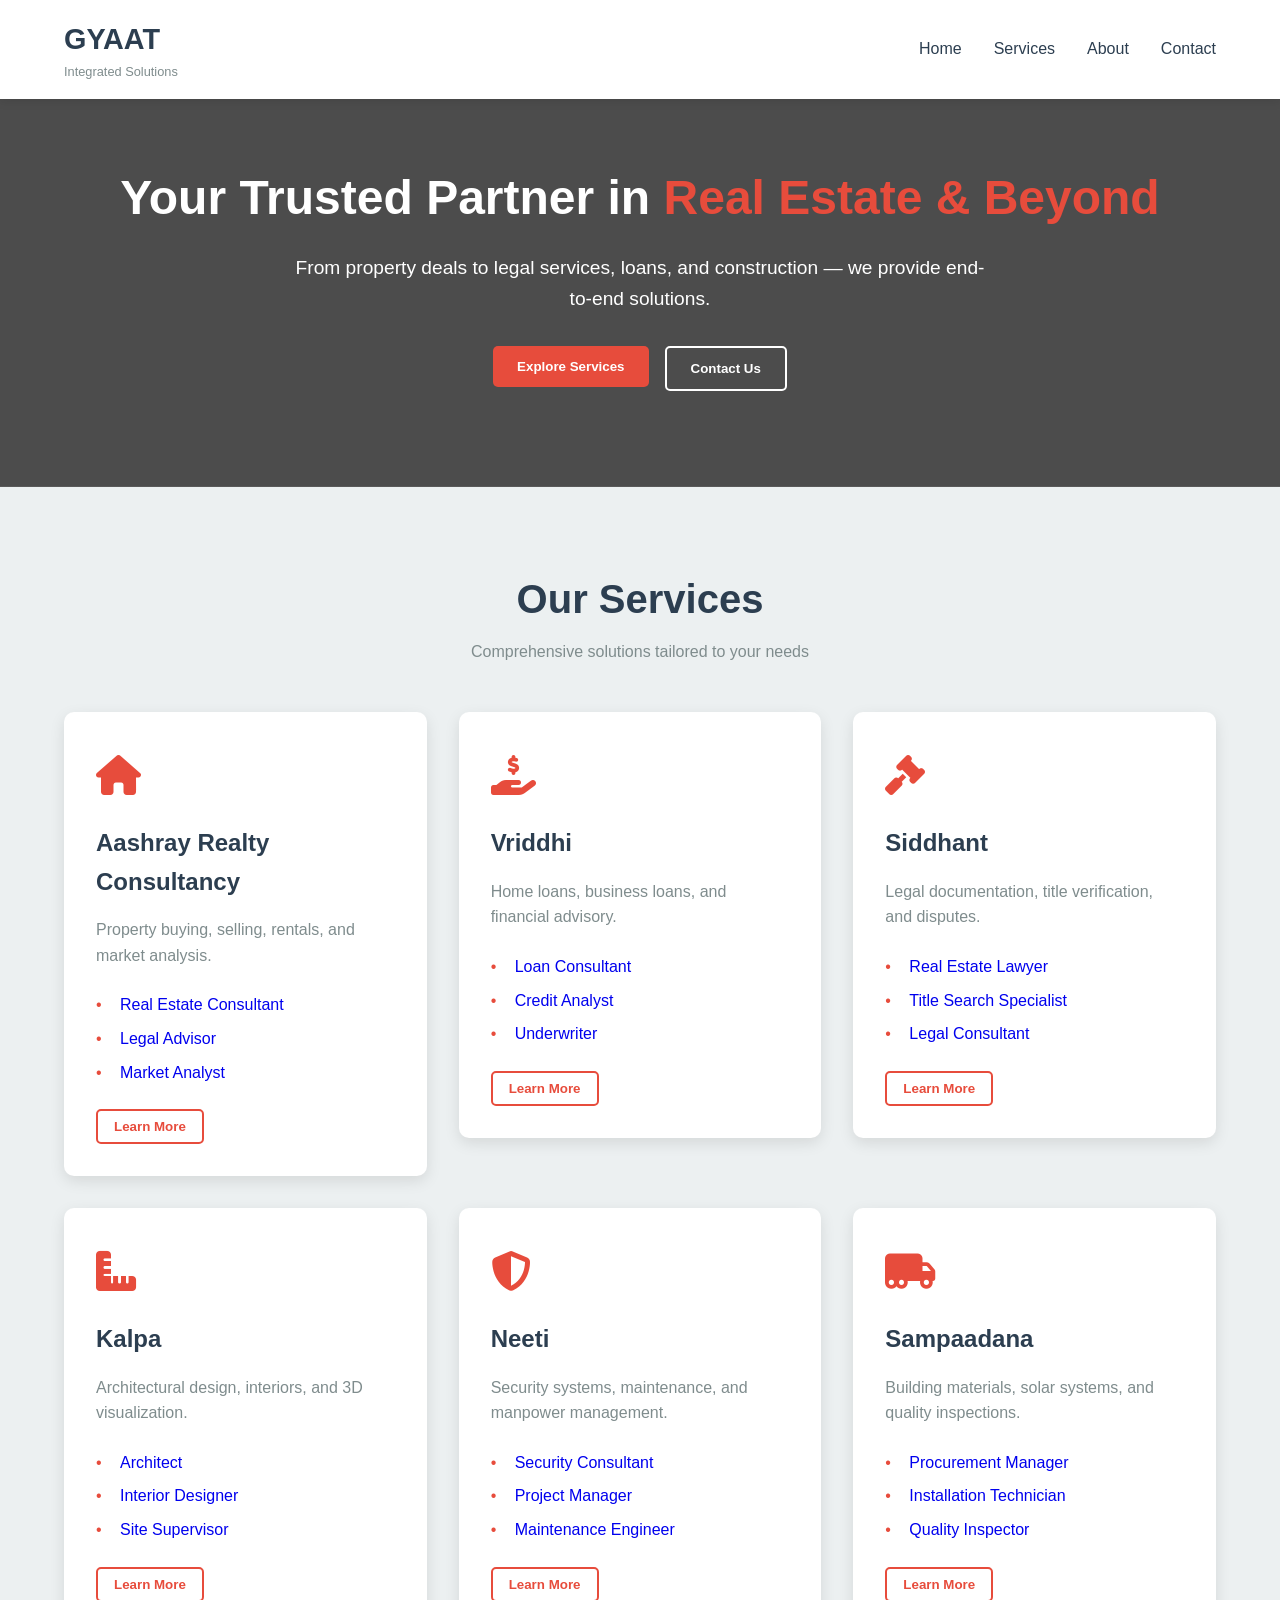
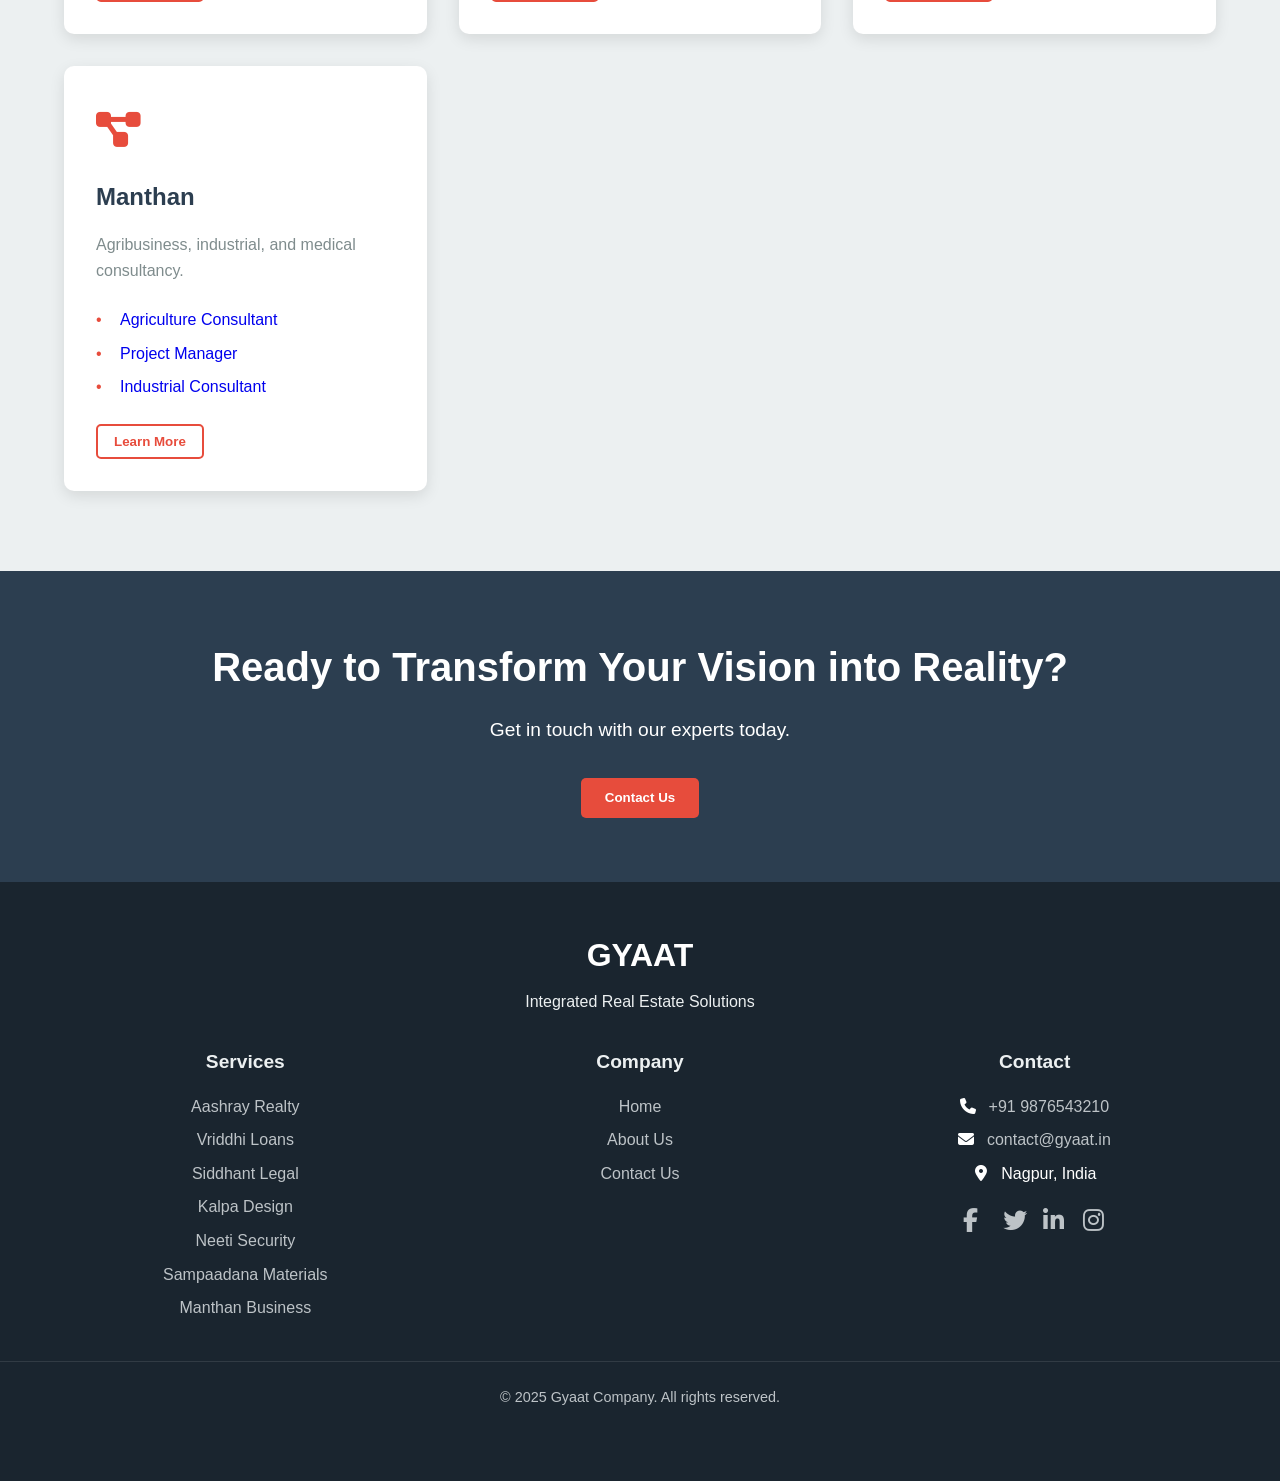
<file: index.html>
<!DOCTYPE html>
<html lang="en">

<head>
    <meta charset="UTF-8">
    <meta name="viewport" content="width=device-width, initial-scale=1.0">
    <title>Gyaat Company - Integrated Real Estate Solutions</title>
    <!-- <link rel="stylesheet" href="style.css"> -->
    <link rel="stylesheet" href="gyaat.css">
    <link rel="stylesheet" href="https://cdnjs.cloudflare.com/ajax/libs/font-awesome/6.4.0/css/all.min.css">
</head>

<body>
    <!-- Header/Navbar -->
    <header>
        <div class="container">
            <div class="logo">
                <h1>GYAAT</h1>
                <p>Integrated Solutions</p>
            </div>
            <nav>
                <ul>
                    <li><a href="#home">Home</a></li>
                    <li><a href="#services">Services</a></li>
                    <li><a href="./commonPages/about.html">About</a></li>
                    <li><a href="./commonPages/contact.html">Contact</a></li>
                </ul>
            </nav>
            <!-- <button class="cta-button">Get a Quote</button> -->
        </div>
    </header>

    <!-- Hero Section -->
    <section id="home" class="hero">
        <div class="container">
            <h1>Your Trusted Partner in <span>Real Estate & Beyond</span></h1>
            <p>From property deals to legal services, loans, and construction — we provide end-to-end solutions.</p>
            <div class="hero-buttons">
                <a href="#services"><button class="primary-button">Explore Services</button></a>
                <a href="./commonPages/contact.html"><button class="secondary-button">Contact Us</button></a>
            </div>
        </div>
    </section>

    <!-- Services Section -->
    <section id="services" class="services">
        <div class="container">
            <h2>Our Services</h2>
            <p class="section-subtitle">Comprehensive solutions tailored to your needs</p>

            <div class="services-grid">
                <!-- Service 1 -->
                <a class="service-card-links" href="./Service/Aashray.html">
                    <div class="service-card">
                        <div class="service-icon">
                            <i class="fas fa-home"></i>
                        </div>
                        <h3>Aashray Realty Consultancy</h3>
                        <p>Property buying, selling, rentals, and market analysis.</p>
                        <ul class="roles-list">
                            <li>Real Estate Consultant</li>
                            <li>Legal Advisor</li>
                            <li>Market Analyst</li>
                        </ul>
                        <button class="learn-more">Learn More</button>
                    </div>
                </a>

                <!-- Service 2 -->
                <a class="service-card-links" href="./Service/Vriddhi.html">
                    <div class="service-card">
                        <div class="service-icon">
                            <i class="fas fa-hand-holding-usd"></i>
                        </div>
                        <h3>Vriddhi</h3>
                        <p>Home loans, business loans, and financial advisory.</p>
                        <ul class="roles-list">
                            <li>Loan Consultant</li>
                            <li>Credit Analyst</li>
                            <li>Underwriter</li>
                        </ul>
                        <button class="learn-more">Learn More</button>
                    </div>
                </a>

                <!-- Repeat for other services (3-7) -->
                <!-- Service 3 -->
                <a class="service-card-links" href="./Service/Siddhant.html">
                    <div class="service-card">
                        <div class="service-icon">
                            <i class="fas fa-gavel"></i>
                        </div>
                        <h3>Siddhant</h3>
                        <p>Legal documentation, title verification, and disputes.</p>
                        <ul class="roles-list">
                            <li>Real Estate Lawyer</li>
                            <li>Title Search Specialist</li>
                            <li>Legal Consultant</li>
                        </ul>
                        <button class="learn-more">Learn More</button>
                    </div>
                </a>

                <!-- Service 4 -->
                <a class="service-card-links" href="./Service/Kalpa.html">
                    <div class="service-card">
                        <div class="service-icon">
                            <i class="fas fa-ruler-combined"></i>
                        </div>
                        <h3>Kalpa</h3>
                        <p>Architectural design, interiors, and 3D visualization.</p>
                        <ul class="roles-list">
                            <li>Architect</li>
                            <li>Interior Designer</li>
                            <li>Site Supervisor</li>
                        </ul>
                        <button class="learn-more">Learn More</button>
                    </div>
                </a>

                <!-- Service 5 -->
                <a class="service-card-links" href="./Service/Neeti.html">
                    <div class="service-card">
                        <div class="service-icon">
                            <i class="fas fa-shield-alt"></i>
                        </div>
                        <h3>Neeti</h3>
                        <p>Security systems, maintenance, and manpower management.</p>
                        <ul class="roles-list">
                            <li>Security Consultant</li>
                            <li>Project Manager</li>
                            <li>Maintenance Engineer</li>
                        </ul>
                        <button class="learn-more">Learn More</button>
                    </div>
                </a>

                <!-- Service 6 -->
                <a class="service-card-links" href="./Service/Sampaadana.html">
                    <div class="service-card">
                        <div class="service-icon">
                            <i class="fas fa-truck-moving"></i>
                        </div>
                        <h3>Sampaadana</h3>
                        <p>Building materials, solar systems, and quality inspections.</p>
                        <ul class="roles-list">
                            <li>Procurement Manager</li>
                            <li>Installation Technician</li>
                            <li>Quality Inspector</li>
                        </ul>
                        <button class="learn-more">Learn More</button>
                    </div>
                </a>

                <!-- Service 7 -->
                <a class="service-card-links" href="./Service/Manthan.html">
                    <div class="service-card">
                        <div class="service-icon">
                            <i class="fas fa-project-diagram"></i>
                        </div>
                        <h3>Manthan</h3>
                        <p>Agribusiness, industrial, and medical consultancy.</p>
                        <ul class="roles-list">
                            <li>Agriculture Consultant</li>
                            <li>Project Manager</li>
                            <li>Industrial Consultant</li>
                        </ul>
                        <button class="learn-more">Learn More</button>
                    </div>
                </a>
            </div>
        </div>
    </section>

    <!-- CTA Section -->
    <section id="contact" class="cta">
        <div class="container">
            <h2>Ready to Transform Your Vision into Reality?</h2>
            <p>Get in touch with our experts today.</p>
            <a href="./commonPages/contact.html"><button class="primary-button">Contact Us</button></a>
        </div>
    </section>

    <!-- Footer -->
    <footer>
        <div class="container">
            <div class="footer-logo">
                <h2>GYAAT</h2>
                <p>Integrated Real Estate Solutions</p>
            </div>
            <div class="footer-links">
                <div class="footer-column">
                    <h4>Services</h4>
                    <ul>
                        <li><a href="./Service/Aashray.html">Aashray Realty</a></li>
                        <li><a href="./Service/Vriddhi.html">Vriddhi Loans</a></li>
                        <li><a href="./Service/Siddhant.html">Siddhant Legal</a></li>
                        <li><a href="./Service/Kalpa.html">Kalpa Design</a></li>
                        <li><a href="./Service/Neeti.html">Neeti Security</a></li>
                        <li><a href="./Service/Sampaadana.html">Sampaadana Materials</a></li>
                        <li><a href="./Service/Manthan.html">Manthan Business</a></li>
                    </ul>
                </div>
                <div class="footer-column">
                    <h4>Company</h4>
                    <ul>
                        <li><a href="./index.html">Home</a></li>
                        <li><a href="./commonPages/about.html">About Us</a></li>
                        <li><a href="./commonPages/contact.html">Contact Us</a></li>
                        <!-- <li><a href="#">Careers</a></li>
                        <li><a href="#">Testimonials</a></li> -->
                    </ul>
                </div>
                <div class="footer-column">
                    <h4>Contact</h4>
                    <ul>
                        <li><i class="fas fa-phone"></i> <a href="tel:+91 9876543210">+91 9876543210</a></li>
                        <li><i class="fas fa-envelope"></i> <a href="mailto:contact@gyaat.in">contact@gyaat.in</a></li>
                        <li><i class="fas fa-map-marker-alt"></i> Nagpur, India</li>
                        <li class="social-links">
                            <a href="#"><i class="fab fa-facebook-f"></i></a>
                            <a href="#"><i class="fab fa-twitter"></i></a>
                            <a href="#"><i class="fab fa-linkedin-in"></i></a>
                            <a href="#"><i class="fab fa-instagram"></i></a>
                        </li>
                    </ul>
                </div>
            </div>
        </div>
        <div class="copyright">
            <p>&copy; 2025 Gyaat Company. All rights reserved.</p>
        </div>
    </footer>
</body>

</html>
</file>
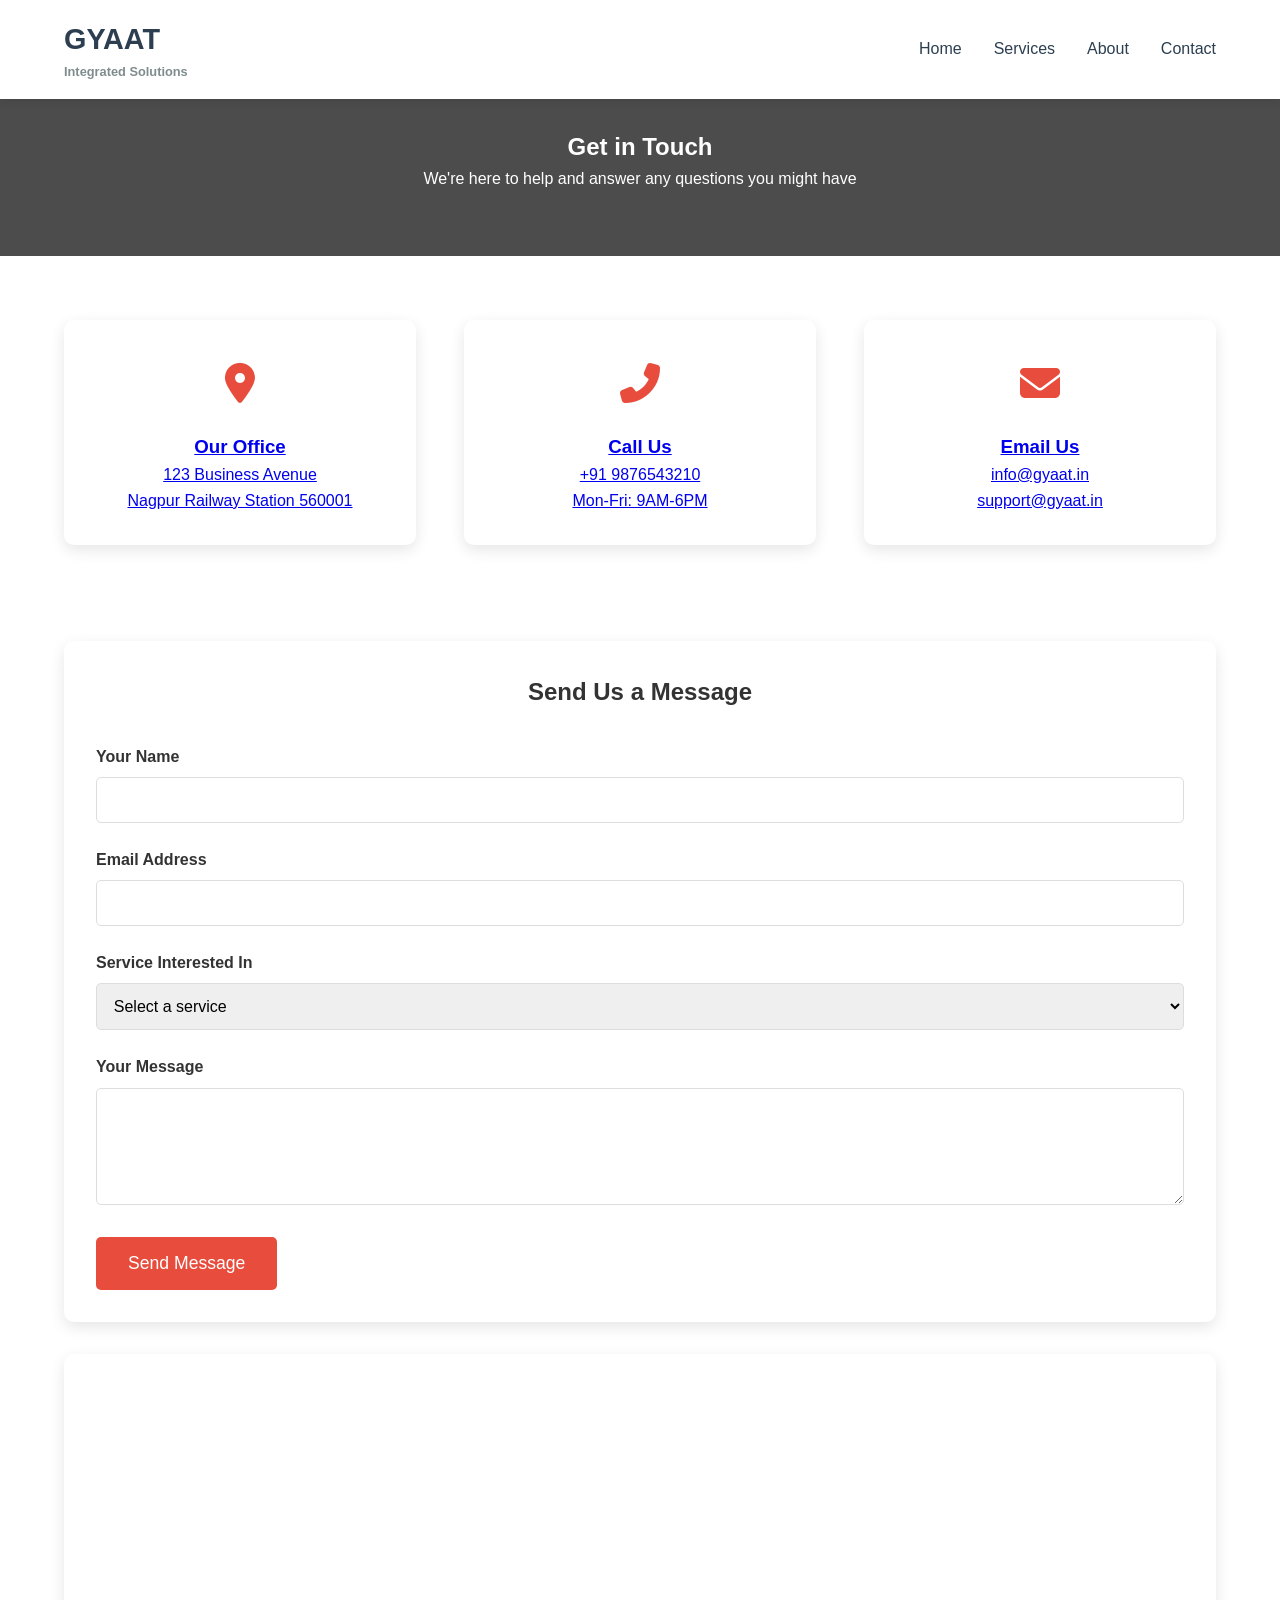
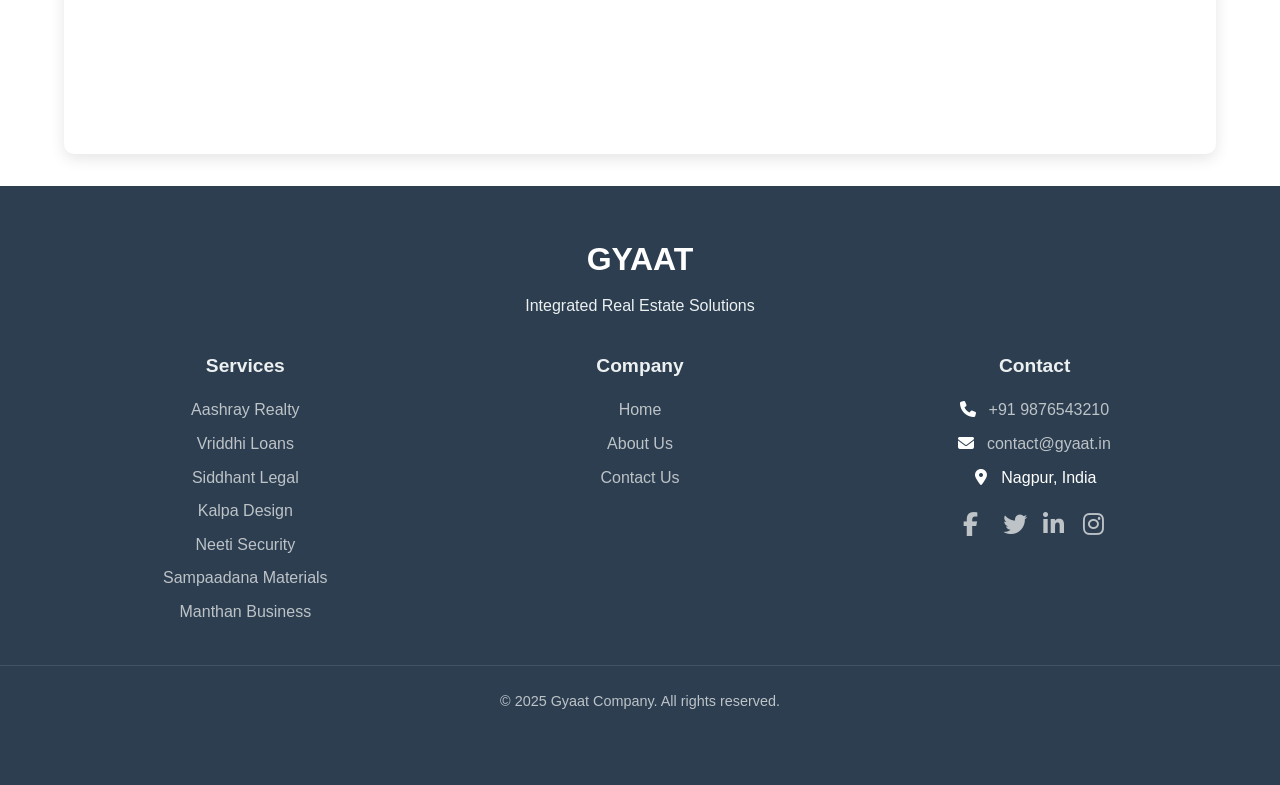
<file: commonPages/contact.html>
<!DOCTYPE html>
<html lang="en">
<head>
    <meta charset="UTF-8">
    <meta name="viewport" content="width=device-width, initial-scale=1.0">
    <title>Contact Us | Gyaat</title>
    <link rel="stylesheet" href="../gyaat.css">
    <link rel="stylesheet" href="https://cdnjs.cloudflare.com/ajax/libs/font-awesome/6.4.0/css/all.min.css">
    <style>
        :root {
            --primary: #2c3e50;
            --secondary: #e74c3c;
            --accent: #3498db;
            --light: #ecf0f1;
        }
        body {
            font-family: 'Segoe UI', Tahoma, Geneva, Verdana, sans-serif;
            margin: 0;
            color: #333;
            line-height: 1.6;
        }
        .container {
            width: 90%;
            max-width: 1200px;
            margin: 0 auto;
        }
        /* Header (Same as other pages) */
        header {
            background: white;
            box-shadow: 0 2px 10px rgba(0,0,0,0.1);
            position: fixed;
            width: 100%;
            z-index: 1000;
        }
        .header-container {
            display: flex;
            justify-content: space-between;
            align-items: center;
            padding: 1rem 0;
        }
        .logo {
            color: var(--primary);
            font-weight: 700;
            font-size: 1.8rem;
        }
        /* Hero */
        .contact-hero {
            background: linear-gradient(rgba(0,0,0,0.7), rgba(0,0,0,0.7)), 
                        url('https://images.unsplash.com/photo-1486312338219-ce68d2c6f44d?ixlib=rb-1.2.1&auto=format&fit=crop&w=1350&q=80');
            background-size: cover;
            background-position: center;
            color: white;
            padding: 8rem 0 4rem;
            text-align: center;
        }
        /* Contact Grid */
        .contact-grid {
            display: grid;
            grid-template-columns: repeat(auto-fit, minmax(300px, 1fr));
            gap: 3rem;
            padding: 4rem 0;
        }
        .contact-card {
            background: white;
            border-radius: 10px;
            padding: 2rem;
            box-shadow: 0 5px 15px rgba(0,0,0,0.1);
            text-align: center;
            transition: transform 0.3s;
        }
        .contact-card:hover {
            transform: translateY(-10px);
        }
        .contact-icon {
            font-size: 2.5rem;
            color: var(--secondary);
            margin-bottom: 1rem;
        }
        /* Contact Form */
        .contact-form {
            background: white;
            border-radius: 10px;
            padding: 2rem;
            box-shadow: 0 5px 15px rgba(0,0,0,0.1);
            margin: 2rem auto;
        }
        .form-group {
            margin-bottom: 1.5rem;
        }
        .form-group label {
            display: block;
            margin-bottom: 0.5rem;
            font-weight: 600;
        }
        .form-group input, 
        .form-group textarea,
        .form-group select {
            width: 100%;
            padding: 0.8rem;
            border: 1px solid #ddd;
            border-radius: 5px;
            font-size: 1rem;
        }
        .form-submit {
            background: var(--secondary);
            color: white;
            border: none;
            padding: 1rem 2rem;
            font-size: 1.1rem;
            border-radius: 5px;
            cursor: pointer;
            transition: background 0.3s;
        }
        .form-submit:hover {
            background: #c0392b;
        }
        /* Map */
        .map-container {
            height: 400px;
            border-radius: 10px;
            overflow: hidden;
            margin: 3rem 0;
            box-shadow: 0 5px 15px rgba(0,0,0,0.1);
        }
        /* Footer */
        footer {
            background: var(--primary);
            color: white;
            padding: 3rem 0;
            text-align: center;
        }
        .social-links {
            display: flex;
            justify-content: center;
            gap: 1rem;
            margin: 1rem 0;
        }
        .social-links a {
            color: white;
            font-size: 1.5rem;
            transition: color 0.3s;
        }
        .social-links a:hover {
            color: var(--accent);
        }
    </style>
</head>
<body>
    <header>
        <div class="container">
            <div class="logo">
                <h1>GYAAT</h1>
                <p>Integrated Solutions</p>
            </div>
            <nav>
                <ul>
                    <li><a href="../index.html">Home</a></li>
                    <li><a href="../index.html">Services</a></li>
                    <li><a href="./about.html">About</a></li>
                    <li><a href="./contact.html">Contact</a></li>
                </ul>
            </nav>
            <!-- <button class="cta-button">Get a Quote</button> -->
        </div>
    </header>

    <section class="contact-hero">
        <div class="container">
            <h1>Get in Touch</h1>
            <p>We're here to help and answer any questions you might have</p>
        </div>
    </section>

    <div class="container">
        <div class="contact-grid">
            <a href="#map" class="contact-card">
                <div class="contact-icon">
                    <i class="fas fa-map-marker-alt"></i>
                </div>
                <h3>Our Office</h3>
                <p>123 Business Avenue<br>Nagpur Railway Station 560001</p>
            </a>
            <a href="tel:9876543210" class="contact-card">
                <div class="contact-icon">
                    <i class="fas fa-phone-alt"></i>
                </div>
                <h3>Call Us</h3>
                <p>+91 9876543210<br>Mon-Fri: 9AM-6PM</p>
            </a>
            <a href="mailto:info@gyaat.in" class="contact-card">
                <div class="contact-icon">
                    <i class="fas fa-envelope"></i>
                </div>
                <h3>Email Us</h3>
                <p>info@gyaat.in<br>support@gyaat.in</p>
            </a>
        </div>

        <div class="contact-form">
            <h2 style="text-align: center; margin-bottom: 2rem;">Send Us a Message</h2>
            <form id="contactForm">
                <div class="form-group">
                    <label for="name">Your Name</label>
                    <input type="text" id="name" required>
                </div>
                <div class="form-group">
                    <label for="email">Email Address</label>
                    <input type="email" id="email" required>
                </div>
                <div class="form-group">
                    <label for="service">Service Interested In</label>
                    <select id="service">
                        <option value="">Select a service</option>
                        <option value="realty">Aashray Realty</option>
                        <option value="loans">Vriddhi Loans</option>
                        <option value="legal">Siddhant Legal</option>
                    </select>
                </div>
                <div class="form-group">
                    <label for="message">Your Message</label>
                    <textarea id="message" rows="5" required></textarea>
                </div>
                <button type="submit" class="form-submit">Send Message</button>
            </form>
        </div>

        <!-- <div class="map-container">
            <iframe src="https://www.google.com/maps/embed?pb=!1m18!1m12!1m3!1d3888.01307444704!2d77.5942773153461!3d12.9724149908565!2m3!1f0!2f0!3f0!3m2!1i1024!2i768!4f13.1!3m3!1m2!1s0x3bae1670c9b44e6d%3A0xf5df53c8e64b9c3e!2sBangalore%20Fort!5e0!3m2!1sen!2sin!4v1623930383963!5m2!1sen!2sin" 
                    width="100%" height="100%" style="border:0;" allowfullscreen="" loading="lazy"></iframe>
        </div> -->

        <div id="map" class="map-container" style="border-radius: 10px; overflow: hidden; box-shadow: 0 5px 15px rgba(0,0,0,0.1); margin: 2rem 0;">
            <iframe src="https://www.google.com/maps/embed?pb=!1m18!1m12!1m3!1d3721.966053370722!2d79.0878703154026!3d21.15127198595441!2m3!1f0!2f0!3f0!3m2!1i1024!2i768!4f13.1!3m3!1m2!1s0x3bd4c0c3d6d7baf9%3A0x9078aa5aff1b93e4!2sNagpur%20Railway%20Station!5e0!3m2!1sen!2sin!4v1689345672349!5m2!1sen!2sin" 
                    width="100%" 
                    height="400" 
                    style="border:0;" 
                    allowfullscreen="" 
                    loading="lazy">
            </iframe>
        </div>
    </div>

    <footer>
        <div class="container">
            <div class="footer-logo">
                <h2>GYAAT</h2>
                <p>Integrated Real Estate Solutions</p>
            </div>
            <div class="footer-links">
                <div class="footer-column">
                    <h4>Services</h4>
                    <ul>
                        <li><a href="../Service/Aashray.html">Aashray Realty</a></li>
                        <li><a href="../Service/Vriddhi.html">Vriddhi Loans</a></li>
                        <li><a href="../Service/Siddhant.html">Siddhant Legal</a></li>
                        <li><a href="../Service/Kalpa.html">Kalpa Design</a></li>
                        <li><a href="../Service/Neeti.html">Neeti Security</a></li>
                        <li><a href="../Service/Sampaadana.html">Sampaadana Materials</a></li>
                        <li><a href="../Service/Manthan.html">Manthan Business</a></li>
                    </ul>
                </div>
                <div class="footer-column">
                    <h4>Company</h4>
                    <ul>
                        <li><a href="../index.html">Home</a></li>
                        <li><a href="./about.html">About Us</a></li>
                        <li><a href="./contact.html">Contact Us</a></li>
                    </ul>
                </div>
                <div class="footer-column">
                    <h4>Contact</h4>
                    <ul>
                        <li><i class="fas fa-phone"></i> <a href="tel:+91 9876543210">+91 9876543210</a></li>
                        <li><i class="fas fa-envelope"></i> <a href="mailto:name@email.com">contact@gyaat.in</a></li>
                        <li><i class="fas fa-map-marker-alt"></i> Nagpur, India</li>
                        <li class="social-links">
                            <a href="#"><i class="fab fa-facebook-f"></i></a>
                            <a href="#"><i class="fab fa-twitter"></i></a>
                            <a href="#"><i class="fab fa-linkedin-in"></i></a>
                            <a href="#"><i class="fab fa-instagram"></i></a>
                        </li>
                    </ul>
                </div>
            </div>
        </div>
        <div class="copyright">
            <p>&copy; 2025 Gyaat Company. All rights reserved.</p>
        </div>
    </footer>

    <script>
        document.getElementById('contactForm').addEventListener('submit', function(e) {
            e.preventDefault();
            alert('Thank you for your message! We will contact you within 24 hours.');
            this.reset();
        });
    </script>
</body>
</html>
</file>
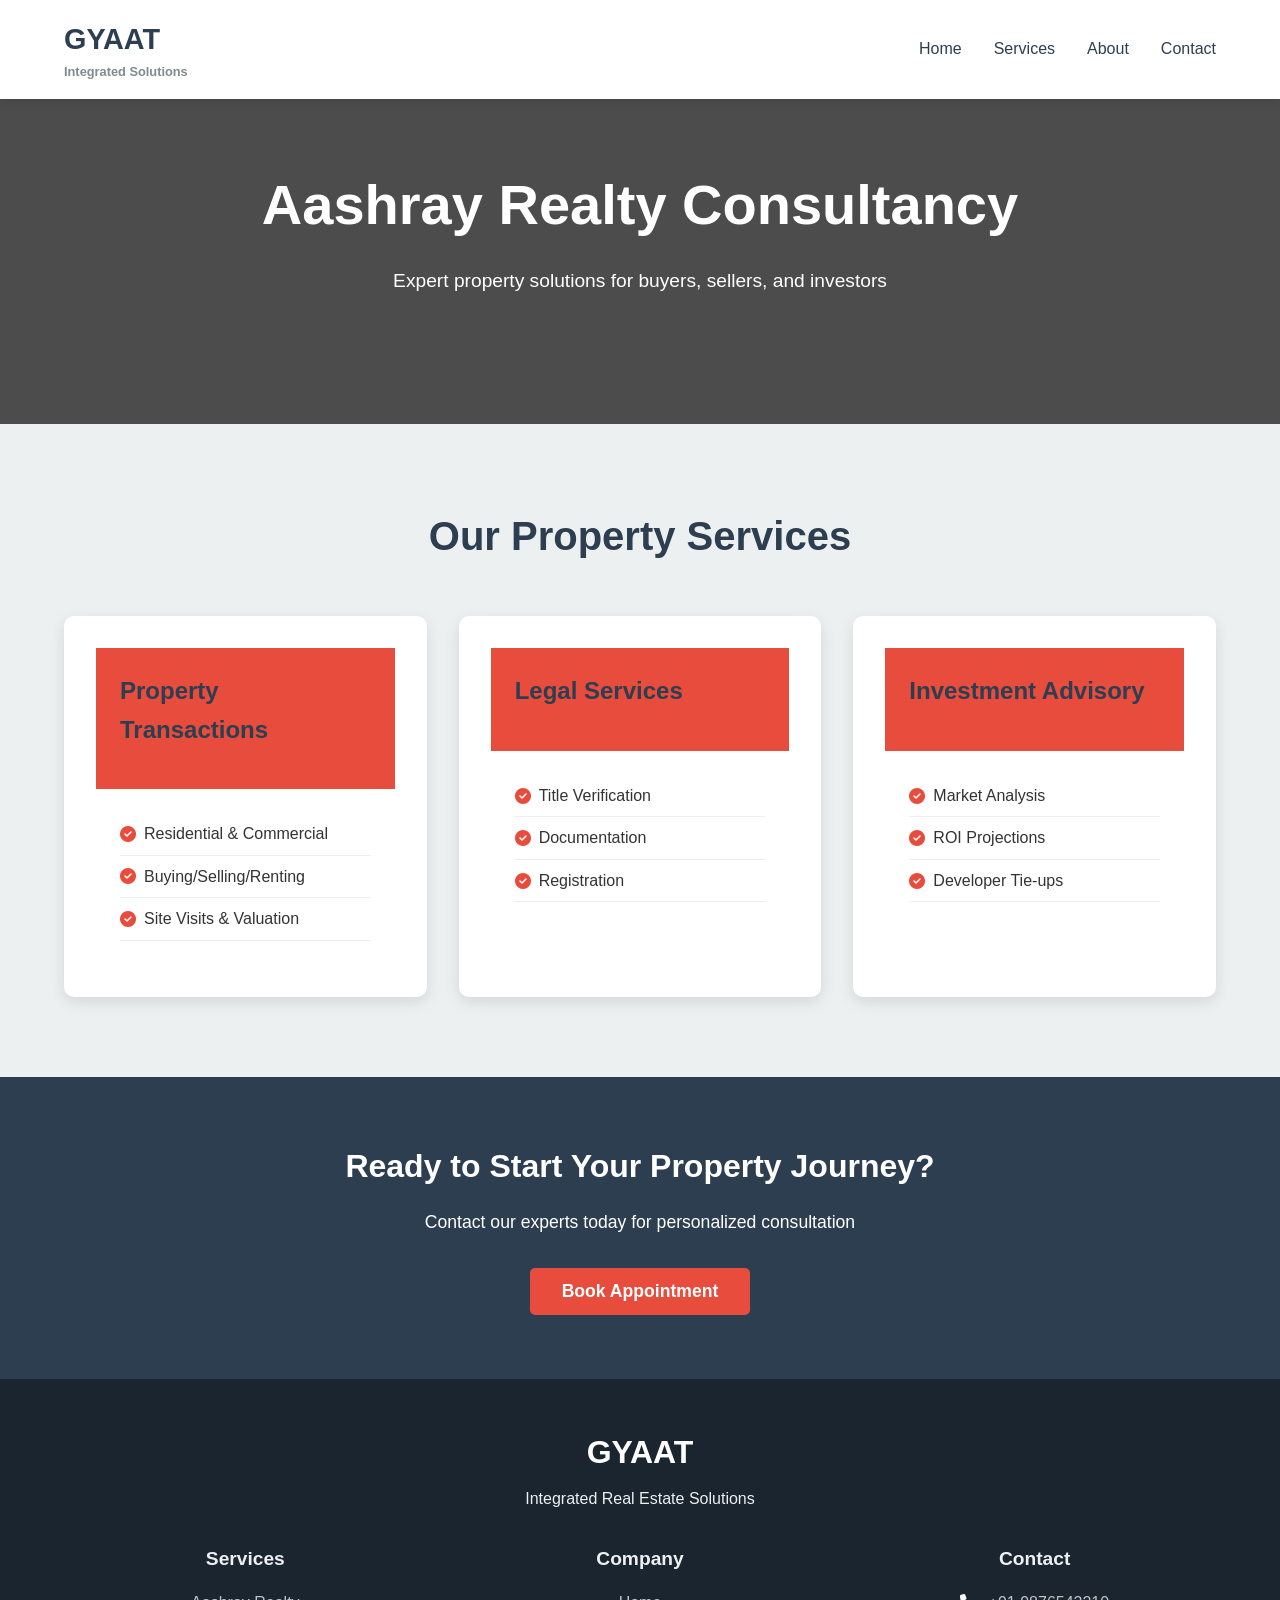
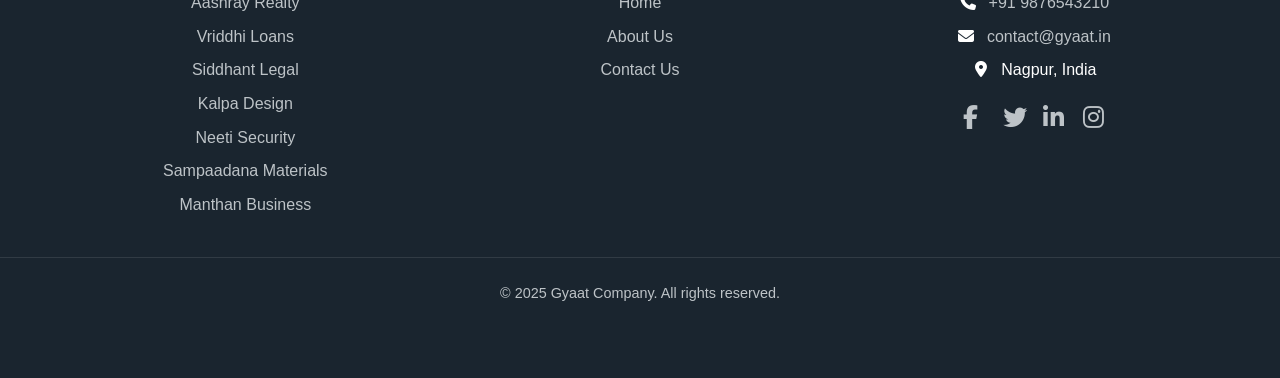
<file: Service/Aashray.html>
<!DOCTYPE html>
<html lang="en">
<head>
    <meta charset="UTF-8">
    <meta name="viewport" content="width=device-width, initial-scale=1.0">
    <title>Aashray Realty Consultancy | Gyaat</title>
    <link rel="stylesheet" href="../gyaat.css">
    <link rel="stylesheet" href="https://cdnjs.cloudflare.com/ajax/libs/font-awesome/6.4.0/css/all.min.css">
    
    <style>
        :root {
            --primary: #e74c3c;
            --secondary: #2c3e50;
            --accent: #f39c12;
            --light: #ecf0f1;
        }
        body {
            font-family: 'Segoe UI', Tahoma, Geneva, Verdana, sans-serif;
            margin: 0;
            color: #333;
            line-height: 1.6;
        }
        .container {
            width: 90%;
            max-width: 1200px;
            margin: 0 auto;
        }
        /* Header */
        header {
            background: white;
            box-shadow: 0 2px 10px rgba(0,0,0,0.1);
            position: fixed;
            width: 100%;
            z-index: 1000;
        }
        .header-container {
            display: flex;
            justify-content: space-between;
            align-items: center;
            padding: 1rem 0;
        }
        .logo {
            color: var(--secondary);
            font-weight: 700;
            font-size: 1.8rem;
        }
        nav ul {
            display: flex;
            list-style: none;
        }
        nav ul li {
            margin-left: 2rem;
        }
        nav ul li a {
            text-decoration: none;
            color: var(--secondary);
            font-weight: 500;
            transition: color 0.3s;
        }
        nav ul li a:hover {
            color: var(--primary);
        }
        /* Hero */
        .hero {
            background: linear-gradient(rgba(0,0,0,0.7), rgba(0,0,0,0.7)), 
                        url('https://images.unsplash.com/photo-1560518883-ce09059eeffa?ixlib=rb-1.2.1&auto=format&fit=crop&w=1350&q=80');
            background-size: cover;
            background-position: center;
            color: white;
            padding: 10rem 0 6rem;
            text-align: center;
        }
        .hero h1 {
            font-size: 3.5rem;
            margin-bottom: 1rem;
        }
        .hero p {
            font-size: 1.2rem;
            max-width: 700px;
            margin: 0 auto 2rem;
        }
        /* Service Cards */
        .services {
            padding: 5rem 0;
        }
        .services-grid {
            display: grid;
            grid-template-columns: repeat(auto-fit, minmax(300px, 1fr));
            gap: 2rem;
            margin-top: 3rem;
        }
        .service-card {
            background: white;
            border-radius: 10px;
            overflow: hidden;
            box-shadow: 0 5px 15px rgba(0,0,0,0.1);
            transition: transform 0.3s;
        }
        .service-card:hover {
            transform: translateY(-10px);
        }
        .card-header {
            background: var(--primary);
            color: white;
            padding: 1.5rem;
        }
        .card-body {
            padding: 1.5rem;
        }
        .card-body ul {
            list-style: none;
            padding: 0;
        }
        .card-body ul li {
            padding: 0.5rem 0;
            border-bottom: 1px solid #eee;
            display: flex;
            align-items: center;
        }
        .card-body ul li i {
            margin-right: 0.5rem;
            color: var(--primary);
        }
        
        /* CTA */
        .cta {
            background: var(--secondary);
            color: white;
            text-align: center;
            padding: 4rem 0;
        }
        .cta-button {
            background: var(--primary);
            color: white;
            border: none;
            padding: 0.8rem 2rem;
            border-radius: 5px;
            font-size: 1.1rem;
            cursor: pointer;
            transition: background 0.3s;
        }
        .cta-button:hover {
            background: #c0392b;
        }
        /* Footer */
        footer {
            background: #1a252f;
            color: white;
            padding: 3rem 0;
            text-align: center;
        }
    </style>

</head>
<body>
    <!-- <header>
        <div class="container header-container">
            <div class="logo">GYAAT</div>
            <nav>
                <ul>
                    <li><a href="index.html">Home</a></li>
                    <li><a href="#services">Services</a></li>
                    <li><a href="#contact">Contact</a></li>
                </ul>
            </nav>
        </div>
    </header> -->

    <header>
      <div class="container">
          <div class="logo">
              <h1>GYAAT</h1>
              <p>Integrated Solutions</p>
          </div>
          <nav>
              <ul>
                  <li><a href="../index.html">Home</a></li>
                  <li><a href="#services">Services</a></li>
                  <li><a href="../commonPages/about.html">About</a></li>
                  <li><a href="../commonPages/contact.html">Contact</a></li>
              </ul>
          </nav>
          <!-- <button class="cta-button">Get a Quote</button> -->
      </div>
  </header>

    <section class="hero">
        <div class="container">
            <h1>Aashray Realty Consultancy</h1>
            <p>Expert property solutions for buyers, sellers, and investors</p>
        </div>
    </section>

    <section class="services" id="services">
        <div class="container">
            <h2 style="text-align: center; font-size: 2.5rem; color: var(--secondary);">Our Property Services</h2>
            <div class="services-grid">
                <div class="service-card">
                    <div class="card-header">
                        <h3>Property Transactions</h3>
                    </div>
                    <div class="card-body">
                        <ul>
                            <li><i class="fas fa-check-circle"></i> Residential & Commercial</li>
                            <li><i class="fas fa-check-circle"></i> Buying/Selling/Renting</li>
                            <li><i class="fas fa-check-circle"></i> Site Visits & Valuation</li>
                        </ul>
                    </div>
                </div>
                <div class="service-card">
                    <div class="card-header">
                        <h3>Legal Services</h3>
                    </div>
                    <div class="card-body">
                        <ul>
                            <li><i class="fas fa-check-circle"></i> Title Verification</li>
                            <li><i class="fas fa-check-circle"></i> Documentation</li>
                            <li><i class="fas fa-check-circle"></i> Registration</li>
                        </ul>
                    </div>
                </div>
                <div class="service-card">
                    <div class="card-header">
                        <h3>Investment Advisory</h3>
                    </div>
                    <div class="card-body">
                        <ul>
                            <li><i class="fas fa-check-circle"></i> Market Analysis</li>
                            <li><i class="fas fa-check-circle"></i> ROI Projections</li>
                            <li><i class="fas fa-check-circle"></i> Developer Tie-ups</li>
                        </ul>
                    </div>
                </div>
            </div>
        </div>
    </section>

    <section class="cta" id="contact">
        <div class="container">
            <h2 style="font-size: 2rem; margin-bottom: 1rem;">Ready to Start Your Property Journey?</h2>
            <p style="margin-bottom: 2rem; font-size: 1.1rem;">Contact our experts today for personalized consultation</p>
            <button class="cta-button">Book Appointment</button>
        </div>
    </section>

    <!-- <footer>
        <div class="container">
            <p>&copy; 2023 Gyaat Company. All rights reserved.</p>
        </div>
    </footer> -->

    <footer>
        <div class="container">
            <div class="footer-logo">
                <h2>GYAAT</h2>
                <p>Integrated Real Estate Solutions</p>
            </div>
            <div class="footer-links">
                <div class="footer-column">
                    <h4>Services</h4>
                    <ul>
                        <li><a href="Aashray.html">Aashray Realty</a></li>
                      <li><a href="Vriddhi.html">Vriddhi Loans</a></li>
                      <li><a href="Siddhant.html">Siddhant Legal</a></li>
                      <li><a href="Kalpa.html">Kalpa Design</a></li>
                      <li><a href="Neeti.html">Neeti Security</a></li>
                      <li><a href="Sampaadana.html">Sampaadana Materials</a></li>
                      <li><a href="Manthan.html">Manthan Business</a></li>
                    </ul>
                </div>
                <div class="footer-column">
                    <h4>Company</h4>
                    <ul>
                        <li><a href="../index.html">Home</a></li>
                        <li><a href="../commonPages/about.html">About Us</a></li>
                        <li><a href="../commonPages/contact.html">Contact Us</a></li>
                        <!-- <li><a href="#">Careers</a></li>
                        <li><a href="#">Testimonials</a></li> -->
                    </ul>

                   
                </div>
                <div class="footer-column">
                    <h4>Contact</h4>
                    <ul>
                        <li><i class="fas fa-phone"></i> <a href="tel:+91 9876543210">+91 9876543210</a></li>
                        <li><i class="fas fa-envelope"></i> <a href="mailto:contact@gyaat.in">contact@gyaat.in</a></li>
                        <li><i class="fas fa-map-marker-alt"></i> Nagpur, India</li>
                        <li class="social-links">
                            <a href="#"><i class="fab fa-facebook-f"></i></a>
                            <a href="#"><i class="fab fa-twitter"></i></a>
                            <a href="#"><i class="fab fa-linkedin-in"></i></a>
                            <a href="#"><i class="fab fa-instagram"></i></a>
                        </li>
                    </ul>
                </div>
            </div>
        </div>
        <div class="copyright">
            <p>&copy; 2025 Gyaat Company. All rights reserved.</p>
        </div>
    </footer>
</body>
</html>
</file>
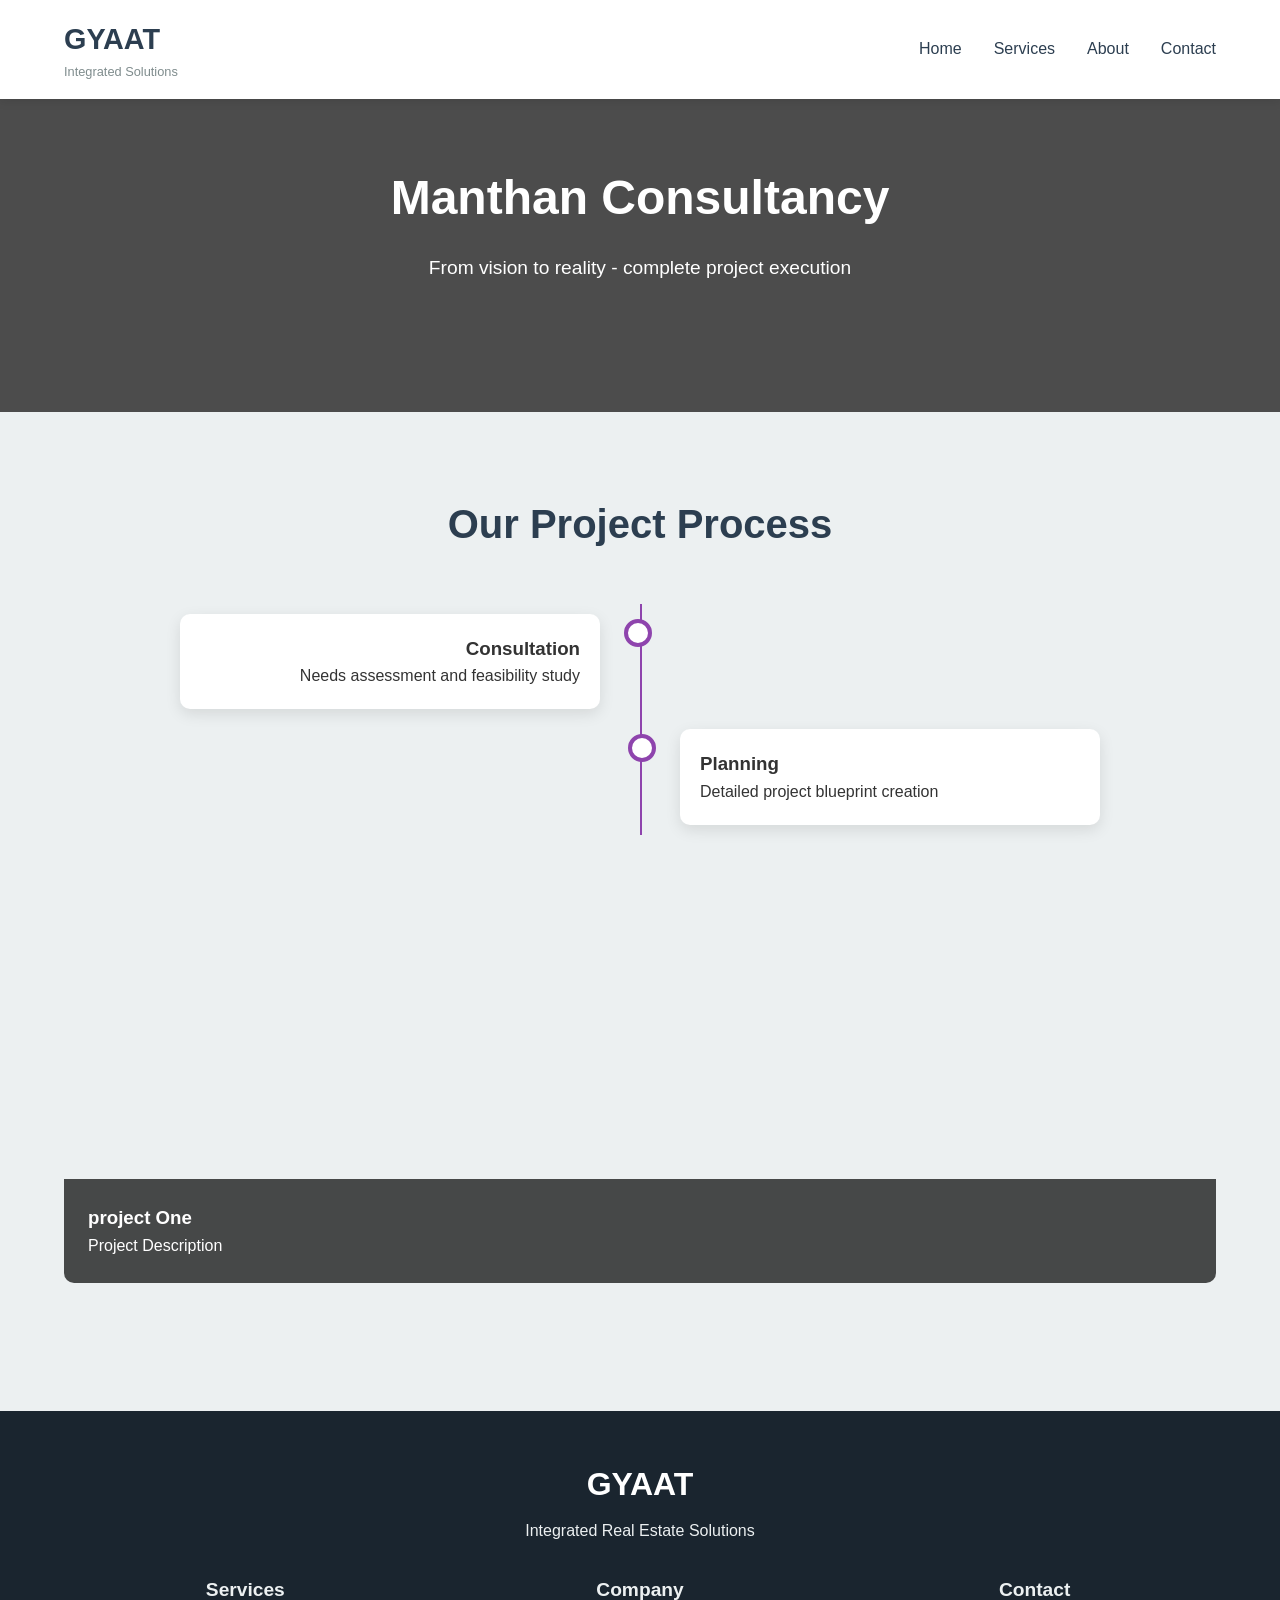
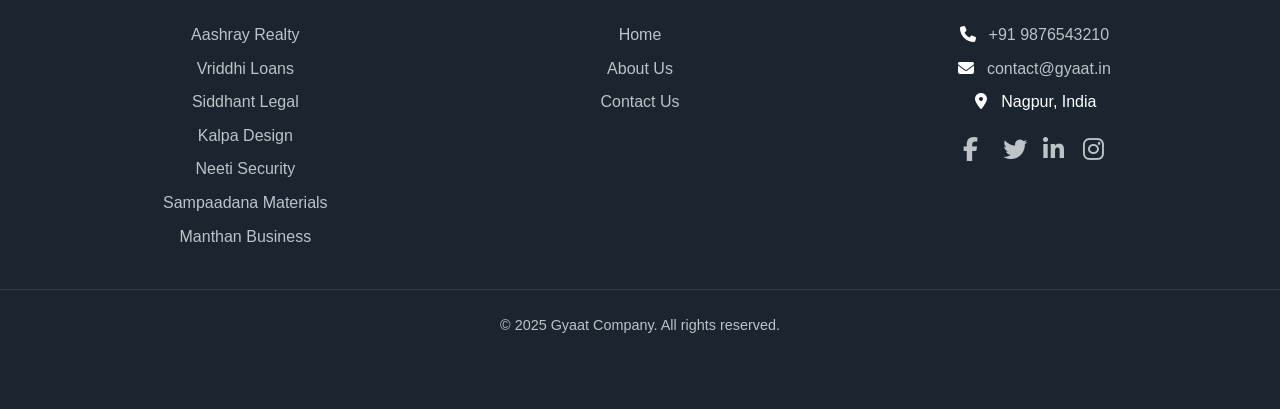
<file: Service/Manthan.html>
<!DOCTYPE html>
<html lang="en">
<head>
    <meta charset="UTF-8">
    <meta name="viewport" content="width=device-width, initial-scale=1.0">
    <title>Manthan Consultancy | Gyaat</title>
    <link rel="stylesheet" href="../gyaat.css">
    <link rel="stylesheet" href="https://cdnjs.cloudflare.com/ajax/libs/font-awesome/6.4.0/css/all.min.css">
    <link rel="stylesheet" href="https://cdn.jsdelivr.net/npm/swiper@9/swiper-bundle.min.css">
    <style>
        :root {
            --primary: #8e44ad;
            --secondary: #2c3e50;
        }
        
        .hero {
            background: linear-gradient(rgba(0,0,0,0.7), rgba(0,0,0,0.7)), 
                        url('https://images.unsplash.com/photo-1454165804606-c3d57bc86b40?ixlib=rb-1.2.1&auto=format&fit=crop&w=1350&q=80');
        }
        
        /* Project Timeline */
        .timeline {
            position: relative;
            max-width: 1000px;
            margin: 3rem auto;
        }
        .timeline::after {
            content: '';
            position: absolute;
            width: 2px;
            background: var(--primary);
            top: 0;
            bottom: 0;
            left: 50%;
        }
        .timeline-item {
            padding: 10px 40px;
            position: relative;
            width: 50%;
            box-sizing: border-box;
        }
        .timeline-item::after {
            content: '';
            position: absolute;
            width: 20px;
            height: 20px;
            background: white;
            border: 4px solid var(--primary);
            border-radius: 50%;
            top: 15px;
            z-index: 1;
        }
        .left {
            left: 0;
            text-align: right;
        }
        .right {
            left: 50%;
        }
        .left::after {
            right: -12px;
        }
        .right::after {
            left: -12px;
        }
        .timeline-content {
            padding: 20px;
            background: white;
            border-radius: 10px;
            box-shadow: 0 5px 15px rgba(0,0,0,0.1);
        }
        
        /* Consultation Booking */
        .booking-calendar {
            display: grid;
            grid-template-columns: 1fr 1fr;
            gap: 2rem;
            margin: 3rem auto;
            max-width: 1000px;
        }
        .calendar-widget {
            background: white;
            border-radius: 10px;
            padding: 1.5rem;
            box-shadow: 0 5px 15px rgba(0,0,0,0.1);
        }
        .time-slots {
            display: grid;
            grid-template-columns: repeat(3, 1fr);
            gap: 0.5rem;
            margin-top: 1rem;
        }
        .time-slot {
            background: #f8f9fa;
            border: 1px solid #ddd;
            padding: 0.5rem;
            text-align: center;
            border-radius: 5px;
            cursor: pointer;
            transition: all 0.3s;
        }
        .time-slot:hover {
            background: var(--primary);
            color: white;
        }
        .time-slot.selected {
            background: var(--primary);
            color: white;
            border-color: var(--primary);
        }
        /* slider */

        .systems-slider {
            margin: 3rem auto;
            width: 100%;
        }
        .swiper {
            width: 100%;
            height: 400px;
            border-radius: 10px;
            overflow: hidden;
        }
        .swiper-slide {
            background-size: cover;
            background-position: center;
            display: flex;
            align-items: flex-end;
        }
        .slide-content {
            background: rgba(0,0,0,0.7);
            color: white;
            padding: 1.5rem;
            width: 100%;
        }

         /* Footer */
         footer {
            background: #1a252f;
            color: white;
            padding: 3rem 0;
            text-align: center;
        }
    </style>
</head>
<body>
    <header>
        <div class="container">
            <div class="logo">
                <h1>GYAAT</h1>
                <p>Integrated Solutions</p>
            </div>
            <nav>
                <ul>
                    <li><a href="../index.html">Home</a></li>
                    <li><a href="#services">Services</a></li>
                    <li><a href="../commonPages/about.html">About</a></li>
                    <li><a href="../commonPages/contact.html">Contact</a></li>
                </ul>
            </nav>
            <!-- <button class="cta-button">Get a Quote</button> -->
        </div>
    </header>

    <section class="hero">
        <div class="container">
            <h1>Manthan Consultancy</h1>
            <p>From vision to reality - complete project execution</p>
        </div>
    </section>

    <section class="services">
        <div class="container">
            <h2>Our Project Process</h2>
            
            <!-- Project Timeline -->
            <div class="timeline">
                <div class="timeline-item left">
                    <div class="timeline-content">
                        <h3>Consultation</h3>
                        <p>Needs assessment and feasibility study</p>
                    </div>
                </div>
                <div class="timeline-item right">
                    <div class="timeline-content">
                        <h3>Planning</h3>
                        <p>Detailed project blueprint creation</p>
                    </div>
                </div>
                <!-- More timeline items -->
            </div>
            
            <!-- Consultation Booking -->
            <!-- <div class="booking-calendar">
                <div class="calendar-widget">
                    <h3>Book Consultation</h3>
                    <div id="calendar"></div>
                </div>
                <div class="calendar-widget">
                    <h3>Available Time Slots</h3>
                    <div class="time-slots">
                        <div class="time-slot">9:00 AM</div>
                        <div class="time-slot">11:00 AM</div>
                        <div class="time-slot">2:00 PM</div>
                    </div>
                    <button class="cta-button" style="width: 100%; margin-top: 1rem;">Confirm Booking</button>
                </div>
            </div> -->
            
            <!-- Project Gallery Slider -->
            <div class="systems-slider">
                <div class="swiper">
                    <div class="swiper-wrapper">
                        <div class="swiper-slide" style="background-image: url('https://images.unsplash.com/photo-1542621334-a254cf47733d?q=80&w=1470&auto=format&fit=crop&ixlib=rb-4.0.3&ixid=M3wxMjA3fDB8MHxwaG90by1wYWdlfHx8fGVufDB8fHx8fA%3D%3D')">
                            <div class="slide-content">
                                <h3>project One</h3>
                                <p> Project Description</p>
                            </div>
                        </div>
                        <div class="swiper-slide" style="background-image: url('https://images.unsplash.com/photo-1552664730-d307ca884978?q=80&w=1470&auto=format&fit=crop&ixlib=rb-4.0.3&ixid=M3wxMjA3fDB8MHxwaG90by1wYWdlfHx8fGVufDB8fHx8fA%3D%3D')">
                            <div class="slide-content">
                                <h3>Access Control</h3>
                                <p>Biometric and card-based entry systems</p>
                            </div>
                        </div>
                    </div>
                    <div class="swiper-pagination"></div>
                </div>
            </div>
        </div>
    </section>

    <footer>
        <div class="container">
            <div class="footer-logo">
                <h2>GYAAT</h2>
                <p>Integrated Real Estate Solutions</p>
            </div>
            <div class="footer-links">
                <div class="footer-column">
                    <h4>Services</h4>
                    <ul>
                        <li><a href="Aashray.html">Aashray Realty</a></li>
                      <li><a href="Vriddhi.html">Vriddhi Loans</a></li>
                      <li><a href="Siddhant.html">Siddhant Legal</a></li>
                      <li><a href="Kalpa.html">Kalpa Design</a></li>
                      <li><a href="Neeti.html">Neeti Security</a></li>
                      <li><a href="Sampaadana.html">Sampaadana Materials</a></li>
                      <li><a href="Manthan.html">Manthan Business</a></li>
                    </ul>
                </div>
                <div class="footer-column">
                    <h4>Company</h4>
                    <ul>
                        <li><a href="../index.html">Home</a></li>
                        <li><a href="../commonPages/about.html">About Us</a></li>
                        <li><a href="../commonPages/contact.html">Contact Us</a></li>
                        <!-- <li><a href="#">Careers</a></li>
                        <li><a href="#">Testimonials</a></li> -->
                    </ul>

                   
                </div>
                <div class="footer-column">
                    <h4>Contact</h4>
                    <ul>
                        <li><i class="fas fa-phone"></i> <a href="tel:+91 9876543210">+91 9876543210</a></li>
                        <li><i class="fas fa-envelope"></i> <a href="mailto:contact@gyaat.in">contact@gyaat.in</a></li>
                        <li><i class="fas fa-map-marker-alt"></i> Nagpur, India</li>
                        <li class="social-links">
                            <a href="#"><i class="fab fa-facebook-f"></i></a>
                            <a href="#"><i class="fab fa-twitter"></i></a>
                            <a href="#"><i class="fab fa-linkedin-in"></i></a>
                            <a href="#"><i class="fab fa-instagram"></i></a>
                        </li>
                    </ul>
                </div>
            </div>
        </div>
        <div class="copyright">
            <p>&copy; 2025 Gyaat Company. All rights reserved.</p>
        </div>
    </footer>

    <script>
        // Time slot selection
        document.querySelectorAll('.time-slot').forEach(slot => {
            slot.addEventListener('click', function() {
                document.querySelectorAll('.time-slot').forEach(s => s.classList.remove('selected'));
                this.classList.add('selected');
            });
        });
        
        // Simple calendar widget (would use a library like flatpickr in production)
        const calendarHTML = `
            <div class="calendar-header">
                <button id="prev-month"><i class="fas fa-chevron-left"></i></button>
                <h4 id="current-month">June 2023</h4>
                <button id="next-month"><i class="fas fa-chevron-right"></i></button>
            </div>
            <div class="calendar-grid">
                <div class="calendar-day">S</div><div class="calendar-day">M</div>
                <!-- Full calendar grid would be generated by JS -->
            </div>
        `;
        document.getElementById('calendar').innerHTML = calendarHTML;
    </script>
</body>
</html>
</file>
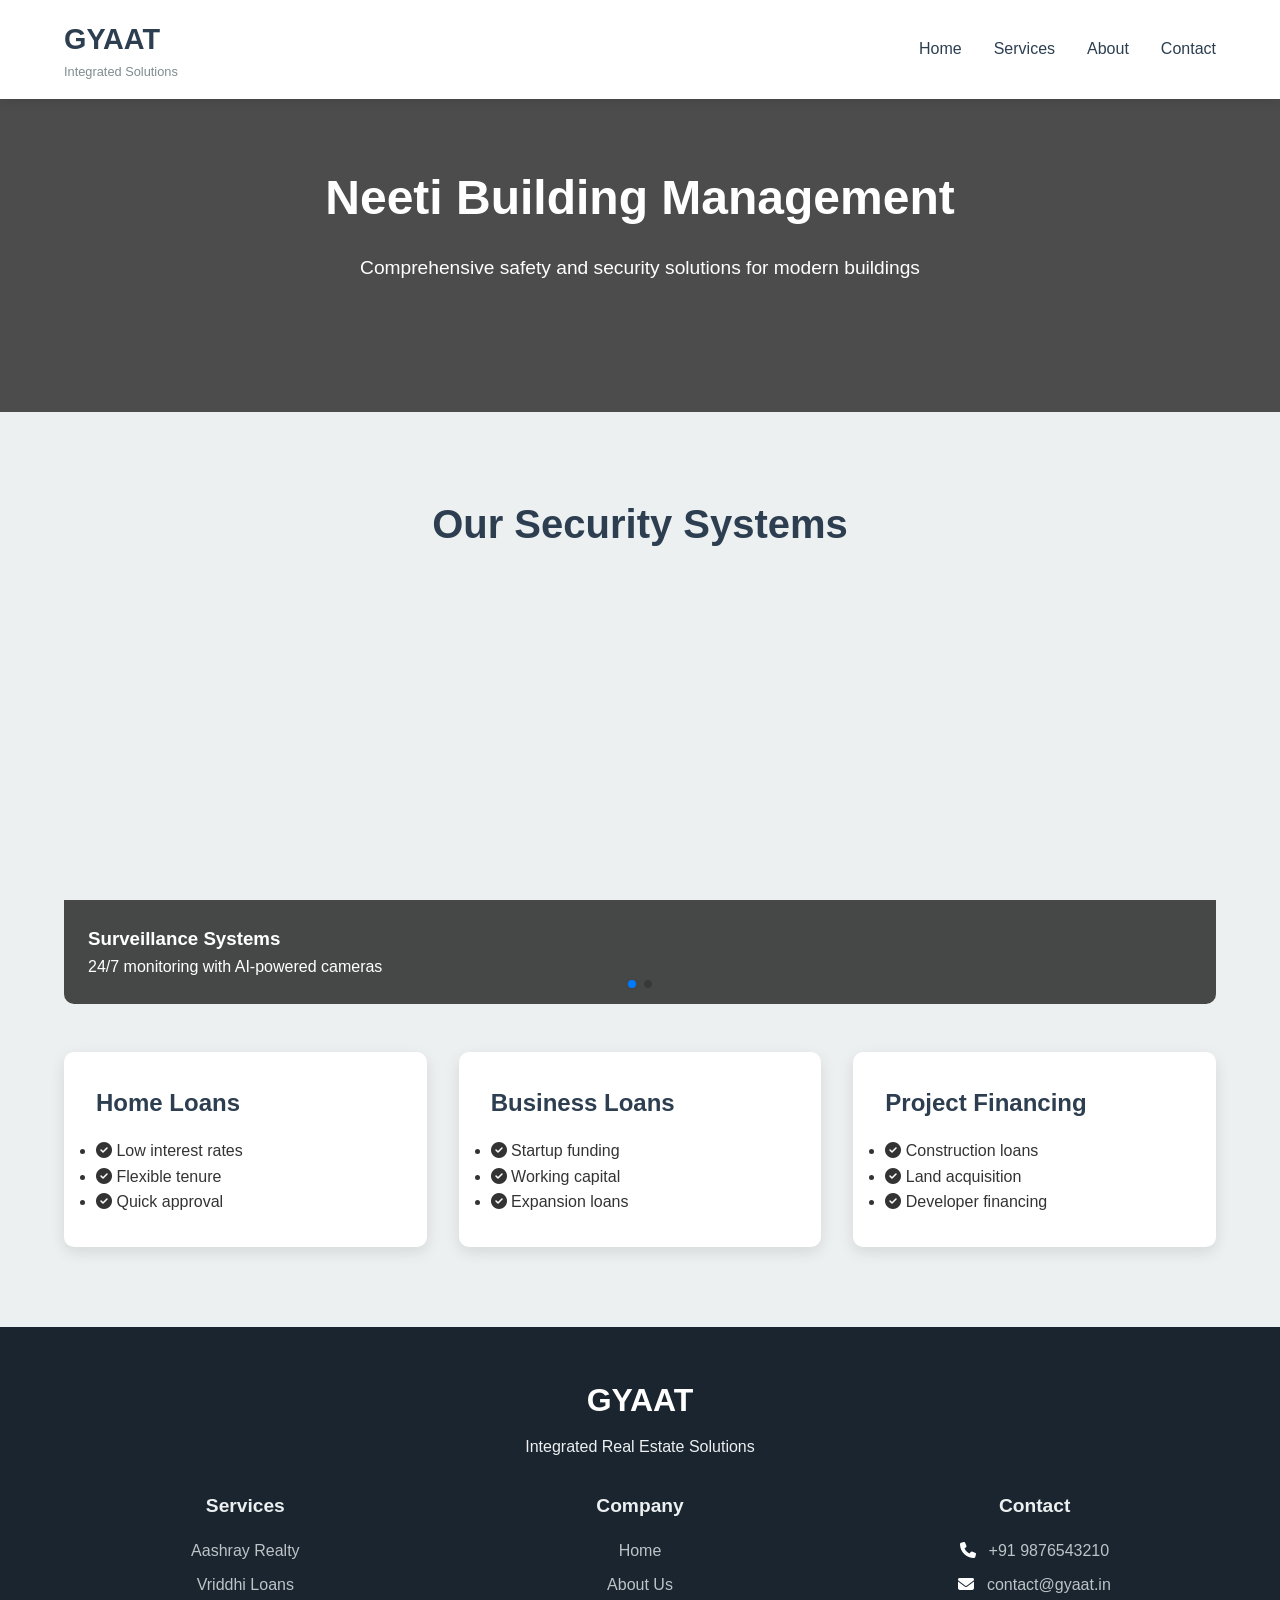
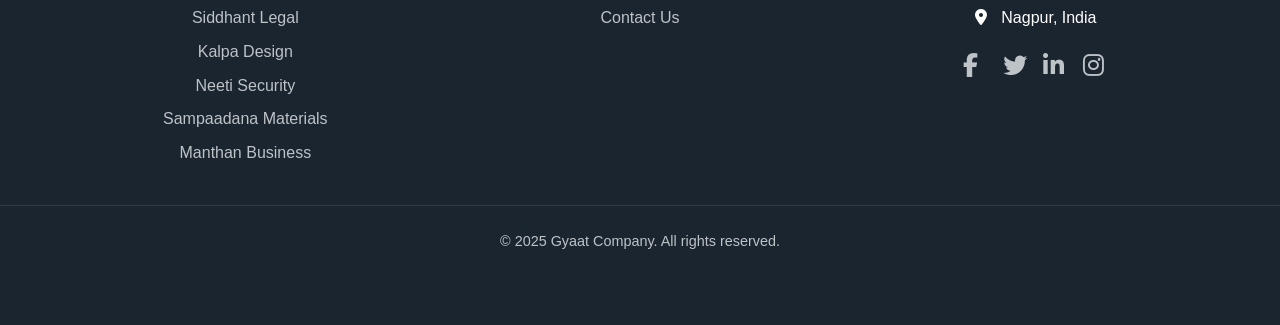
<file: Service/Neeti.html>
<!DOCTYPE html>
<html lang="en">
<head>
    <meta charset="UTF-8">
    <meta name="viewport" content="width=device-width, initial-scale=1.0">
    <title>Neeti Building Management | Gyaat</title>
    <link rel="stylesheet" href="../gyaat.css">
    <link rel="stylesheet" href="https://cdnjs.cloudflare.com/ajax/libs/font-awesome/6.4.0/css/all.min.css">
    <link rel="stylesheet" href="https://cdn.jsdelivr.net/npm/swiper@9/swiper-bundle.min.css">
    <style>
        :root {
            --primary: #27ae60;
            --secondary: #2c3e50;
            --accent: #f1c40f;
        }
        /* Base styles same as previous services */
        
        /* Security-specific styles */
        .hero {
            background: linear-gradient(rgba(0,0,0,0.7), rgba(0,0,0,0.7)), 
                        url('https://images.unsplash.com/photo-1551524559-8af4e6624178?ixlib=rb-1.2.1&auto=format&fit=crop&w=1350&q=80');
        }
        
        /* Security System Slider */
        .systems-slider {
            margin: 3rem auto;
            width: 100%;
        }
        .swiper {
            width: 100%;
            height: 400px;
            border-radius: 10px;
            overflow: hidden;
        }
        .swiper-slide {
            background-size: cover;
            background-position: center;
            display: flex;
            align-items: flex-end;
        }
        .slide-content {
            background: rgba(0,0,0,0.7);
            color: white;
            padding: 1.5rem;
            width: 100%;
        }
        
        /* Emergency Contact Form */
        .emergency-form {
            background: white;
            border-radius: 10px;
            padding: 2rem;
            box-shadow: 0 5px 15px rgba(0,0,0,0.1);
            margin: 3rem auto;
            max-width: 600px;
        }
        .form-group {
            margin-bottom: 1.5rem;
        }
        .form-group label {
            display: block;
            margin-bottom: 0.5rem;
            font-weight: 600;
        }
        .form-group input, 
        .form-group select,
        .form-group textarea {
            width: 100%;
            padding: 0.8rem;
            border: 1px solid #ddd;
            border-radius: 5px;
            font-size: 1rem;
        }
        .emergency-button {
            background: #e74c3c;
            color: white;
            border: none;
            padding: 1rem 2rem;
            font-size: 1.1rem;
            border-radius: 5px;
            cursor: pointer;
            display: flex;
            align-items: center;
            margin: 1rem auto;
        }
        .emergency-button i {
            margin-right: 0.5rem;
        }
         /* Footer */
        footer {
            background: #1a252f;
            color: white;
            padding: 3rem 0;
            text-align: center;
        }
    </style>
</head>
<body>

    <header>
        <div class="container">
            <div class="logo">
                <h1>GYAAT</h1>
                <p>Integrated Solutions</p>
            </div>
            <nav>
                <ul>
                    <li><a href="../index.html">Home</a></li>
                    <li><a href="#services">Services</a></li>
                    <li><a href="../commonPages/about.html">About</a></li>
                  <li><a href="../commonPages/contact.html">Contact</a></li>
                </ul>
            </nav>
            <!-- <button class="cta-button">Get a Quote</button> -->
        </div>
    </header>

    <section class="hero">
        <div class="container">
            <h1>Neeti Building Management</h1>
            <p>Comprehensive safety and security solutions for modern buildings</p>
        </div>
    </section>

    <section class="services">
        <div class="container">
            <h2>Our Security Systems</h2>
            
            <!-- Security Systems Slider -->
            <div class="systems-slider">
                <div class="swiper">
                    <div class="swiper-wrapper">
                        <div class="swiper-slide" style="background-image: url('https://images.unsplash.com/photo-1563986768609-322da13575f3?ixlib=rb-1.2.1&auto=format&fit=crop&w=1350&q=80')">
                            <div class="slide-content">
                                <h3>Surveillance Systems</h3>
                                <p>24/7 monitoring with AI-powered cameras</p>
                            </div>
                        </div>
                        <div class="swiper-slide" style="background-image: url('https://images.unsplash.com/photo-1558002038-1055907df827?ixlib=rb-1.2.1&auto=format&fit=crop&w=1350&q=80')">
                            <div class="slide-content">
                                <h3>Access Control</h3>
                                <p>Biometric and card-based entry systems</p>
                            </div>
                        </div>
                    </div>
                    <div class="swiper-pagination"></div>
                </div>
            </div>

            <div class="services-grid">
                <div class="service-card">
                    <div class="card-header">
                        <h3>Home Loans</h3>
                    </div>
                    <div class="card-body">
                        <ul>
                            <li><i class="fas fa-check-circle"></i> Low interest rates</li>
                            <li><i class="fas fa-check-circle"></i> Flexible tenure</li>
                            <li><i class="fas fa-check-circle"></i> Quick approval</li>
                        </ul>
                    </div>
                </div>
                <div class="service-card">
                    <div class="card-header">
                        <h3>Business Loans</h3>
                    </div>
                    <div class="card-body">
                        <ul>
                            <li><i class="fas fa-check-circle"></i> Startup funding</li>
                            <li><i class="fas fa-check-circle"></i> Working capital</li>
                            <li><i class="fas fa-check-circle"></i> Expansion loans</li>
                        </ul>
                    </div>
                </div>
                <div class="service-card">
                    <div class="card-header">
                        <h3>Project Financing</h3>
                    </div>
                    <div class="card-body">
                        <ul>
                            <li><i class="fas fa-check-circle"></i> Construction loans</li>
                            <li><i class="fas fa-check-circle"></i> Land acquisition</li>
                            <li><i class="fas fa-check-circle"></i> Developer financing</li>
                        </ul>
                    </div>
                </div>
                <!-- Service cards same structure -->
            </div>
            
            <!-- Emergency Contact Form -->
            <!-- <div class="emergency-form">
                <h3><i class="fas fa-exclamation-triangle"></i> Emergency Service Request</h3>
                <form id="emergencyForm">
                    <div class="form-group">
                        <label for="emergency-type">Emergency Type</label>
                        <select id="emergency-type" required>
                            <option value="">Select emergency</option>
                            <option value="security-breach">Security Breach</option>
                            <option value="system-failure">System Failure</option>
                            <option value="other">Other</option>
                        </select>
                    </div>
                    <div class="form-group">
                        <label for="emergency-details">Details</label>
                        <textarea id="emergency-details" rows="4" required></textarea>
                    </div>
                    <button type="submit" class="emergency-button">
                        <i class="fas fa-bell"></i> Request Immediate Assistance
                    </button>
                </form>
            </div> -->
        </div>
    </section>

    <footer>
        <div class="container">
            <div class="footer-logo">
                <h2>GYAAT</h2>
                <p>Integrated Real Estate Solutions</p>
            </div>
            <div class="footer-links">
                <div class="footer-column">
                    <h4>Services</h4>
                    <ul>
                        <li><a href="Aashray.html">Aashray Realty</a></li>
                      <li><a href="Vriddhi.html">Vriddhi Loans</a></li>
                      <li><a href="Siddhant.html">Siddhant Legal</a></li>
                      <li><a href="Kalpa.html">Kalpa Design</a></li>
                      <li><a href="Neeti.html">Neeti Security</a></li>
                      <li><a href="Sampaadana.html">Sampaadana Materials</a></li>
                      <li><a href="Manthan.html">Manthan Business</a></li>
                    </ul>
                </div>
                <div class="footer-column">
                    <h4>Company</h4>
                    <ul>
                        <li><a href="../index.html">Home</a></li>
                        <li><a href="../commonPages/about.html">About Us</a></li>
                        <li><a href="../commonPages/contact.html">Contact Us</a></li>
                        <!-- <li><a href="#">Careers</a></li>
                        <li><a href="#">Testimonials</a></li> -->
                    </ul>

                   
                </div>
                <div class="footer-column">
                    <h4>Contact</h4>
                    <ul>
                        <li><i class="fas fa-phone"></i> <a href="tel:+91 9876543210">+91 9876543210</a></li>
                        <li><i class="fas fa-envelope"></i> <a href="mailto:contact@gyaat.in">contact@gyaat.in</a></li>
                        <li><i class="fas fa-map-marker-alt"></i> Nagpur, India</li>
                        <li class="social-links">
                            <a href="#"><i class="fab fa-facebook-f"></i></a>
                            <a href="#"><i class="fab fa-twitter"></i></a>
                            <a href="#"><i class="fab fa-linkedin-in"></i></a>
                            <a href="#"><i class="fab fa-instagram"></i></a>
                        </li>
                    </ul>
                </div>
            </div>
        </div>
        <div class="copyright">
            <p>&copy; 2025 Gyaat Company. All rights reserved.</p>
        </div>
    </footer>

    <script src="https://cdn.jsdelivr.net/npm/swiper@9/swiper-bundle.min.js"></script>
    <script>
        // Initialize slider
        const swiper = new Swiper('.swiper', {
            loop: true,
            autoplay: {
                delay: 5000,
            },
            pagination: {
                el: '.swiper-pagination',
                clickable: true,
            },
        });
        
        // Form submission
        document.getElementById('emergencyForm').addEventListener('submit', function(e) {
            e.preventDefault();
            alert('Emergency request received! Our team will contact you within 5 minutes.');
            this.reset();
        });
    </script>
</body>
</html>
</file>
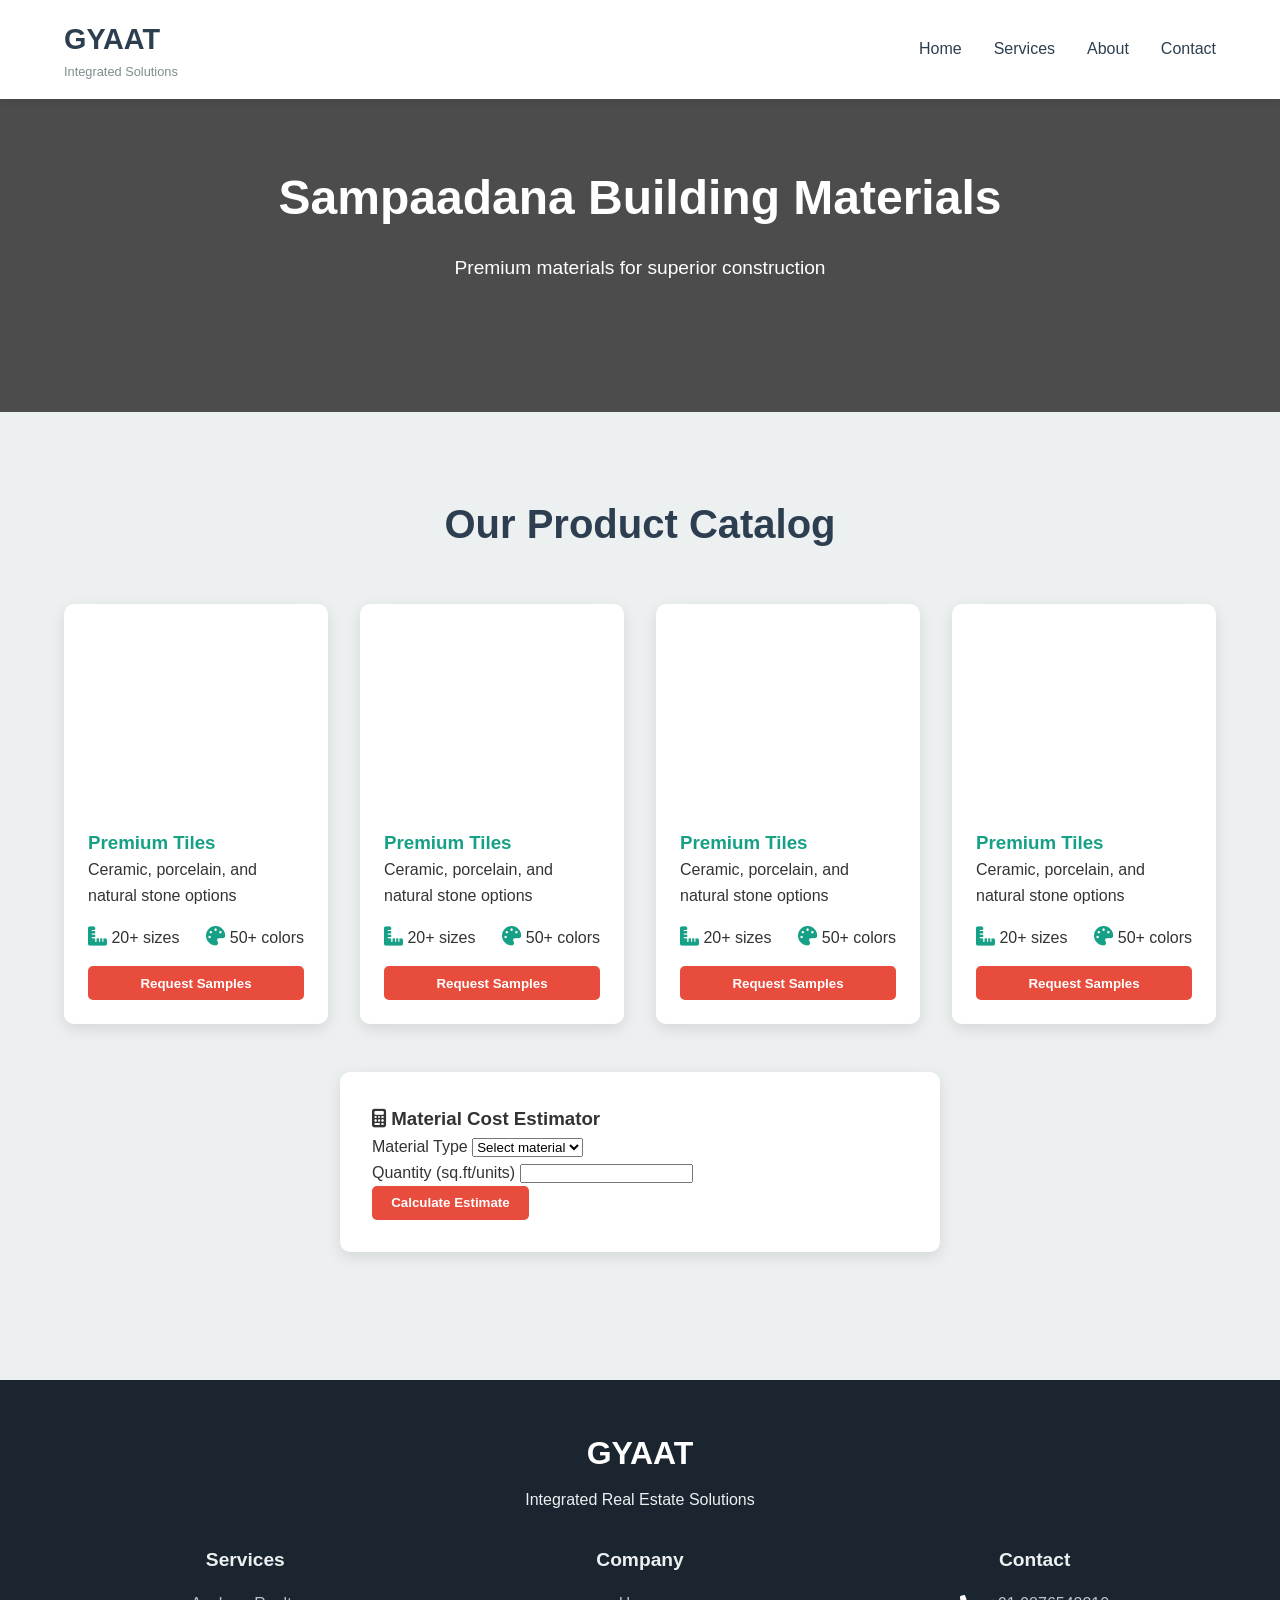
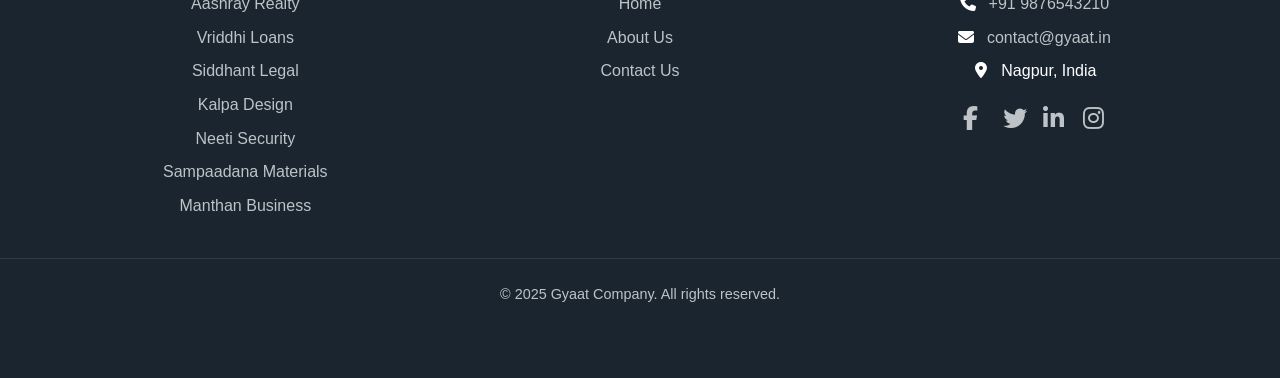
<file: Service/Sampaadana.html>
<!DOCTYPE html>
<html lang="en">
<head>
    <meta charset="UTF-8">
    <meta name="viewport" content="width=device-width, initial-scale=1.0">
    <title>Sampaadana Building Materials | Gyaat</title>
    <link rel="stylesheet" href="../gyaat.css">
    <link rel="stylesheet" href="https://cdnjs.cloudflare.com/ajax/libs/font-awesome/6.4.0/css/all.min.css">
    <style>
        :root {
            --primary: #16a085;
            --secondary: #2c3e50;
        }
        
        .hero {
            background: linear-gradient(rgba(0,0,0,0.7), rgba(0,0,0,0.7)), 
                        url('https://images.unsplash.com/photo-1605152276897-4f618f831968?ixlib=rb-1.2.1&auto=format&fit=crop&w=1350&q=80');
        }
        
        /* Materials Catalog */
        .materials-catalog {
            display: grid;
            grid-template-columns: repeat(auto-fill, minmax(250px, 1fr));
            gap: 2rem;
            margin: 3rem 0;
        }
        .material-card {
            background: white;
            border-radius: 10px;
            overflow: hidden;
            box-shadow: 0 5px 15px rgba(0,0,0,0.1);
            transition: transform 0.3s;
        }
        .material-card:hover {
            transform: translateY(-5px);
        }
        .material-img {
            height: 200px;
            background-size: cover;
            background-position: center;
        }
        .material-info {
            padding: 1.5rem;
        }
        .material-info h3 {
            margin-top: 0;
            color: var(--primary);
        }
        .material-specs {
            display: flex;
            justify-content: space-between;
            margin: 1rem 0;
        }
        .spec-item {
            text-align: center;
        }
        .spec-item i {
            color: var(--primary);
            font-size: 1.2rem;
        }
        
        /* Quote Calculator */
        .quote-calculator {
            background: white;
            border-radius: 10px;
            padding: 2rem;
            box-shadow: 0 5px 15px rgba(0,0,0,0.1);
            margin: 3rem auto;
            max-width: 600px;
        }
        .calculator-results {
            background: #f8f9fa;
            padding: 1rem;
            border-radius: 5px;
            margin-top: 1rem;
            display: none;
        }
         /* Footer */
        footer {
            background: #1a252f;
            color: white;
            padding: 3rem 0;
            text-align: center;
        }
    </style>
</head>
<body>
    <header>
        <div class="container">
            <div class="logo">
                <h1>GYAAT</h1>
                <p>Integrated Solutions</p>
            </div>
            <nav>
                <ul>
                    <li><a href="../index.html">Home</a></li>
                    <li><a href="#services">Services</a></li>
                    <li><a href="../commonPages/about.html">About</a></li>
                    <li><a href="../commonPages/contact.html">Contact</a></li>
                </ul>
            </nav>
            <!-- <button class="cta-button">Get a Quote</button> -->
        </div>
    </header>

    <section class="hero">
        <div class="container">
            <h1>Sampaadana Building Materials</h1>
            <p>Premium materials for superior construction</p>
        </div>
    </section>

    <section class="services">
        <div class="container">
            <h2>Our Product Catalog</h2>
            
            <div class="materials-catalog">
                <div class="material-card">
                    <div class="material-img" style="background-image: url('https://images.unsplash.com/photo-1599420186946-7b6fb4e297f0?ixlib=rb-1.2.1&auto=format&fit=crop&w=1350&q=80')"></div>
                    <div class="material-info">
                        <h3>Premium Tiles</h3>
                        <p>Ceramic, porcelain, and natural stone options</p>
                        <div class="material-specs">
                            <div class="spec-item">
                                <i class="fas fa-ruler-combined"></i>
                                <span>20+ sizes</span>
                            </div>
                            <div class="spec-item">
                                <i class="fas fa-palette"></i>
                                <span>50+ colors</span>
                            </div>
                        </div>
                        <button class="cta-button" style="width: 100%;">Request Samples</button>
                    </div>
                </div>
                <div class="material-card">
                    <div class="material-img" style="background-image: url('https://images.unsplash.com/photo-1599420186946-7b6fb4e297f0?ixlib=rb-1.2.1&auto=format&fit=crop&w=1350&q=80')"></div>
                    <div class="material-info">
                        <h3>Premium Tiles</h3>
                        <p>Ceramic, porcelain, and natural stone options</p>
                        <div class="material-specs">
                            <div class="spec-item">
                                <i class="fas fa-ruler-combined"></i>
                                <span>20+ sizes</span>
                            </div>
                            <div class="spec-item">
                                <i class="fas fa-palette"></i>
                                <span>50+ colors</span>
                            </div>
                        </div>
                        <button class="cta-button" style="width: 100%;">Request Samples</button>
                    </div>
                </div>
                <div class="material-card">
                    <div class="material-img" style="background-image: url('https://images.unsplash.com/photo-1599420186946-7b6fb4e297f0?ixlib=rb-1.2.1&auto=format&fit=crop&w=1350&q=80')"></div>
                    <div class="material-info">
                        <h3>Premium Tiles</h3>
                        <p>Ceramic, porcelain, and natural stone options</p>
                        <div class="material-specs">
                            <div class="spec-item">
                                <i class="fas fa-ruler-combined"></i>
                                <span>20+ sizes</span>
                            </div>
                            <div class="spec-item">
                                <i class="fas fa-palette"></i>
                                <span>50+ colors</span>
                            </div>
                        </div>
                        <button class="cta-button" style="width: 100%;">Request Samples</button>
                    </div>
                </div>
                <div class="material-card">
                    <div class="material-img" style="background-image: url('https://images.unsplash.com/photo-1599420186946-7b6fb4e297f0?ixlib=rb-1.2.1&auto=format&fit=crop&w=1350&q=80')"></div>
                    <div class="material-info">
                        <h3>Premium Tiles</h3>
                        <p>Ceramic, porcelain, and natural stone options</p>
                        <div class="material-specs">
                            <div class="spec-item">
                                <i class="fas fa-ruler-combined"></i>
                                <span>20+ sizes</span>
                            </div>
                            <div class="spec-item">
                                <i class="fas fa-palette"></i>
                                <span>50+ colors</span>
                            </div>
                        </div>
                        <button class="cta-button" style="width: 100%;">Request Samples</button>
                    </div>
                </div>
                
                <!-- More material cards -->
            </div>
            
            <!-- Material Quote Calculator -->
            <div class="quote-calculator">
                <h3><i class="fas fa-calculator"></i> Material Cost Estimator</h3>
                <form id="quoteForm">
                    <div class="form-group">
                        <label for="material-type">Material Type</label>
                        <select id="material-type" required>
                            <option value="">Select material</option>
                            <option value="tiles">Tiles</option>
                            <option value="solar">Solar Systems</option>
                            <option value="lifts">Elevators</option>
                        </select>
                    </div>
                    <div class="form-group">
                        <label for="quantity">Quantity (sq.ft/units)</label>
                        <input type="number" id="quantity" min="1" required>
                    </div>
                    <button type="submit" class="cta-button">Calculate Estimate</button>
                    
                    <div class="calculator-results" id="quoteResults">
                        <h4>Estimated Cost: <span id="estimatedCost">₹0</span></h4>
                        <p>Includes GST and standard installation</p>
                    </div>
                </form>
            </div>
        </div>
    </section>

    <footer>
        <div class="container">
            <div class="footer-logo">
                <h2>GYAAT</h2>
                <p>Integrated Real Estate Solutions</p>
            </div>
            <div class="footer-links">
                <div class="footer-column">
                    <h4>Services</h4>
                    <ul>
                        <li><a href="Aashray.html">Aashray Realty</a></li>
                      <li><a href="Vriddhi.html">Vriddhi Loans</a></li>
                      <li><a href="Siddhant.html">Siddhant Legal</a></li>
                      <li><a href="Kalpa.html">Kalpa Design</a></li>
                      <li><a href="Neeti.html">Neeti Security</a></li>
                      <li><a href="Sampaadana.html">Sampaadana Materials</a></li>
                      <li><a href="Manthan.html">Manthan Business</a></li>
                    </ul>
                </div>
                <div class="footer-column">
                    <h4>Company</h4>
                    <ul>
                        <li><a href="../index.html">Home</a></li>
                        <li><a href="../commonPages/about.html">About Us</a></li>
                        <li><a href="../commonPages/contact.html">Contact Us</a></li>
                        <!-- <li><a href="#">Careers</a></li>
                        <li><a href="#">Testimonials</a></li> -->
                    </ul>

                   
                </div>
                <div class="footer-column">
                    <h4>Contact</h4>
                    <ul>
                        <li><i class="fas fa-phone"></i> <a href="tel:+91 9876543210">+91 9876543210</a></li>
                        <li><i class="fas fa-envelope"></i> <a href="mailto:contact@gyaat.in">contact@gyaat.in</a></li>
                        <li><i class="fas fa-map-marker-alt"></i> Nagpur, India</li>
                        <li class="social-links">
                            <a href="#"><i class="fab fa-facebook-f"></i></a>
                            <a href="#"><i class="fab fa-twitter"></i></a>
                            <a href="#"><i class="fab fa-linkedin-in"></i></a>
                            <a href="#"><i class="fab fa-instagram"></i></a>
                        </li>
                    </ul>
                </div>
            </div>
        </div>
        <div class="copyright">
            <p>&copy; 2025 Gyaat Company. All rights reserved.</p>
        </div>
    </footer>

    <script>
        // Quote calculator
        document.getElementById('quoteForm').addEventListener('submit', function(e) {
            e.preventDefault();
            const materialType = document.getElementById('material-type').value;
            const quantity = document.getElementById('quantity').value;
            
            // Mock calculation
            let rate = 0;
            switch(materialType) {
                case 'tiles': rate = 75; break;
                case 'solar': rate = 12000; break;
                case 'lifts': rate = 350000; break;
            }
            
            const total = rate * quantity;
            document.getElementById('estimatedCost').textContent = '₹' + total.toLocaleString();
            document.getElementById('quoteResults').style.display = 'block';
        });
    </script>
</body>
</html>
</file>
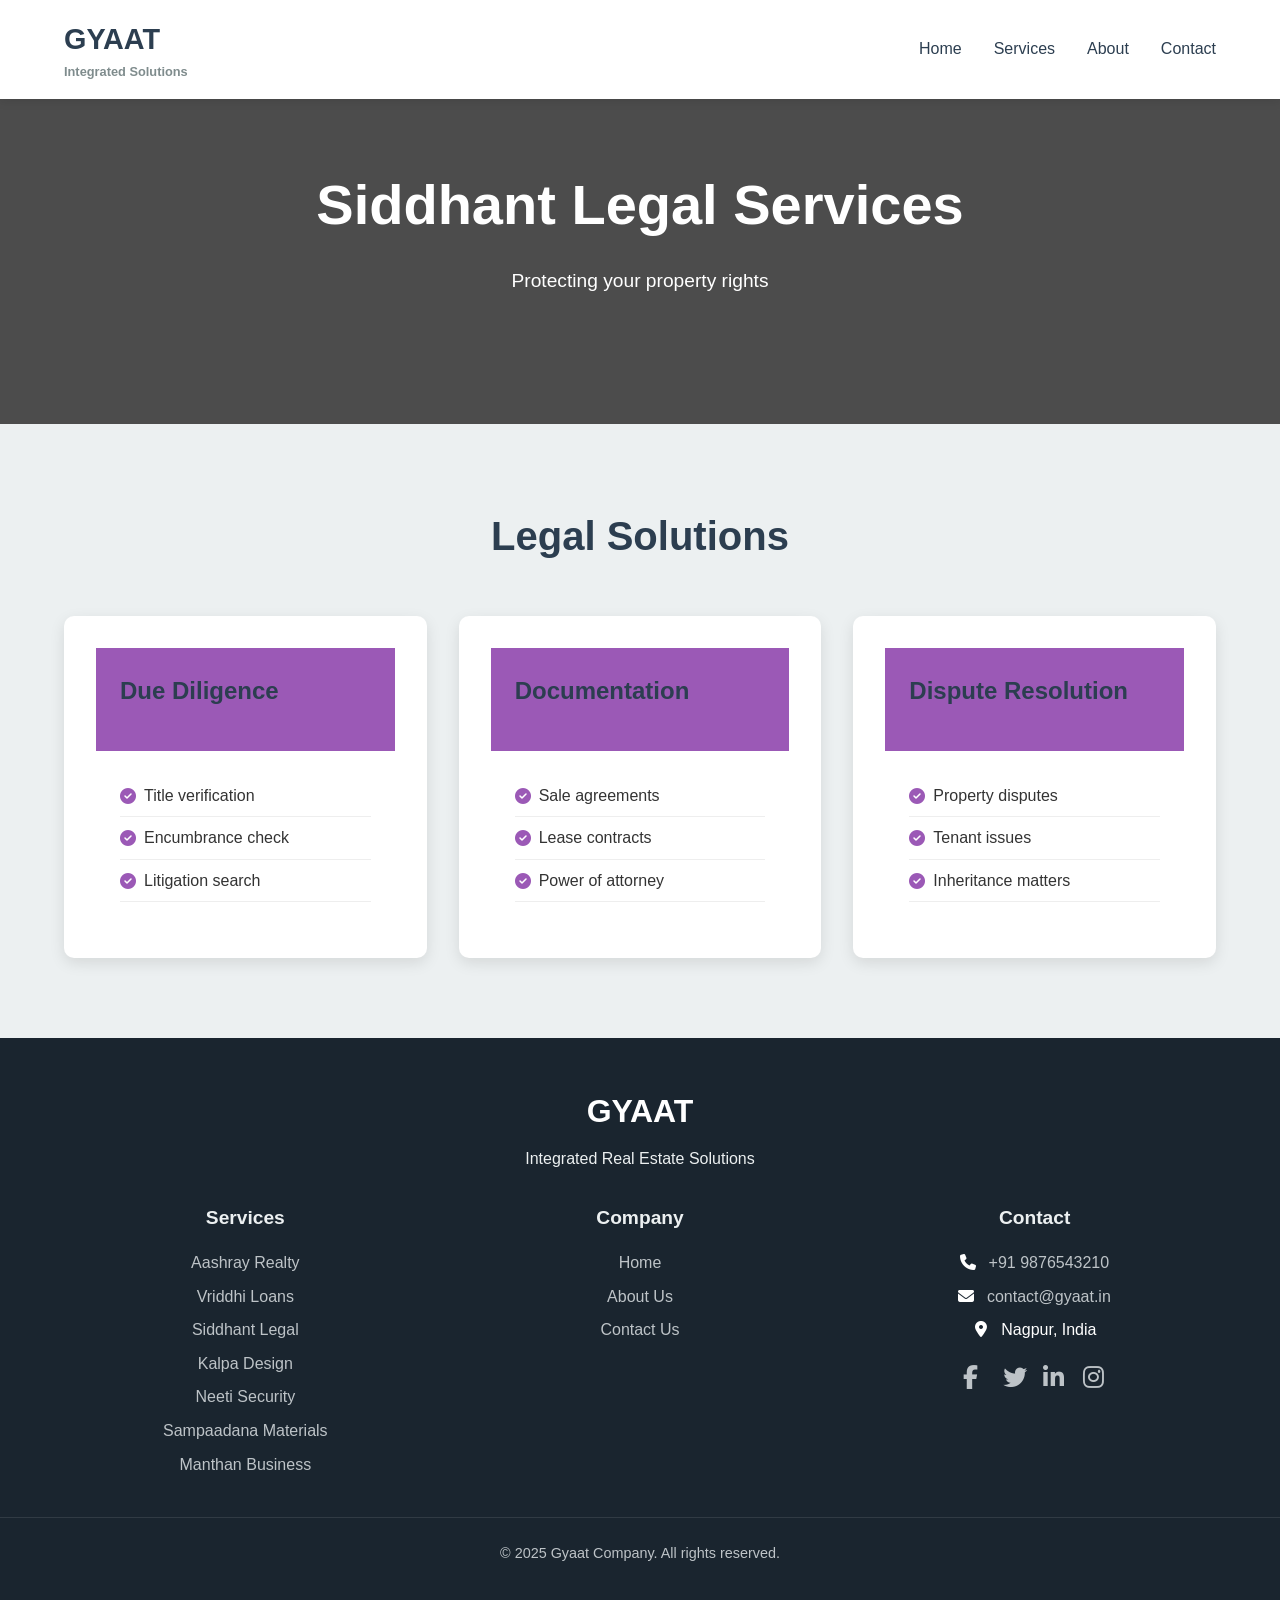
<file: Service/Siddhant.html>
<!DOCTYPE html>
<html lang="en">
<head>
    <meta charset="UTF-8">
    <meta name="viewport" content="width=device-width, initial-scale=1.0">
    <title>Gyaat Company - Integrated Real Estate Solutions</title>
    <!-- <link rel="stylesheet" href="style.css"> -->
    <link rel="stylesheet" href="../gyaat.css">
    <link rel="stylesheet" href="https://cdnjs.cloudflare.com/ajax/libs/font-awesome/6.4.0/css/all.min.css">
    <!-- Same head with these changes -->
    <style>

:root {
            --primary: #e74c3c;
            --secondary: #2c3e50;
            --accent: #f39c12;
            --light: #ecf0f1;
        }
        body {
            font-family: 'Segoe UI', Tahoma, Geneva, Verdana, sans-serif;
            margin: 0;
            color: #333;
            line-height: 1.6;
        }
        .container {
            width: 90%;
            max-width: 1200px;
            margin: 0 auto;
        }
        /* Header */
        header {
            background: white;
            box-shadow: 0 2px 10px rgba(0,0,0,0.1);
            position: fixed;
            width: 100%;
            z-index: 1000;
        }
        .header-container {
            display: flex;
            justify-content: space-between;
            align-items: center;
            padding: 1rem 0;
        }
        .logo {
            color: var(--secondary);
            font-weight: 700;
            font-size: 1.8rem;
        }
        nav ul {
            display: flex;
            list-style: none;
        }
        nav ul li {
            margin-left: 2rem;
        }
        nav ul li a {
            text-decoration: none;
            color: var(--secondary);
            font-weight: 500;
            transition: color 0.3s;
        }
        nav ul li a:hover {
            color: var(--primary);
        }
        /* Hero */
        .hero {
            background: linear-gradient(rgba(0,0,0,0.7), rgba(0,0,0,0.7)), 
                        url('https://images.unsplash.com/photo-1560518883-ce09059eeffa?ixlib=rb-1.2.1&auto=format&fit=crop&w=1350&q=80');
            background-size: cover;
            background-position: center;
            color: white;
            padding: 10rem 0 6rem;
            text-align: center;
        }
        .hero h1 {
            font-size: 3.5rem;
            margin-bottom: 1rem;
        }
        .hero p {
            font-size: 1.2rem;
            max-width: 700px;
            margin: 0 auto 2rem;
        }
        /* Service Cards */
        .services {
            padding: 5rem 0;
        }
        .services-grid {
            display: grid;
            grid-template-columns: repeat(auto-fit, minmax(300px, 1fr));
            gap: 2rem;
            margin-top: 3rem;
        }
        .service-card {
            background: white;
            border-radius: 10px;
            overflow: hidden;
            box-shadow: 0 5px 15px rgba(0,0,0,0.1);
            transition: transform 0.3s;
        }
        .service-card:hover {
            transform: translateY(-10px);
        }
        .card-header {
            background: var(--primary);
            color: white;
            padding: 1.5rem;
        }
        .card-body {
            padding: 1.5rem;
        }
        .card-body ul {
            list-style: none;
            padding: 0;
        }
        .card-body ul li {
            padding: 0.5rem 0;
            border-bottom: 1px solid #eee;
            display: flex;
            align-items: center;
        }
        .card-body ul li i {
            margin-right: 0.5rem;
            color: var(--primary);
        }
        /* CTA */
        .cta {
            background: var(--secondary);
            color: white;
            text-align: center;
            padding: 4rem 0;
        }
        .cta-button {
            background: var(--primary);
            color: white;
            border: none;
            padding: 0.8rem 2rem;
            border-radius: 5px;
            font-size: 1.1rem;
            cursor: pointer;
            transition: background 0.3s;
        }
        .cta-button:hover {
            background: #c0392b;
        }
        /* Footer */
        footer {
            background: #1a252f;
            color: white;
            padding: 3rem 0;
            text-align: center;
        }








        :root {
            --primary: #9b59b6;
            --secondary: #2c3e50;
        }
        .hero {
            background: linear-gradient(rgba(0,0,0,0.7), rgba(0,0,0,0.7)), 
                        url('https://images.unsplash.com/photo-1589829545856-d10d557cf95f?ixlib=rb-1.2.1&auto=format&fit=crop&w=1350&q=80');
        }
    </style>
</head>
<body>
    <!-- Same header -->

    <header>
        <div class="container">
            <div class="logo">
                <h1>GYAAT</h1>
                <p>Integrated Solutions</p>
            </div>
            <nav>
                <ul>
                    <li><a href="../index.html">Home</a></li>
                    <li><a href="#services">Services</a></li>
                    <li><a href="../commonPages/about.html">About</a></li>
                  <li><a href="../commonPages/contact.html">Contact</a></li>
                </ul>
            </nav>
            <!-- <button class="cta-button">Get a Quote</button> -->
        </div>
    </header>

    <section class="hero">
        <div class="container">
            <h1>Siddhant Legal Services</h1>
            <p>Protecting your property rights</p>
        </div>
    </section>

    <section class="services">
        <div class="container">
            <h2 style="text-align: center;">Legal Solutions</h2>
            <div class="services-grid">
                <div class="service-card">
                    <div class="card-header">
                        <h3>Due Diligence</h3>
                    </div>
                    <div class="card-body">
                        <ul>
                            <li><i class="fas fa-check-circle"></i> Title verification</li>
                            <li><i class="fas fa-check-circle"></i> Encumbrance check</li>
                            <li><i class="fas fa-check-circle"></i> Litigation search</li>
                        </ul>
                    </div>
                </div>
                <div class="service-card">
                    <div class="card-header">
                        <h3>Documentation</h3>
                    </div>
                    <div class="card-body">
                        <ul>
                            <li><i class="fas fa-check-circle"></i> Sale agreements</li>
                            <li><i class="fas fa-check-circle"></i> Lease contracts</li>
                            <li><i class="fas fa-check-circle"></i> Power of attorney</li>
                        </ul>
                    </div>
                </div>
                <div class="service-card">
                    <div class="card-header">
                        <h3>Dispute Resolution</h3>
                    </div>
                    <div class="card-body">
                        <ul>
                            <li><i class="fas fa-check-circle"></i> Property disputes</li>
                            <li><i class="fas fa-check-circle"></i> Tenant issues</li>
                            <li><i class="fas fa-check-circle"></i> Inheritance matters</li>
                        </ul>
                    </div>
                </div>
            </div>
        </div>
    </section>

    <!-- Same CTA and Footer -->

    <footer>
        <div class="container">
            <div class="footer-logo">
                <h2>GYAAT</h2>
                <p>Integrated Real Estate Solutions</p>
            </div>
            <div class="footer-links">
                <div class="footer-column">
                    <h4>Services</h4>
                    <ul>
                        <li><a href="Aashray.html">Aashray Realty</a></li>
                      <li><a href="Vriddhi.html">Vriddhi Loans</a></li>
                      <li><a href="Siddhant.html">Siddhant Legal</a></li>
                      <li><a href="Kalpa.html">Kalpa Design</a></li>
                      <li><a href="Neeti.html">Neeti Security</a></li>
                      <li><a href="Sampaadana.html">Sampaadana Materials</a></li>
                      <li><a href="Manthan.html">Manthan Business</a></li>
                    </ul>
                </div>
                <div class="footer-column">
                    <h4>Company</h4>
                    <ul>
                        <li><a href="../index.html">Home</a></li>
                        <li><a href="../commonPages/about.html">About Us</a></li>
                        <li><a href="../commonPages/contact.html">Contact Us</a></li>
                        <!-- <li><a href="#">Careers</a></li>
                        <li><a href="#">Testimonials</a></li> -->
                    </ul>

                   
                </div>
                <div class="footer-column">
                    <h4>Contact</h4>
                    <ul>
                        <li><i class="fas fa-phone"></i> <a href="tel:+91 9876543210">+91 9876543210</a></li>
                        <li><i class="fas fa-envelope"></i> <a href="mailto:contact@gyaat.in">contact@gyaat.in</a></li>
                        <li><i class="fas fa-map-marker-alt"></i> Nagpur, India</li>
                        <li class="social-links">
                            <a href="#"><i class="fab fa-facebook-f"></i></a>
                            <a href="#"><i class="fab fa-twitter"></i></a>
                            <a href="#"><i class="fab fa-linkedin-in"></i></a>
                            <a href="#"><i class="fab fa-instagram"></i></a>
                        </li>
                    </ul>
                </div>
            </div>
        </div>
        <div class="copyright">
            <p>&copy; 2025 Gyaat Company. All rights reserved.</p>
        </div>
    </footer>
</body>
</html>
</file>
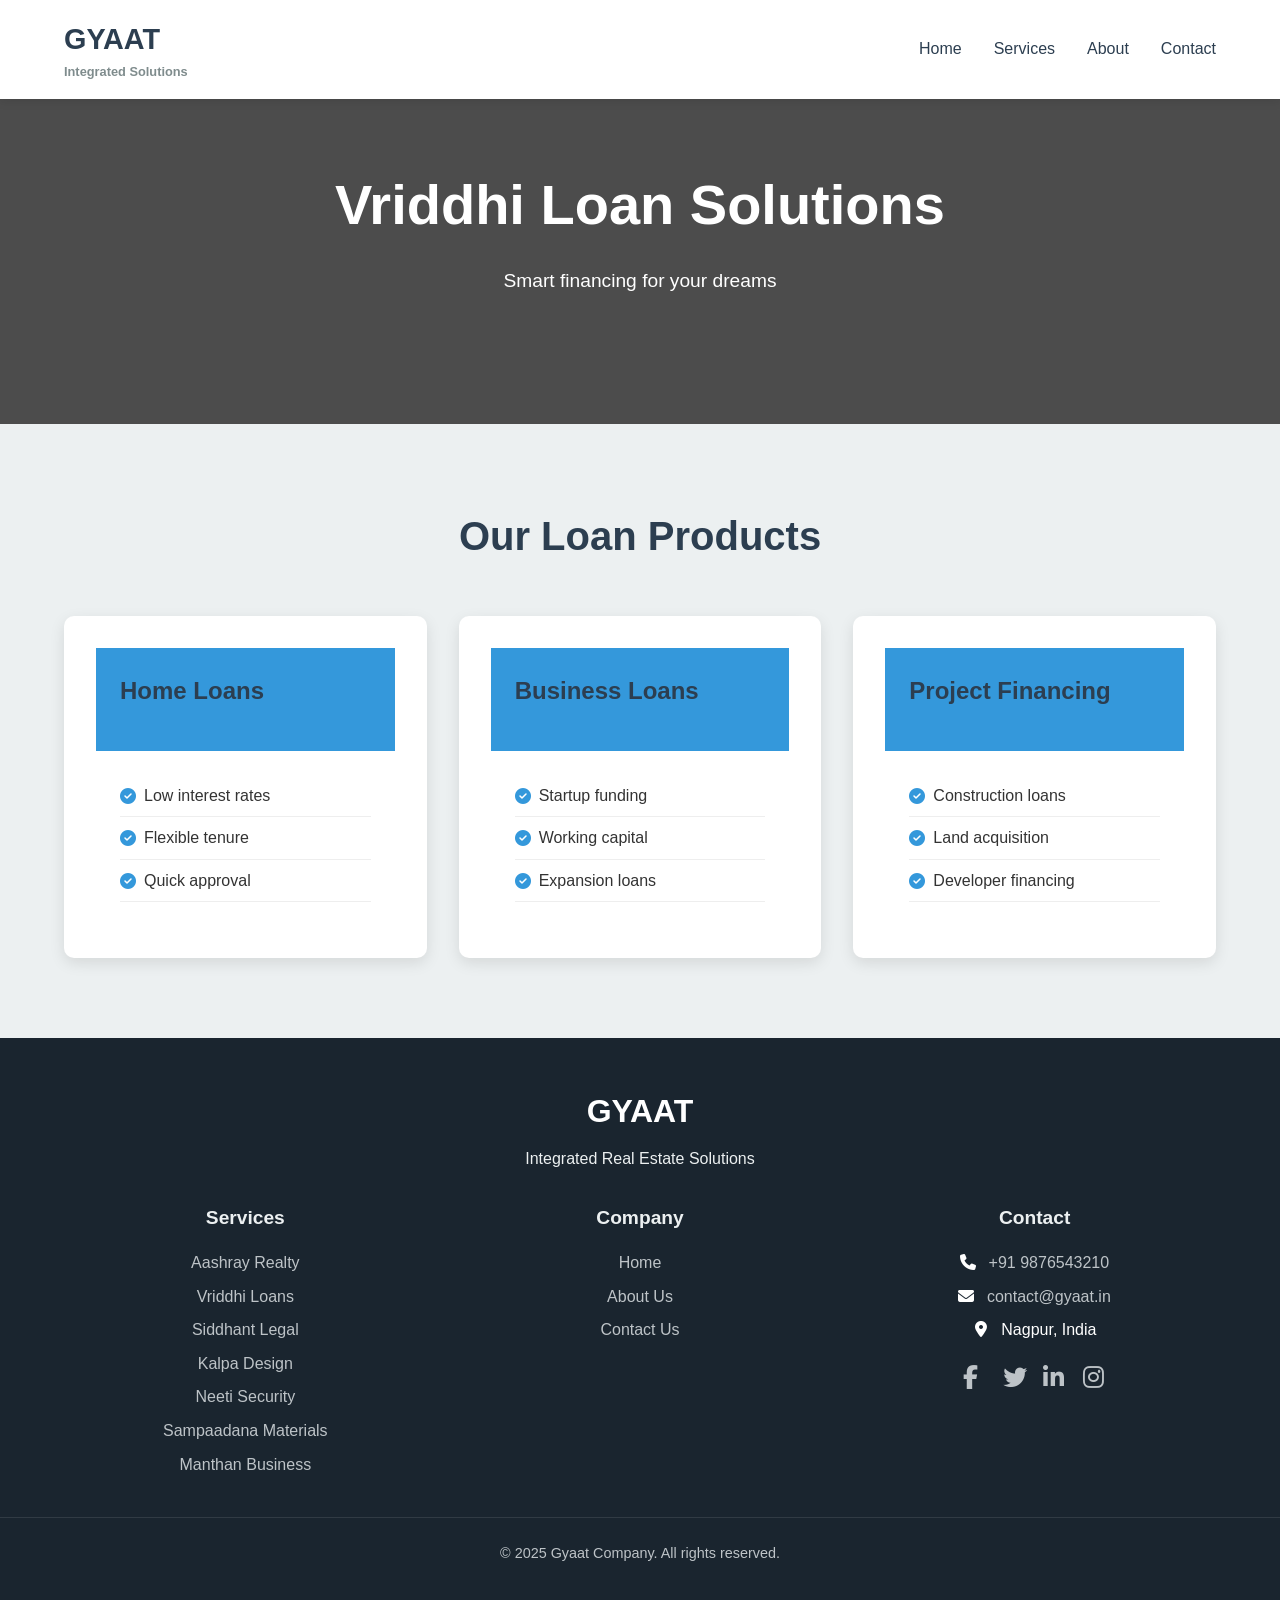
<file: Service/Vriddhi.html>
<!DOCTYPE html>
<html lang="en">
<head>
    <meta charset="UTF-8">
    <meta name="viewport" content="width=device-width, initial-scale=1.0">
    <title>Gyaat Company - Integrated Real Estate Solutions</title>
    <!-- <link rel="stylesheet" href="style.css"> -->
    <link rel="stylesheet" href="../gyaat.css">
    <link rel="stylesheet" href="https://cdnjs.cloudflare.com/ajax/libs/font-awesome/6.4.0/css/all.min.css">
    <!-- Same head as Aashray with these changes -->
    <style>

:root {
            --primary: #e74c3c;
            --secondary: #2c3e50;
            --accent: #f39c12;
            --light: #ecf0f1;
        }
        body {
            font-family: 'Segoe UI', Tahoma, Geneva, Verdana, sans-serif;
            margin: 0;
            color: #333;
            line-height: 1.6;
        }
        .container {
            width: 90%;
            max-width: 1200px;
            margin: 0 auto;
        }
        /* Header */
        header {
            background: white;
            box-shadow: 0 2px 10px rgba(0,0,0,0.1);
            position: fixed;
            width: 100%;
            z-index: 1000;
        }
        .header-container {
            display: flex;
            justify-content: space-between;
            align-items: center;
            padding: 1rem 0;
        }
        .logo {
            color: var(--secondary);
            font-weight: 700;
            font-size: 1.8rem;
        }
        nav ul {
            display: flex;
            list-style: none;
        }
        nav ul li {
            margin-left: 2rem;
        }
        nav ul li a {
            text-decoration: none;
            color: var(--secondary);
            font-weight: 500;
            transition: color 0.3s;
        }
        nav ul li a:hover {
            color: var(--primary);
        }
        /* Hero */
        .hero {
            background: linear-gradient(rgba(0,0,0,0.7), rgba(0,0,0,0.7)), 
                        url('https://images.unsplash.com/photo-1560518883-ce09059eeffa?ixlib=rb-1.2.1&auto=format&fit=crop&w=1350&q=80');
            background-size: cover;
            background-position: center;
            color: white;
            padding: 10rem 0 6rem;
            text-align: center;
        }
        .hero h1 {
            font-size: 3.5rem;
            margin-bottom: 1rem;
        }
        .hero p {
            font-size: 1.2rem;
            max-width: 700px;
            margin: 0 auto 2rem;
        }
        /* Service Cards */
        .services {
            padding: 5rem 0;
        }
        .services-grid {
            display: grid;
            grid-template-columns: repeat(auto-fit, minmax(300px, 1fr));
            gap: 2rem;
            margin-top: 3rem;
        }
        .service-card {
            background: white;
            border-radius: 10px;
            overflow: hidden;
            box-shadow: 0 5px 15px rgba(0,0,0,0.1);
            transition: transform 0.3s;
        }
        .service-card:hover {
            transform: translateY(-10px);
        }
        .card-header {
            background: var(--primary);
            color: white;
            padding: 1.5rem;
        }
        .card-body {
            padding: 1.5rem;
        }
        .card-body ul {
            list-style: none;
            padding: 0;
        }
        .card-body ul li {
            padding: 0.5rem 0;
            border-bottom: 1px solid #eee;
            display: flex;
            align-items: center;
        }
        .card-body ul li i {
            margin-right: 0.5rem;
            color: var(--primary);
        }
        /* CTA */
        .cta {
            background: var(--secondary);
            color: white;
            text-align: center;
            padding: 4rem 0;
        }
        .cta-button {
            background: var(--primary);
            color: white;
            border: none;
            padding: 0.8rem 2rem;
            border-radius: 5px;
            font-size: 1.1rem;
            cursor: pointer;
            transition: background 0.3s;
        }
        .cta-button:hover {
            background: #c0392b;
        }
        /* Footer */
        footer {
            background: #1a252f;
            color: white;
            padding: 3rem 0;
            text-align: center;
        }






        :root {
            --primary: #3498db;
            --secondary: #2c3e50;
        }
        .hero {
            background: linear-gradient(rgba(0,0,0,0.7), rgba(0,0,0,0.7)), 
                        url('https://images.unsplash.com/photo-1450101499163-c8848c66ca85?ixlib=rb-1.2.1&auto=format&fit=crop&w=1350&q=80');
        }
    </style>
</head>
<body>
    <!-- Same header as Aashray -->

    <header>
        <div class="container">
            <div class="logo">
                <h1>GYAAT</h1>
                <p>Integrated Solutions</p>
            </div>
            <nav>
                <ul>
                    <li><a href="../index.html">Home</a></li>
                    <li><a href="#services">Services</a></li>
                    <li><a href="../commonPages/about.html">About</a></li>
                    <li><a href="../commonPages/contact.html">Contact</a></li>
                </ul>
            </nav>
            <!-- <button class="cta-button">Get a Quote</button> -->
        </div>
    </header>

    <section class="hero">
        <div class="container">
            <h1>Vriddhi Loan Solutions</h1>
            <p>Smart financing for your dreams</p>
        </div>
    </section>

    <section class="services">
        <div class="container">
            <h2 style="text-align: center;">Our Loan Products</h2>
            <div class="services-grid">
                <div class="service-card">
                    <div class="card-header">
                        <h3>Home Loans</h3>
                    </div>
                    <div class="card-body">
                        <ul>
                            <li><i class="fas fa-check-circle"></i> Low interest rates</li>
                            <li><i class="fas fa-check-circle"></i> Flexible tenure</li>
                            <li><i class="fas fa-check-circle"></i> Quick approval</li>
                        </ul>
                    </div>
                </div>
                <div class="service-card">
                    <div class="card-header">
                        <h3>Business Loans</h3>
                    </div>
                    <div class="card-body">
                        <ul>
                            <li><i class="fas fa-check-circle"></i> Startup funding</li>
                            <li><i class="fas fa-check-circle"></i> Working capital</li>
                            <li><i class="fas fa-check-circle"></i> Expansion loans</li>
                        </ul>
                    </div>
                </div>
                <div class="service-card">
                    <div class="card-header">
                        <h3>Project Financing</h3>
                    </div>
                    <div class="card-body">
                        <ul>
                            <li><i class="fas fa-check-circle"></i> Construction loans</li>
                            <li><i class="fas fa-check-circle"></i> Land acquisition</li>
                            <li><i class="fas fa-check-circle"></i> Developer financing</li>
                        </ul>
                    </div>
                </div>
            </div>
        </div>
    </section>

    <!-- Same CTA and Footer -->
    <footer>
        <div class="container">
            <div class="footer-logo">
                <h2>GYAAT</h2>
                <p>Integrated Real Estate Solutions</p>
            </div>
            <div class="footer-links">
                <div class="footer-column">
                    <h4>Services</h4>
                    <ul>
                        <li><a href="Aashray.html">Aashray Realty</a></li>
                      <li><a href="Vriddhi.html">Vriddhi Loans</a></li>
                      <li><a href="Siddhant.html">Siddhant Legal</a></li>
                      <li><a href="Kalpa.html">Kalpa Design</a></li>
                      <li><a href="Neeti.html">Neeti Security</a></li>
                      <li><a href="Sampaadana.html">Sampaadana Materials</a></li>
                      <li><a href="Manthan.html">Manthan Business</a></li>
                    </ul>
                </div>
                <div class="footer-column">
                    <h4>Company</h4>
                    <ul>
                        <li><a href="../index.html">Home</a></li>
                        <li><a href="../commonPages/about.html">About Us</a></li>
                        <li><a href="../commonPages/contact.html">Contact Us</a></li>
                        <!-- <li><a href="#">Careers</a></li>
                        <li><a href="#">Testimonials</a></li> -->
                    </ul>

                   
                </div>
                <div class="footer-column">
                    <h4>Contact</h4>
                    <ul>
                        <li><i class="fas fa-phone"></i> <a href="tel:+91 9876543210">+91 9876543210</a></li>
                        <li><i class="fas fa-envelope"></i> <a href="mailto:contact@gyaat.in">contact@gyaat.in</a></li>
                        <li><i class="fas fa-map-marker-alt"></i> Nagpur, India</li>
                        <li class="social-links">
                            <a href="#"><i class="fab fa-facebook-f"></i></a>
                            <a href="#"><i class="fab fa-twitter"></i></a>
                            <a href="#"><i class="fab fa-linkedin-in"></i></a>
                            <a href="#"><i class="fab fa-instagram"></i></a>
                        </li>
                    </ul>
                </div>
            </div>
        </div>
        <div class="copyright">
            <p>&copy; 2025 Gyaat Company. All rights reserved.</p>
        </div>
    </footer>

</body>
</html>
</file>
<file: style.css>
.fa {
    font-family: var(--fa-style-family, "Font Awesome 6 Free");
    font-weight: var(--fa-style, 900)
}

.fa,
.fa-brands,
.fa-classic,
.fa-regular,
.fa-sharp,
.fa-solid,
.fab,
.far,
.fas {
    -moz-osx-font-smoothing: grayscale;
    -webkit-font-smoothing: antialiased;
    display: var(--fa-display, inline-block);
    font-style: normal;
    font-variant: normal;
    line-height: 1;
    text-rendering: auto
}

.fa-classic,
.fa-regular,
.fa-solid,
.far,
.fas {
    font-family: "Font Awesome 6 Free"
}

.fa-brands,
.fab {
    font-family: "Font Awesome 6 Brands"
}

.fa-1x {
    font-size: 1em
}

.fa-2x {
    font-size: 2em
}

.fa-3x {
    font-size: 3em
}

.fa-4x {
    font-size: 4em
}

.fa-5x {
    font-size: 5em
}

.fa-6x {
    font-size: 6em
}

.fa-7x {
    font-size: 7em
}

.fa-8x {
    font-size: 8em
}

.fa-9x {
    font-size: 9em
}

.fa-10x {
    font-size: 10em
}

.fa-2xs {
    font-size: .625em;
    line-height: .1em;
    vertical-align: .225em
}

.fa-xs {
    font-size: .75em;
    line-height: .08333em;
    vertical-align: .125em
}

.fa-sm {
    font-size: .875em;
    line-height: .07143em;
    vertical-align: .05357em
}

.fa-lg {
    font-size: 1.25em;
    line-height: .05em;
    vertical-align: -.075em
}

.fa-xl {
    font-size: 1.5em;
    line-height: .04167em;
    vertical-align: -.125em
}

.fa-2xl {
    font-size: 2em;
    line-height: .03125em;
    vertical-align: -.1875em
}

.fa-fw {
    text-align: center;
    width: 1.25em
}

.fa-ul {
    list-style-type: none;
    margin-left: var(--fa-li-margin, 2.5em);
    padding-left: 0
}

.fa-ul>li {
    position: relative
}

.fa-li {
    left: calc(var(--fa-li-width, 2em)*-1);
    position: absolute;
    text-align: center;
    width: var(--fa-li-width, 2em);
    line-height: inherit
}

.fa-border {
    border-radius: var(--fa-border-radius, .1em);
    border: var(--fa-border-width, .08em) var(--fa-border-style, solid) var(--fa-border-color, #eee);
    padding: var(--fa-border-padding, .2em .25em .15em)
}

.fa-pull-left {
    float: left;
    margin-right: var(--fa-pull-margin, .3em)
}

.fa-pull-right {
    float: right;
    margin-left: var(--fa-pull-margin, .3em)
}

.fa-beat {
    -webkit-animation-name: fa-beat;
    animation-name: fa-beat;
    -webkit-animation-delay: var(--fa-animation-delay, 0s);
    animation-delay: var(--fa-animation-delay, 0s);
    -webkit-animation-direction: var(--fa-animation-direction, normal);
    animation-direction: var(--fa-animation-direction, normal);
    -webkit-animation-duration: var(--fa-animation-duration, 1s);
    animation-duration: var(--fa-animation-duration, 1s);
    -webkit-animation-iteration-count: var(--fa-animation-iteration-count, infinite);
    animation-iteration-count: var(--fa-animation-iteration-count, infinite);
    -webkit-animation-timing-function: var(--fa-animation-timing, ease-in-out);
    animation-timing-function: var(--fa-animation-timing, ease-in-out)
}

.fa-bounce {
    -webkit-animation-name: fa-bounce;
    animation-name: fa-bounce;
    -webkit-animation-delay: var(--fa-animation-delay, 0s);
    animation-delay: var(--fa-animation-delay, 0s);
    -webkit-animation-direction: var(--fa-animation-direction, normal);
    animation-direction: var(--fa-animation-direction, normal);
    -webkit-animation-duration: var(--fa-animation-duration, 1s);
    animation-duration: var(--fa-animation-duration, 1s);
    -webkit-animation-iteration-count: var(--fa-animation-iteration-count, infinite);
    animation-iteration-count: var(--fa-animation-iteration-count, infinite);
    -webkit-animation-timing-function: var(--fa-animation-timing, cubic-bezier(.28, .84, .42, 1));
    animation-timing-function: var(--fa-animation-timing, cubic-bezier(.28, .84, .42, 1))
}

.fa-fade {
    -webkit-animation-name: fa-fade;
    animation-name: fa-fade;
    -webkit-animation-iteration-count: var(--fa-animation-iteration-count, infinite);
    animation-iteration-count: var(--fa-animation-iteration-count, infinite);
    -webkit-animation-timing-function: var(--fa-animation-timing, cubic-bezier(.4, 0, .6, 1));
    animation-timing-function: var(--fa-animation-timing, cubic-bezier(.4, 0, .6, 1))
}

.fa-beat-fade,
.fa-fade {
    -webkit-animation-delay: var(--fa-animation-delay, 0s);
    animation-delay: var(--fa-animation-delay, 0s);
    -webkit-animation-direction: var(--fa-animation-direction, normal);
    animation-direction: var(--fa-animation-direction, normal);
    -webkit-animation-duration: var(--fa-animation-duration, 1s);
    animation-duration: var(--fa-animation-duration, 1s)
}

.fa-beat-fade {
    -webkit-animation-name: fa-beat-fade;
    animation-name: fa-beat-fade;
    -webkit-animation-iteration-count: var(--fa-animation-iteration-count, infinite);
    animation-iteration-count: var(--fa-animation-iteration-count, infinite);
    -webkit-animation-timing-function: var(--fa-animation-timing, cubic-bezier(.4, 0, .6, 1));
    animation-timing-function: var(--fa-animation-timing, cubic-bezier(.4, 0, .6, 1))
}

.fa-flip {
    -webkit-animation-name: fa-flip;
    animation-name: fa-flip;
    -webkit-animation-delay: var(--fa-animation-delay, 0s);
    animation-delay: var(--fa-animation-delay, 0s);
    -webkit-animation-direction: var(--fa-animation-direction, normal);
    animation-direction: var(--fa-animation-direction, normal);
    -webkit-animation-duration: var(--fa-animation-duration, 1s);
    animation-duration: var(--fa-animation-duration, 1s);
    -webkit-animation-iteration-count: var(--fa-animation-iteration-count, infinite);
    animation-iteration-count: var(--fa-animation-iteration-count, infinite);
    -webkit-animation-timing-function: var(--fa-animation-timing, ease-in-out);
    animation-timing-function: var(--fa-animation-timing, ease-in-out)
}

.fa-shake {
    -webkit-animation-name: fa-shake;
    animation-name: fa-shake;
    -webkit-animation-duration: var(--fa-animation-duration, 1s);
    animation-duration: var(--fa-animation-duration, 1s);
    -webkit-animation-iteration-count: var(--fa-animation-iteration-count, infinite);
    animation-iteration-count: var(--fa-animation-iteration-count, infinite);
    -webkit-animation-timing-function: var(--fa-animation-timing, linear);
    animation-timing-function: var(--fa-animation-timing, linear)
}

.fa-shake,
.fa-spin {
    -webkit-animation-delay: var(--fa-animation-delay, 0s);
    animation-delay: var(--fa-animation-delay, 0s);
    -webkit-animation-direction: var(--fa-animation-direction, normal);
    animation-direction: var(--fa-animation-direction, normal)
}

.fa-spin {
    -webkit-animation-name: fa-spin;
    animation-name: fa-spin;
    -webkit-animation-duration: var(--fa-animation-duration, 2s);
    animation-duration: var(--fa-animation-duration, 2s);
    -webkit-animation-iteration-count: var(--fa-animation-iteration-count, infinite);
    animation-iteration-count: var(--fa-animation-iteration-count, infinite);
    -webkit-animation-timing-function: var(--fa-animation-timing, linear);
    animation-timing-function: var(--fa-animation-timing, linear)
}

.fa-spin-reverse {
    --fa-animation-direction: reverse
}

.fa-pulse,
.fa-spin-pulse {
    -webkit-animation-name: fa-spin;
    animation-name: fa-spin;
    -webkit-animation-direction: var(--fa-animation-direction, normal);
    animation-direction: var(--fa-animation-direction, normal);
    -webkit-animation-duration: var(--fa-animation-duration, 1s);
    animation-duration: var(--fa-animation-duration, 1s);
    -webkit-animation-iteration-count: var(--fa-animation-iteration-count, infinite);
    animation-iteration-count: var(--fa-animation-iteration-count, infinite);
    -webkit-animation-timing-function: var(--fa-animation-timing, steps(8));
    animation-timing-function: var(--fa-animation-timing, steps(8))
}

@media (prefers-reduced-motion:reduce) {

    .fa-beat,
    .fa-beat-fade,
    .fa-bounce,
    .fa-fade,
    .fa-flip,
    .fa-pulse,
    .fa-shake,
    .fa-spin,
    .fa-spin-pulse {
        -webkit-animation-delay: -1ms;
        animation-delay: -1ms;
        -webkit-animation-duration: 1ms;
        animation-duration: 1ms;
        -webkit-animation-iteration-count: 1;
        animation-iteration-count: 1;
        -webkit-transition-delay: 0s;
        transition-delay: 0s;
        -webkit-transition-duration: 0s;
        transition-duration: 0s
    }
}

@-webkit-keyframes fa-beat {

    0%,
    90% {
        -webkit-transform: scale(1);
        transform: scale(1)
    }

    45% {
        -webkit-transform: scale(var(--fa-beat-scale, 1.25));
        transform: scale(var(--fa-beat-scale, 1.25))
    }
}

@keyframes fa-beat {

    0%,
    90% {
        -webkit-transform: scale(1);
        transform: scale(1)
    }

    45% {
        -webkit-transform: scale(var(--fa-beat-scale, 1.25));
        transform: scale(var(--fa-beat-scale, 1.25))
    }
}

@-webkit-keyframes fa-bounce {
    0% {
        -webkit-transform: scale(1) translateY(0);
        transform: scale(1) translateY(0)
    }

    10% {
        -webkit-transform: scale(var(--fa-bounce-start-scale-x, 1.1), var(--fa-bounce-start-scale-y, .9)) translateY(0);
        transform: scale(var(--fa-bounce-start-scale-x, 1.1), var(--fa-bounce-start-scale-y, .9)) translateY(0)
    }

    30% {
        -webkit-transform: scale(var(--fa-bounce-jump-scale-x, .9), var(--fa-bounce-jump-scale-y, 1.1)) translateY(var(--fa-bounce-height, -.5em));
        transform: scale(var(--fa-bounce-jump-scale-x, .9), var(--fa-bounce-jump-scale-y, 1.1)) translateY(var(--fa-bounce-height, -.5em))
    }

    50% {
        -webkit-transform: scale(var(--fa-bounce-land-scale-x, 1.05), var(--fa-bounce-land-scale-y, .95)) translateY(0);
        transform: scale(var(--fa-bounce-land-scale-x, 1.05), var(--fa-bounce-land-scale-y, .95)) translateY(0)
    }

    57% {
        -webkit-transform: scale(1) translateY(var(--fa-bounce-rebound, -.125em));
        transform: scale(1) translateY(var(--fa-bounce-rebound, -.125em))
    }

    64% {
        -webkit-transform: scale(1) translateY(0);
        transform: scale(1) translateY(0)
    }

    to {
        -webkit-transform: scale(1) translateY(0);
        transform: scale(1) translateY(0)
    }
}

@keyframes fa-bounce {
    0% {
        -webkit-transform: scale(1) translateY(0);
        transform: scale(1) translateY(0)
    }

    10% {
        -webkit-transform: scale(var(--fa-bounce-start-scale-x, 1.1), var(--fa-bounce-start-scale-y, .9)) translateY(0);
        transform: scale(var(--fa-bounce-start-scale-x, 1.1), var(--fa-bounce-start-scale-y, .9)) translateY(0)
    }

    30% {
        -webkit-transform: scale(var(--fa-bounce-jump-scale-x, .9), var(--fa-bounce-jump-scale-y, 1.1)) translateY(var(--fa-bounce-height, -.5em));
        transform: scale(var(--fa-bounce-jump-scale-x, .9), var(--fa-bounce-jump-scale-y, 1.1)) translateY(var(--fa-bounce-height, -.5em))
    }

    50% {
        -webkit-transform: scale(var(--fa-bounce-land-scale-x, 1.05), var(--fa-bounce-land-scale-y, .95)) translateY(0);
        transform: scale(var(--fa-bounce-land-scale-x, 1.05), var(--fa-bounce-land-scale-y, .95)) translateY(0)
    }

    57% {
        -webkit-transform: scale(1) translateY(var(--fa-bounce-rebound, -.125em));
        transform: scale(1) translateY(var(--fa-bounce-rebound, -.125em))
    }

    64% {
        -webkit-transform: scale(1) translateY(0);
        transform: scale(1) translateY(0)
    }

    to {
        -webkit-transform: scale(1) translateY(0);
        transform: scale(1) translateY(0)
    }
}

@-webkit-keyframes fa-fade {
    50% {
        opacity: var(--fa-fade-opacity, .4)
    }
}

@keyframes fa-fade {
    50% {
        opacity: var(--fa-fade-opacity, .4)
    }
}

@-webkit-keyframes fa-beat-fade {

    0%,
    to {
        opacity: var(--fa-beat-fade-opacity, .4);
        -webkit-transform: scale(1);
        transform: scale(1)
    }

    50% {
        opacity: 1;
        -webkit-transform: scale(var(--fa-beat-fade-scale, 1.125));
        transform: scale(var(--fa-beat-fade-scale, 1.125))
    }
}

@keyframes fa-beat-fade {

    0%,
    to {
        opacity: var(--fa-beat-fade-opacity, .4);
        -webkit-transform: scale(1);
        transform: scale(1)
    }

    50% {
        opacity: 1;
        -webkit-transform: scale(var(--fa-beat-fade-scale, 1.125));
        transform: scale(var(--fa-beat-fade-scale, 1.125))
    }
}

@-webkit-keyframes fa-flip {
    50% {
        -webkit-transform: rotate3d(var(--fa-flip-x, 0), var(--fa-flip-y, 1), var(--fa-flip-z, 0), var(--fa-flip-angle, -180deg));
        transform: rotate3d(var(--fa-flip-x, 0), var(--fa-flip-y, 1), var(--fa-flip-z, 0), var(--fa-flip-angle, -180deg))
    }
}

@keyframes fa-flip {
    50% {
        -webkit-transform: rotate3d(var(--fa-flip-x, 0), var(--fa-flip-y, 1), var(--fa-flip-z, 0), var(--fa-flip-angle, -180deg));
        transform: rotate3d(var(--fa-flip-x, 0), var(--fa-flip-y, 1), var(--fa-flip-z, 0), var(--fa-flip-angle, -180deg))
    }
}

@-webkit-keyframes fa-shake {
    0% {
        -webkit-transform: rotate(-15deg);
        transform: rotate(-15deg)
    }

    4% {
        -webkit-transform: rotate(15deg);
        transform: rotate(15deg)
    }

    8%,
    24% {
        -webkit-transform: rotate(-18deg);
        transform: rotate(-18deg)
    }

    12%,
    28% {
        -webkit-transform: rotate(18deg);
        transform: rotate(18deg)
    }

    16% {
        -webkit-transform: rotate(-22deg);
        transform: rotate(-22deg)
    }

    20% {
        -webkit-transform: rotate(22deg);
        transform: rotate(22deg)
    }

    32% {
        -webkit-transform: rotate(-12deg);
        transform: rotate(-12deg)
    }

    36% {
        -webkit-transform: rotate(12deg);
        transform: rotate(12deg)
    }

    40%,
    to {
        -webkit-transform: rotate(0deg);
        transform: rotate(0deg)
    }
}

@keyframes fa-shake {
    0% {
        -webkit-transform: rotate(-15deg);
        transform: rotate(-15deg)
    }

    4% {
        -webkit-transform: rotate(15deg);
        transform: rotate(15deg)
    }

    8%,
    24% {
        -webkit-transform: rotate(-18deg);
        transform: rotate(-18deg)
    }

    12%,
    28% {
        -webkit-transform: rotate(18deg);
        transform: rotate(18deg)
    }

    16% {
        -webkit-transform: rotate(-22deg);
        transform: rotate(-22deg)
    }

    20% {
        -webkit-transform: rotate(22deg);
        transform: rotate(22deg)
    }

    32% {
        -webkit-transform: rotate(-12deg);
        transform: rotate(-12deg)
    }

    36% {
        -webkit-transform: rotate(12deg);
        transform: rotate(12deg)
    }

    40%,
    to {
        -webkit-transform: rotate(0deg);
        transform: rotate(0deg)
    }
}

@-webkit-keyframes fa-spin {
    0% {
        -webkit-transform: rotate(0deg);
        transform: rotate(0deg)
    }

    to {
        -webkit-transform: rotate(1turn);
        transform: rotate(1turn)
    }
}

@keyframes fa-spin {
    0% {
        -webkit-transform: rotate(0deg);
        transform: rotate(0deg)
    }

    to {
        -webkit-transform: rotate(1turn);
        transform: rotate(1turn)
    }
}

.fa-rotate-90 {
    -webkit-transform: rotate(90deg);
    transform: rotate(90deg)
}

.fa-rotate-180 {
    -webkit-transform: rotate(180deg);
    transform: rotate(180deg)
}

.fa-rotate-270 {
    -webkit-transform: rotate(270deg);
    transform: rotate(270deg)
}

.fa-flip-horizontal {
    -webkit-transform: scaleX(-1);
    transform: scaleX(-1)
}

.fa-flip-vertical {
    -webkit-transform: scaleY(-1);
    transform: scaleY(-1)
}

.fa-flip-both,
.fa-flip-horizontal.fa-flip-vertical {
    -webkit-transform: scale(-1);
    transform: scale(-1)
}

.fa-rotate-by {
    -webkit-transform: rotate(var(--fa-rotate-angle, none));
    transform: rotate(var(--fa-rotate-angle, none))
}

.fa-stack {
    display: inline-block;
    height: 2em;
    line-height: 2em;
    position: relative;
    vertical-align: middle;
    width: 2.5em
}

.fa-stack-1x,
.fa-stack-2x {
    left: 0;
    position: absolute;
    text-align: center;
    width: 100%;
    z-index: var(--fa-stack-z-index, auto)
}

.fa-stack-1x {
    line-height: inherit
}

.fa-stack-2x {
    font-size: 2em
}

.fa-inverse {
    color: var(--fa-inverse, #fff)
}

.fa-0:before {
    content: "\30"
}

.fa-1:before {
    content: "\31"
}

.fa-2:before {
    content: "\32"
}

.fa-3:before {
    content: "\33"
}

.fa-4:before {
    content: "\34"
}

.fa-5:before {
    content: "\35"
}

.fa-6:before {
    content: "\36"
}

.fa-7:before {
    content: "\37"
}

.fa-8:before {
    content: "\38"
}

.fa-9:before {
    content: "\39"
}

.fa-fill-drip:before {
    content: "\f576"
}

.fa-arrows-to-circle:before {
    content: "\e4bd"
}

.fa-chevron-circle-right:before,
.fa-circle-chevron-right:before {
    content: "\f138"
}

.fa-at:before {
    content: "\40"
}

.fa-trash-alt:before,
.fa-trash-can:before {
    content: "\f2ed"
}

.fa-text-height:before {
    content: "\f034"
}

.fa-user-times:before,
.fa-user-xmark:before {
    content: "\f235"
}

.fa-stethoscope:before {
    content: "\f0f1"
}

.fa-comment-alt:before,
.fa-message:before {
    content: "\f27a"
}

.fa-info:before {
    content: "\f129"
}

.fa-compress-alt:before,
.fa-down-left-and-up-right-to-center:before {
    content: "\f422"
}

.fa-explosion:before {
    content: "\e4e9"
}

.fa-file-alt:before,
.fa-file-lines:before,
.fa-file-text:before {
    content: "\f15c"
}

.fa-wave-square:before {
    content: "\f83e"
}

.fa-ring:before {
    content: "\f70b"
}

.fa-building-un:before {
    content: "\e4d9"
}

.fa-dice-three:before {
    content: "\f527"
}

.fa-calendar-alt:before,
.fa-calendar-days:before {
    content: "\f073"
}

.fa-anchor-circle-check:before {
    content: "\e4aa"
}

.fa-building-circle-arrow-right:before {
    content: "\e4d1"
}

.fa-volleyball-ball:before,
.fa-volleyball:before {
    content: "\f45f"
}

.fa-arrows-up-to-line:before {
    content: "\e4c2"
}

.fa-sort-desc:before,
.fa-sort-down:before {
    content: "\f0dd"
}

.fa-circle-minus:before,
.fa-minus-circle:before {
    content: "\f056"
}

.fa-door-open:before {
    content: "\f52b"
}

.fa-right-from-bracket:before,
.fa-sign-out-alt:before {
    content: "\f2f5"
}

.fa-atom:before {
    content: "\f5d2"
}

.fa-soap:before {
    content: "\e06e"
}

.fa-heart-music-camera-bolt:before,
.fa-icons:before {
    content: "\f86d"
}

.fa-microphone-alt-slash:before,
.fa-microphone-lines-slash:before {
    content: "\f539"
}

.fa-bridge-circle-check:before {
    content: "\e4c9"
}

.fa-pump-medical:before {
    content: "\e06a"
}

.fa-fingerprint:before {
    content: "\f577"
}

.fa-hand-point-right:before {
    content: "\f0a4"
}

.fa-magnifying-glass-location:before,
.fa-search-location:before {
    content: "\f689"
}

.fa-forward-step:before,
.fa-step-forward:before {
    content: "\f051"
}

.fa-face-smile-beam:before,
.fa-smile-beam:before {
    content: "\f5b8"
}

.fa-flag-checkered:before {
    content: "\f11e"
}

.fa-football-ball:before,
.fa-football:before {
    content: "\f44e"
}

.fa-school-circle-exclamation:before {
    content: "\e56c"
}

.fa-crop:before {
    content: "\f125"
}

.fa-angle-double-down:before,
.fa-angles-down:before {
    content: "\f103"
}

.fa-users-rectangle:before {
    content: "\e594"
}

.fa-people-roof:before {
    content: "\e537"
}

.fa-people-line:before {
    content: "\e534"
}

.fa-beer-mug-empty:before,
.fa-beer:before {
    content: "\f0fc"
}

.fa-diagram-predecessor:before {
    content: "\e477"
}

.fa-arrow-up-long:before,
.fa-long-arrow-up:before {
    content: "\f176"
}

.fa-burn:before,
.fa-fire-flame-simple:before {
    content: "\f46a"
}

.fa-male:before,
.fa-person:before {
    content: "\f183"
}

.fa-laptop:before {
    content: "\f109"
}

.fa-file-csv:before {
    content: "\f6dd"
}

.fa-menorah:before {
    content: "\f676"
}

.fa-truck-plane:before {
    content: "\e58f"
}

.fa-record-vinyl:before {
    content: "\f8d9"
}

.fa-face-grin-stars:before,
.fa-grin-stars:before {
    content: "\f587"
}

.fa-bong:before {
    content: "\f55c"
}

.fa-pastafarianism:before,
.fa-spaghetti-monster-flying:before {
    content: "\f67b"
}

.fa-arrow-down-up-across-line:before {
    content: "\e4af"
}

.fa-spoon:before,
.fa-utensil-spoon:before {
    content: "\f2e5"
}

.fa-jar-wheat:before {
    content: "\e517"
}

.fa-envelopes-bulk:before,
.fa-mail-bulk:before {
    content: "\f674"
}

.fa-file-circle-exclamation:before {
    content: "\e4eb"
}

.fa-circle-h:before,
.fa-hospital-symbol:before {
    content: "\f47e"
}

.fa-pager:before {
    content: "\f815"
}

.fa-address-book:before,
.fa-contact-book:before {
    content: "\f2b9"
}

.fa-strikethrough:before {
    content: "\f0cc"
}

.fa-k:before {
    content: "\4b"
}

.fa-landmark-flag:before {
    content: "\e51c"
}

.fa-pencil-alt:before,
.fa-pencil:before {
    content: "\f303"
}

.fa-backward:before {
    content: "\f04a"
}

.fa-caret-right:before {
    content: "\f0da"
}

.fa-comments:before {
    content: "\f086"
}

.fa-file-clipboard:before,
.fa-paste:before {
    content: "\f0ea"
}

.fa-code-pull-request:before {
    content: "\e13c"
}

.fa-clipboard-list:before {
    content: "\f46d"
}

.fa-truck-loading:before,
.fa-truck-ramp-box:before {
    content: "\f4de"
}

.fa-user-check:before {
    content: "\f4fc"
}

.fa-vial-virus:before {
    content: "\e597"
}

.fa-sheet-plastic:before {
    content: "\e571"
}

.fa-blog:before {
    content: "\f781"
}

.fa-user-ninja:before {
    content: "\f504"
}

.fa-person-arrow-up-from-line:before {
    content: "\e539"
}

.fa-scroll-torah:before,
.fa-torah:before {
    content: "\f6a0"
}

.fa-broom-ball:before,
.fa-quidditch-broom-ball:before,
.fa-quidditch:before {
    content: "\f458"
}

.fa-toggle-off:before {
    content: "\f204"
}

.fa-archive:before,
.fa-box-archive:before {
    content: "\f187"
}

.fa-person-drowning:before {
    content: "\e545"
}

.fa-arrow-down-9-1:before,
.fa-sort-numeric-desc:before,
.fa-sort-numeric-down-alt:before {
    content: "\f886"
}

.fa-face-grin-tongue-squint:before,
.fa-grin-tongue-squint:before {
    content: "\f58a"
}

.fa-spray-can:before {
    content: "\f5bd"
}

.fa-truck-monster:before {
    content: "\f63b"
}

.fa-w:before {
    content: "\57"
}

.fa-earth-africa:before,
.fa-globe-africa:before {
    content: "\f57c"
}

.fa-rainbow:before {
    content: "\f75b"
}

.fa-circle-notch:before {
    content: "\f1ce"
}

.fa-tablet-alt:before,
.fa-tablet-screen-button:before {
    content: "\f3fa"
}

.fa-paw:before {
    content: "\f1b0"
}

.fa-cloud:before {
    content: "\f0c2"
}

.fa-trowel-bricks:before {
    content: "\e58a"
}

.fa-face-flushed:before,
.fa-flushed:before {
    content: "\f579"
}

.fa-hospital-user:before {
    content: "\f80d"
}

.fa-tent-arrow-left-right:before {
    content: "\e57f"
}

.fa-gavel:before,
.fa-legal:before {
    content: "\f0e3"
}

.fa-binoculars:before {
    content: "\f1e5"
}

.fa-microphone-slash:before {
    content: "\f131"
}

.fa-box-tissue:before {
    content: "\e05b"
}

.fa-motorcycle:before {
    content: "\f21c"
}

.fa-bell-concierge:before,
.fa-concierge-bell:before {
    content: "\f562"
}

.fa-pen-ruler:before,
.fa-pencil-ruler:before {
    content: "\f5ae"
}

.fa-people-arrows-left-right:before,
.fa-people-arrows:before {
    content: "\e068"
}

.fa-mars-and-venus-burst:before {
    content: "\e523"
}

.fa-caret-square-right:before,
.fa-square-caret-right:before {
    content: "\f152"
}

.fa-cut:before,
.fa-scissors:before {
    content: "\f0c4"
}

.fa-sun-plant-wilt:before {
    content: "\e57a"
}

.fa-toilets-portable:before {
    content: "\e584"
}

.fa-hockey-puck:before {
    content: "\f453"
}

.fa-table:before {
    content: "\f0ce"
}

.fa-magnifying-glass-arrow-right:before {
    content: "\e521"
}

.fa-digital-tachograph:before,
.fa-tachograph-digital:before {
    content: "\f566"
}

.fa-users-slash:before {
    content: "\e073"
}

.fa-clover:before {
    content: "\e139"
}

.fa-mail-reply:before,
.fa-reply:before {
    content: "\f3e5"
}

.fa-star-and-crescent:before {
    content: "\f699"
}

.fa-house-fire:before {
    content: "\e50c"
}

.fa-minus-square:before,
.fa-square-minus:before {
    content: "\f146"
}

.fa-helicopter:before {
    content: "\f533"
}

.fa-compass:before {
    content: "\f14e"
}

.fa-caret-square-down:before,
.fa-square-caret-down:before {
    content: "\f150"
}

.fa-file-circle-question:before {
    content: "\e4ef"
}

.fa-laptop-code:before {
    content: "\f5fc"
}

.fa-swatchbook:before {
    content: "\f5c3"
}

.fa-prescription-bottle:before {
    content: "\f485"
}

.fa-bars:before,
.fa-navicon:before {
    content: "\f0c9"
}

.fa-people-group:before {
    content: "\e533"
}

.fa-hourglass-3:before,
.fa-hourglass-end:before {
    content: "\f253"
}

.fa-heart-broken:before,
.fa-heart-crack:before {
    content: "\f7a9"
}

.fa-external-link-square-alt:before,
.fa-square-up-right:before {
    content: "\f360"
}

.fa-face-kiss-beam:before,
.fa-kiss-beam:before {
    content: "\f597"
}

.fa-film:before {
    content: "\f008"
}

.fa-ruler-horizontal:before {
    content: "\f547"
}

.fa-people-robbery:before {
    content: "\e536"
}

.fa-lightbulb:before {
    content: "\f0eb"
}

.fa-caret-left:before {
    content: "\f0d9"
}

.fa-circle-exclamation:before,
.fa-exclamation-circle:before {
    content: "\f06a"
}

.fa-school-circle-xmark:before {
    content: "\e56d"
}

.fa-arrow-right-from-bracket:before,
.fa-sign-out:before {
    content: "\f08b"
}

.fa-chevron-circle-down:before,
.fa-circle-chevron-down:before {
    content: "\f13a"
}

.fa-unlock-alt:before,
.fa-unlock-keyhole:before {
    content: "\f13e"
}

.fa-cloud-showers-heavy:before {
    content: "\f740"
}

.fa-headphones-alt:before,
.fa-headphones-simple:before {
    content: "\f58f"
}

.fa-sitemap:before {
    content: "\f0e8"
}

.fa-circle-dollar-to-slot:before,
.fa-donate:before {
    content: "\f4b9"
}

.fa-memory:before {
    content: "\f538"
}

.fa-road-spikes:before {
    content: "\e568"
}

.fa-fire-burner:before {
    content: "\e4f1"
}

.fa-flag:before {
    content: "\f024"
}

.fa-hanukiah:before {
    content: "\f6e6"
}

.fa-feather:before {
    content: "\f52d"
}

.fa-volume-down:before,
.fa-volume-low:before {
    content: "\f027"
}

.fa-comment-slash:before {
    content: "\f4b3"
}

.fa-cloud-sun-rain:before {
    content: "\f743"
}

.fa-compress:before {
    content: "\f066"
}

.fa-wheat-alt:before,
.fa-wheat-awn:before {
    content: "\e2cd"
}

.fa-ankh:before {
    content: "\f644"
}

.fa-hands-holding-child:before {
    content: "\e4fa"
}

.fa-asterisk:before {
    content: "\2a"
}

.fa-check-square:before,
.fa-square-check:before {
    content: "\f14a"
}

.fa-peseta-sign:before {
    content: "\e221"
}

.fa-header:before,
.fa-heading:before {
    content: "\f1dc"
}

.fa-ghost:before {
    content: "\f6e2"
}

.fa-list-squares:before,
.fa-list:before {
    content: "\f03a"
}

.fa-phone-square-alt:before,
.fa-square-phone-flip:before {
    content: "\f87b"
}

.fa-cart-plus:before {
    content: "\f217"
}

.fa-gamepad:before {
    content: "\f11b"
}

.fa-circle-dot:before,
.fa-dot-circle:before {
    content: "\f192"
}

.fa-dizzy:before,
.fa-face-dizzy:before {
    content: "\f567"
}

.fa-egg:before {
    content: "\f7fb"
}

.fa-house-medical-circle-xmark:before {
    content: "\e513"
}

.fa-campground:before {
    content: "\f6bb"
}

.fa-folder-plus:before {
    content: "\f65e"
}

.fa-futbol-ball:before,
.fa-futbol:before,
.fa-soccer-ball:before {
    content: "\f1e3"
}

.fa-paint-brush:before,
.fa-paintbrush:before {
    content: "\f1fc"
}

.fa-lock:before {
    content: "\f023"
}

.fa-gas-pump:before {
    content: "\f52f"
}

.fa-hot-tub-person:before,
.fa-hot-tub:before {
    content: "\f593"
}

.fa-map-location:before,
.fa-map-marked:before {
    content: "\f59f"
}

.fa-house-flood-water:before {
    content: "\e50e"
}

.fa-tree:before {
    content: "\f1bb"
}

.fa-bridge-lock:before {
    content: "\e4cc"
}

.fa-sack-dollar:before {
    content: "\f81d"
}

.fa-edit:before,
.fa-pen-to-square:before {
    content: "\f044"
}

.fa-car-side:before {
    content: "\f5e4"
}

.fa-share-alt:before,
.fa-share-nodes:before {
    content: "\f1e0"
}

.fa-heart-circle-minus:before {
    content: "\e4ff"
}

.fa-hourglass-2:before,
.fa-hourglass-half:before {
    content: "\f252"
}

.fa-microscope:before {
    content: "\f610"
}

.fa-sink:before {
    content: "\e06d"
}

.fa-bag-shopping:before,
.fa-shopping-bag:before {
    content: "\f290"
}

.fa-arrow-down-z-a:before,
.fa-sort-alpha-desc:before,
.fa-sort-alpha-down-alt:before {
    content: "\f881"
}

.fa-mitten:before {
    content: "\f7b5"
}

.fa-person-rays:before {
    content: "\e54d"
}

.fa-users:before {
    content: "\f0c0"
}

.fa-eye-slash:before {
    content: "\f070"
}

.fa-flask-vial:before {
    content: "\e4f3"
}

.fa-hand-paper:before,
.fa-hand:before {
    content: "\f256"
}

.fa-om:before {
    content: "\f679"
}

.fa-worm:before {
    content: "\e599"
}

.fa-house-circle-xmark:before {
    content: "\e50b"
}

.fa-plug:before {
    content: "\f1e6"
}

.fa-chevron-up:before {
    content: "\f077"
}

.fa-hand-spock:before {
    content: "\f259"
}

.fa-stopwatch:before {
    content: "\f2f2"
}

.fa-face-kiss:before,
.fa-kiss:before {
    content: "\f596"
}

.fa-bridge-circle-xmark:before {
    content: "\e4cb"
}

.fa-face-grin-tongue:before,
.fa-grin-tongue:before {
    content: "\f589"
}

.fa-chess-bishop:before {
    content: "\f43a"
}

.fa-face-grin-wink:before,
.fa-grin-wink:before {
    content: "\f58c"
}

.fa-deaf:before,
.fa-deafness:before,
.fa-ear-deaf:before,
.fa-hard-of-hearing:before {
    content: "\f2a4"
}

.fa-road-circle-check:before {
    content: "\e564"
}

.fa-dice-five:before {
    content: "\f523"
}

.fa-rss-square:before,
.fa-square-rss:before {
    content: "\f143"
}

.fa-land-mine-on:before {
    content: "\e51b"
}

.fa-i-cursor:before {
    content: "\f246"
}

.fa-stamp:before {
    content: "\f5bf"
}

.fa-stairs:before {
    content: "\e289"
}

.fa-i:before {
    content: "\49"
}

.fa-hryvnia-sign:before,
.fa-hryvnia:before {
    content: "\f6f2"
}

.fa-pills:before {
    content: "\f484"
}

.fa-face-grin-wide:before,
.fa-grin-alt:before {
    content: "\f581"
}

.fa-tooth:before {
    content: "\f5c9"
}

.fa-v:before {
    content: "\56"
}

.fa-bangladeshi-taka-sign:before {
    content: "\e2e6"
}

.fa-bicycle:before {
    content: "\f206"
}

.fa-rod-asclepius:before,
.fa-rod-snake:before,
.fa-staff-aesculapius:before,
.fa-staff-snake:before {
    content: "\e579"
}

.fa-head-side-cough-slash:before {
    content: "\e062"
}

.fa-ambulance:before,
.fa-truck-medical:before {
    content: "\f0f9"
}

.fa-wheat-awn-circle-exclamation:before {
    content: "\e598"
}

.fa-snowman:before {
    content: "\f7d0"
}

.fa-mortar-pestle:before {
    content: "\f5a7"
}

.fa-road-barrier:before {
    content: "\e562"
}

.fa-school:before {
    content: "\f549"
}

.fa-igloo:before {
    content: "\f7ae"
}

.fa-joint:before {
    content: "\f595"
}

.fa-angle-right:before {
    content: "\f105"
}

.fa-horse:before {
    content: "\f6f0"
}

.fa-q:before {
    content: "\51"
}

.fa-g:before {
    content: "\47"
}

.fa-notes-medical:before {
    content: "\f481"
}

.fa-temperature-2:before,
.fa-temperature-half:before,
.fa-thermometer-2:before,
.fa-thermometer-half:before {
    content: "\f2c9"
}

.fa-dong-sign:before {
    content: "\e169"
}

.fa-capsules:before {
    content: "\f46b"
}

.fa-poo-bolt:before,
.fa-poo-storm:before {
    content: "\f75a"
}

.fa-face-frown-open:before,
.fa-frown-open:before {
    content: "\f57a"
}

.fa-hand-point-up:before {
    content: "\f0a6"
}

.fa-money-bill:before {
    content: "\f0d6"
}

.fa-bookmark:before {
    content: "\f02e"
}

.fa-align-justify:before {
    content: "\f039"
}

.fa-umbrella-beach:before {
    content: "\f5ca"
}

.fa-helmet-un:before {
    content: "\e503"
}

.fa-bullseye:before {
    content: "\f140"
}

.fa-bacon:before {
    content: "\f7e5"
}

.fa-hand-point-down:before {
    content: "\f0a7"
}

.fa-arrow-up-from-bracket:before {
    content: "\e09a"
}

.fa-folder-blank:before,
.fa-folder:before {
    content: "\f07b"
}

.fa-file-medical-alt:before,
.fa-file-waveform:before {
    content: "\f478"
}

.fa-radiation:before {
    content: "\f7b9"
}

.fa-chart-simple:before {
    content: "\e473"
}

.fa-mars-stroke:before {
    content: "\f229"
}

.fa-vial:before {
    content: "\f492"
}

.fa-dashboard:before,
.fa-gauge-med:before,
.fa-gauge:before,
.fa-tachometer-alt-average:before {
    content: "\f624"
}

.fa-magic-wand-sparkles:before,
.fa-wand-magic-sparkles:before {
    content: "\e2ca"
}

.fa-e:before {
    content: "\45"
}

.fa-pen-alt:before,
.fa-pen-clip:before {
    content: "\f305"
}

.fa-bridge-circle-exclamation:before {
    content: "\e4ca"
}

.fa-user:before {
    content: "\f007"
}

.fa-school-circle-check:before {
    content: "\e56b"
}

.fa-dumpster:before {
    content: "\f793"
}

.fa-shuttle-van:before,
.fa-van-shuttle:before {
    content: "\f5b6"
}

.fa-building-user:before {
    content: "\e4da"
}

.fa-caret-square-left:before,
.fa-square-caret-left:before {
    content: "\f191"
}

.fa-highlighter:before {
    content: "\f591"
}

.fa-key:before {
    content: "\f084"
}

.fa-bullhorn:before {
    content: "\f0a1"
}

.fa-globe:before {
    content: "\f0ac"
}

.fa-synagogue:before {
    content: "\f69b"
}

.fa-person-half-dress:before {
    content: "\e548"
}

.fa-road-bridge:before {
    content: "\e563"
}

.fa-location-arrow:before {
    content: "\f124"
}

.fa-c:before {
    content: "\43"
}

.fa-tablet-button:before {
    content: "\f10a"
}

.fa-building-lock:before {
    content: "\e4d6"
}

.fa-pizza-slice:before {
    content: "\f818"
}

.fa-money-bill-wave:before {
    content: "\f53a"
}

.fa-area-chart:before,
.fa-chart-area:before {
    content: "\f1fe"
}

.fa-house-flag:before {
    content: "\e50d"
}

.fa-person-circle-minus:before {
    content: "\e540"
}

.fa-ban:before,
.fa-cancel:before {
    content: "\f05e"
}

.fa-camera-rotate:before {
    content: "\e0d8"
}

.fa-air-freshener:before,
.fa-spray-can-sparkles:before {
    content: "\f5d0"
}

.fa-star:before {
    content: "\f005"
}

.fa-repeat:before {
    content: "\f363"
}

.fa-cross:before {
    content: "\f654"
}

.fa-box:before {
    content: "\f466"
}

.fa-venus-mars:before {
    content: "\f228"
}

.fa-arrow-pointer:before,
.fa-mouse-pointer:before {
    content: "\f245"
}

.fa-expand-arrows-alt:before,
.fa-maximize:before {
    content: "\f31e"
}

.fa-charging-station:before {
    content: "\f5e7"
}

.fa-shapes:before,
.fa-triangle-circle-square:before {
    content: "\f61f"
}

.fa-random:before,
.fa-shuffle:before {
    content: "\f074"
}

.fa-person-running:before,
.fa-running:before {
    content: "\f70c"
}

.fa-mobile-retro:before {
    content: "\e527"
}

.fa-grip-lines-vertical:before {
    content: "\f7a5"
}

.fa-spider:before {
    content: "\f717"
}

.fa-hands-bound:before {
    content: "\e4f9"
}

.fa-file-invoice-dollar:before {
    content: "\f571"
}

.fa-plane-circle-exclamation:before {
    content: "\e556"
}

.fa-x-ray:before {
    content: "\f497"
}

.fa-spell-check:before {
    content: "\f891"
}

.fa-slash:before {
    content: "\f715"
}

.fa-computer-mouse:before,
.fa-mouse:before {
    content: "\f8cc"
}

.fa-arrow-right-to-bracket:before,
.fa-sign-in:before {
    content: "\f090"
}

.fa-shop-slash:before,
.fa-store-alt-slash:before {
    content: "\e070"
}

.fa-server:before {
    content: "\f233"
}

.fa-virus-covid-slash:before {
    content: "\e4a9"
}

.fa-shop-lock:before {
    content: "\e4a5"
}

.fa-hourglass-1:before,
.fa-hourglass-start:before {
    content: "\f251"
}

.fa-blender-phone:before {
    content: "\f6b6"
}

.fa-building-wheat:before {
    content: "\e4db"
}

.fa-person-breastfeeding:before {
    content: "\e53a"
}

.fa-right-to-bracket:before,
.fa-sign-in-alt:before {
    content: "\f2f6"
}

.fa-venus:before {
    content: "\f221"
}

.fa-passport:before {
    content: "\f5ab"
}

.fa-heart-pulse:before,
.fa-heartbeat:before {
    content: "\f21e"
}

.fa-people-carry-box:before,
.fa-people-carry:before {
    content: "\f4ce"
}

.fa-temperature-high:before {
    content: "\f769"
}

.fa-microchip:before {
    content: "\f2db"
}

.fa-crown:before {
    content: "\f521"
}

.fa-weight-hanging:before {
    content: "\f5cd"
}

.fa-xmarks-lines:before {
    content: "\e59a"
}

.fa-file-prescription:before {
    content: "\f572"
}

.fa-weight-scale:before,
.fa-weight:before {
    content: "\f496"
}

.fa-user-friends:before,
.fa-user-group:before {
    content: "\f500"
}

.fa-arrow-up-a-z:before,
.fa-sort-alpha-up:before {
    content: "\f15e"
}

.fa-chess-knight:before {
    content: "\f441"
}

.fa-face-laugh-squint:before,
.fa-laugh-squint:before {
    content: "\f59b"
}

.fa-wheelchair:before {
    content: "\f193"
}

.fa-arrow-circle-up:before,
.fa-circle-arrow-up:before {
    content: "\f0aa"
}

.fa-toggle-on:before {
    content: "\f205"
}

.fa-person-walking:before,
.fa-walking:before {
    content: "\f554"
}

.fa-l:before {
    content: "\4c"
}

.fa-fire:before {
    content: "\f06d"
}

.fa-bed-pulse:before,
.fa-procedures:before {
    content: "\f487"
}

.fa-shuttle-space:before,
.fa-space-shuttle:before {
    content: "\f197"
}

.fa-face-laugh:before,
.fa-laugh:before {
    content: "\f599"
}

.fa-folder-open:before {
    content: "\f07c"
}

.fa-heart-circle-plus:before {
    content: "\e500"
}

.fa-code-fork:before {
    content: "\e13b"
}

.fa-city:before {
    content: "\f64f"
}

.fa-microphone-alt:before,
.fa-microphone-lines:before {
    content: "\f3c9"
}

.fa-pepper-hot:before {
    content: "\f816"
}

.fa-unlock:before {
    content: "\f09c"
}

.fa-colon-sign:before {
    content: "\e140"
}

.fa-headset:before {
    content: "\f590"
}

.fa-store-slash:before {
    content: "\e071"
}

.fa-road-circle-xmark:before {
    content: "\e566"
}

.fa-user-minus:before {
    content: "\f503"
}

.fa-mars-stroke-up:before,
.fa-mars-stroke-v:before {
    content: "\f22a"
}

.fa-champagne-glasses:before,
.fa-glass-cheers:before {
    content: "\f79f"
}

.fa-clipboard:before {
    content: "\f328"
}

.fa-house-circle-exclamation:before {
    content: "\e50a"
}

.fa-file-arrow-up:before,
.fa-file-upload:before {
    content: "\f574"
}

.fa-wifi-3:before,
.fa-wifi-strong:before,
.fa-wifi:before {
    content: "\f1eb"
}

.fa-bath:before,
.fa-bathtub:before {
    content: "\f2cd"
}

.fa-underline:before {
    content: "\f0cd"
}

.fa-user-edit:before,
.fa-user-pen:before {
    content: "\f4ff"
}

.fa-signature:before {
    content: "\f5b7"
}

.fa-stroopwafel:before {
    content: "\f551"
}

.fa-bold:before {
    content: "\f032"
}

.fa-anchor-lock:before {
    content: "\e4ad"
}

.fa-building-ngo:before {
    content: "\e4d7"
}

.fa-manat-sign:before {
    content: "\e1d5"
}

.fa-not-equal:before {
    content: "\f53e"
}

.fa-border-style:before,
.fa-border-top-left:before {
    content: "\f853"
}

.fa-map-location-dot:before,
.fa-map-marked-alt:before {
    content: "\f5a0"
}

.fa-jedi:before {
    content: "\f669"
}

.fa-poll:before,
.fa-square-poll-vertical:before {
    content: "\f681"
}

.fa-mug-hot:before {
    content: "\f7b6"
}

.fa-battery-car:before,
.fa-car-battery:before {
    content: "\f5df"
}

.fa-gift:before {
    content: "\f06b"
}

.fa-dice-two:before {
    content: "\f528"
}

.fa-chess-queen:before {
    content: "\f445"
}

.fa-glasses:before {
    content: "\f530"
}

.fa-chess-board:before {
    content: "\f43c"
}

.fa-building-circle-check:before {
    content: "\e4d2"
}

.fa-person-chalkboard:before {
    content: "\e53d"
}

.fa-mars-stroke-h:before,
.fa-mars-stroke-right:before {
    content: "\f22b"
}

.fa-hand-back-fist:before,
.fa-hand-rock:before {
    content: "\f255"
}

.fa-caret-square-up:before,
.fa-square-caret-up:before {
    content: "\f151"
}

.fa-cloud-showers-water:before {
    content: "\e4e4"
}

.fa-bar-chart:before,
.fa-chart-bar:before {
    content: "\f080"
}

.fa-hands-bubbles:before,
.fa-hands-wash:before {
    content: "\e05e"
}

.fa-less-than-equal:before {
    content: "\f537"
}

.fa-train:before {
    content: "\f238"
}

.fa-eye-low-vision:before,
.fa-low-vision:before {
    content: "\f2a8"
}

.fa-crow:before {
    content: "\f520"
}

.fa-sailboat:before {
    content: "\e445"
}

.fa-window-restore:before {
    content: "\f2d2"
}

.fa-plus-square:before,
.fa-square-plus:before {
    content: "\f0fe"
}

.fa-torii-gate:before {
    content: "\f6a1"
}

.fa-frog:before {
    content: "\f52e"
}

.fa-bucket:before {
    content: "\e4cf"
}

.fa-image:before {
    content: "\f03e"
}

.fa-microphone:before {
    content: "\f130"
}

.fa-cow:before {
    content: "\f6c8"
}

.fa-caret-up:before {
    content: "\f0d8"
}

.fa-screwdriver:before {
    content: "\f54a"
}

.fa-folder-closed:before {
    content: "\e185"
}

.fa-house-tsunami:before {
    content: "\e515"
}

.fa-square-nfi:before {
    content: "\e576"
}

.fa-arrow-up-from-ground-water:before {
    content: "\e4b5"
}

.fa-glass-martini-alt:before,
.fa-martini-glass:before {
    content: "\f57b"
}

.fa-rotate-back:before,
.fa-rotate-backward:before,
.fa-rotate-left:before,
.fa-undo-alt:before {
    content: "\f2ea"
}

.fa-columns:before,
.fa-table-columns:before {
    content: "\f0db"
}

.fa-lemon:before {
    content: "\f094"
}

.fa-head-side-mask:before {
    content: "\e063"
}

.fa-handshake:before {
    content: "\f2b5"
}

.fa-gem:before {
    content: "\f3a5"
}

.fa-dolly-box:before,
.fa-dolly:before {
    content: "\f472"
}

.fa-smoking:before {
    content: "\f48d"
}

.fa-compress-arrows-alt:before,
.fa-minimize:before {
    content: "\f78c"
}

.fa-monument:before {
    content: "\f5a6"
}

.fa-snowplow:before {
    content: "\f7d2"
}

.fa-angle-double-right:before,
.fa-angles-right:before {
    content: "\f101"
}

.fa-cannabis:before {
    content: "\f55f"
}

.fa-circle-play:before,
.fa-play-circle:before {
    content: "\f144"
}

.fa-tablets:before {
    content: "\f490"
}

.fa-ethernet:before {
    content: "\f796"
}

.fa-eur:before,
.fa-euro-sign:before,
.fa-euro:before {
    content: "\f153"
}

.fa-chair:before {
    content: "\f6c0"
}

.fa-check-circle:before,
.fa-circle-check:before {
    content: "\f058"
}

.fa-circle-stop:before,
.fa-stop-circle:before {
    content: "\f28d"
}

.fa-compass-drafting:before,
.fa-drafting-compass:before {
    content: "\f568"
}

.fa-plate-wheat:before {
    content: "\e55a"
}

.fa-icicles:before {
    content: "\f7ad"
}

.fa-person-shelter:before {
    content: "\e54f"
}

.fa-neuter:before {
    content: "\f22c"
}

.fa-id-badge:before {
    content: "\f2c1"
}

.fa-marker:before {
    content: "\f5a1"
}

.fa-face-laugh-beam:before,
.fa-laugh-beam:before {
    content: "\f59a"
}

.fa-helicopter-symbol:before {
    content: "\e502"
}

.fa-universal-access:before {
    content: "\f29a"
}

.fa-chevron-circle-up:before,
.fa-circle-chevron-up:before {
    content: "\f139"
}

.fa-lari-sign:before {
    content: "\e1c8"
}

.fa-volcano:before {
    content: "\f770"
}

.fa-person-walking-dashed-line-arrow-right:before {
    content: "\e553"
}

.fa-gbp:before,
.fa-pound-sign:before,
.fa-sterling-sign:before {
    content: "\f154"
}

.fa-viruses:before {
    content: "\e076"
}

.fa-square-person-confined:before {
    content: "\e577"
}

.fa-user-tie:before {
    content: "\f508"
}

.fa-arrow-down-long:before,
.fa-long-arrow-down:before {
    content: "\f175"
}

.fa-tent-arrow-down-to-line:before {
    content: "\e57e"
}

.fa-certificate:before {
    content: "\f0a3"
}

.fa-mail-reply-all:before,
.fa-reply-all:before {
    content: "\f122"
}

.fa-suitcase:before {
    content: "\f0f2"
}

.fa-person-skating:before,
.fa-skating:before {
    content: "\f7c5"
}

.fa-filter-circle-dollar:before,
.fa-funnel-dollar:before {
    content: "\f662"
}

.fa-camera-retro:before {
    content: "\f083"
}

.fa-arrow-circle-down:before,
.fa-circle-arrow-down:before {
    content: "\f0ab"
}

.fa-arrow-right-to-file:before,
.fa-file-import:before {
    content: "\f56f"
}

.fa-external-link-square:before,
.fa-square-arrow-up-right:before {
    content: "\f14c"
}

.fa-box-open:before {
    content: "\f49e"
}

.fa-scroll:before {
    content: "\f70e"
}

.fa-spa:before {
    content: "\f5bb"
}

.fa-location-pin-lock:before {
    content: "\e51f"
}

.fa-pause:before {
    content: "\f04c"
}

.fa-hill-avalanche:before {
    content: "\e507"
}

.fa-temperature-0:before,
.fa-temperature-empty:before,
.fa-thermometer-0:before,
.fa-thermometer-empty:before {
    content: "\f2cb"
}

.fa-bomb:before {
    content: "\f1e2"
}

.fa-registered:before {
    content: "\f25d"
}

.fa-address-card:before,
.fa-contact-card:before,
.fa-vcard:before {
    content: "\f2bb"
}

.fa-balance-scale-right:before,
.fa-scale-unbalanced-flip:before {
    content: "\f516"
}

.fa-subscript:before {
    content: "\f12c"
}

.fa-diamond-turn-right:before,
.fa-directions:before {
    content: "\f5eb"
}

.fa-burst:before {
    content: "\e4dc"
}

.fa-house-laptop:before,
.fa-laptop-house:before {
    content: "\e066"
}

.fa-face-tired:before,
.fa-tired:before {
    content: "\f5c8"
}

.fa-money-bills:before {
    content: "\e1f3"
}

.fa-smog:before {
    content: "\f75f"
}

.fa-crutch:before {
    content: "\f7f7"
}

.fa-cloud-arrow-up:before,
.fa-cloud-upload-alt:before,
.fa-cloud-upload:before {
    content: "\f0ee"
}

.fa-palette:before {
    content: "\f53f"
}

.fa-arrows-turn-right:before {
    content: "\e4c0"
}

.fa-vest:before {
    content: "\e085"
}

.fa-ferry:before {
    content: "\e4ea"
}

.fa-arrows-down-to-people:before {
    content: "\e4b9"
}

.fa-seedling:before,
.fa-sprout:before {
    content: "\f4d8"
}

.fa-arrows-alt-h:before,
.fa-left-right:before {
    content: "\f337"
}

.fa-boxes-packing:before {
    content: "\e4c7"
}

.fa-arrow-circle-left:before,
.fa-circle-arrow-left:before {
    content: "\f0a8"
}

.fa-group-arrows-rotate:before {
    content: "\e4f6"
}

.fa-bowl-food:before {
    content: "\e4c6"
}

.fa-candy-cane:before {
    content: "\f786"
}

.fa-arrow-down-wide-short:before,
.fa-sort-amount-asc:before,
.fa-sort-amount-down:before {
    content: "\f160"
}

.fa-cloud-bolt:before,
.fa-thunderstorm:before {
    content: "\f76c"
}

.fa-remove-format:before,
.fa-text-slash:before {
    content: "\f87d"
}

.fa-face-smile-wink:before,
.fa-smile-wink:before {
    content: "\f4da"
}

.fa-file-word:before {
    content: "\f1c2"
}

.fa-file-powerpoint:before {
    content: "\f1c4"
}

.fa-arrows-h:before,
.fa-arrows-left-right:before {
    content: "\f07e"
}

.fa-house-lock:before {
    content: "\e510"
}

.fa-cloud-arrow-down:before,
.fa-cloud-download-alt:before,
.fa-cloud-download:before {
    content: "\f0ed"
}

.fa-children:before {
    content: "\e4e1"
}

.fa-blackboard:before,
.fa-chalkboard:before {
    content: "\f51b"
}

.fa-user-alt-slash:before,
.fa-user-large-slash:before {
    content: "\f4fa"
}

.fa-envelope-open:before {
    content: "\f2b6"
}

.fa-handshake-alt-slash:before,
.fa-handshake-simple-slash:before {
    content: "\e05f"
}

.fa-mattress-pillow:before {
    content: "\e525"
}

.fa-guarani-sign:before {
    content: "\e19a"
}

.fa-arrows-rotate:before,
.fa-refresh:before,
.fa-sync:before {
    content: "\f021"
}

.fa-fire-extinguisher:before {
    content: "\f134"
}

.fa-cruzeiro-sign:before {
    content: "\e152"
}

.fa-greater-than-equal:before {
    content: "\f532"
}

.fa-shield-alt:before,
.fa-shield-halved:before {
    content: "\f3ed"
}

.fa-atlas:before,
.fa-book-atlas:before {
    content: "\f558"
}

.fa-virus:before {
    content: "\e074"
}

.fa-envelope-circle-check:before {
    content: "\e4e8"
}

.fa-layer-group:before {
    content: "\f5fd"
}

.fa-arrows-to-dot:before {
    content: "\e4be"
}

.fa-archway:before {
    content: "\f557"
}

.fa-heart-circle-check:before {
    content: "\e4fd"
}

.fa-house-chimney-crack:before,
.fa-house-damage:before {
    content: "\f6f1"
}

.fa-file-archive:before,
.fa-file-zipper:before {
    content: "\f1c6"
}

.fa-square:before {
    content: "\f0c8"
}

.fa-glass-martini:before,
.fa-martini-glass-empty:before {
    content: "\f000"
}

.fa-couch:before {
    content: "\f4b8"
}

.fa-cedi-sign:before {
    content: "\e0df"
}

.fa-italic:before {
    content: "\f033"
}

.fa-church:before {
    content: "\f51d"
}

.fa-comments-dollar:before {
    content: "\f653"
}

.fa-democrat:before {
    content: "\f747"
}

.fa-z:before {
    content: "\5a"
}

.fa-person-skiing:before,
.fa-skiing:before {
    content: "\f7c9"
}

.fa-road-lock:before {
    content: "\e567"
}

.fa-a:before {
    content: "\41"
}

.fa-temperature-arrow-down:before,
.fa-temperature-down:before {
    content: "\e03f"
}

.fa-feather-alt:before,
.fa-feather-pointed:before {
    content: "\f56b"
}

.fa-p:before {
    content: "\50"
}

.fa-snowflake:before {
    content: "\f2dc"
}

.fa-newspaper:before {
    content: "\f1ea"
}

.fa-ad:before,
.fa-rectangle-ad:before {
    content: "\f641"
}

.fa-arrow-circle-right:before,
.fa-circle-arrow-right:before {
    content: "\f0a9"
}

.fa-filter-circle-xmark:before {
    content: "\e17b"
}

.fa-locust:before {
    content: "\e520"
}

.fa-sort:before,
.fa-unsorted:before {
    content: "\f0dc"
}

.fa-list-1-2:before,
.fa-list-numeric:before,
.fa-list-ol:before {
    content: "\f0cb"
}

.fa-person-dress-burst:before {
    content: "\e544"
}

.fa-money-check-alt:before,
.fa-money-check-dollar:before {
    content: "\f53d"
}

.fa-vector-square:before {
    content: "\f5cb"
}

.fa-bread-slice:before {
    content: "\f7ec"
}

.fa-language:before {
    content: "\f1ab"
}

.fa-face-kiss-wink-heart:before,
.fa-kiss-wink-heart:before {
    content: "\f598"
}

.fa-filter:before {
    content: "\f0b0"
}

.fa-question:before {
    content: "\3f"
}

.fa-file-signature:before {
    content: "\f573"
}

.fa-arrows-alt:before,
.fa-up-down-left-right:before {
    content: "\f0b2"
}

.fa-house-chimney-user:before {
    content: "\e065"
}

.fa-hand-holding-heart:before {
    content: "\f4be"
}

.fa-puzzle-piece:before {
    content: "\f12e"
}

.fa-money-check:before {
    content: "\f53c"
}

.fa-star-half-alt:before,
.fa-star-half-stroke:before {
    content: "\f5c0"
}

.fa-code:before {
    content: "\f121"
}

.fa-glass-whiskey:before,
.fa-whiskey-glass:before {
    content: "\f7a0"
}

.fa-building-circle-exclamation:before {
    content: "\e4d3"
}

.fa-magnifying-glass-chart:before {
    content: "\e522"
}

.fa-arrow-up-right-from-square:before,
.fa-external-link:before {
    content: "\f08e"
}

.fa-cubes-stacked:before {
    content: "\e4e6"
}

.fa-krw:before,
.fa-won-sign:before,
.fa-won:before {
    content: "\f159"
}

.fa-virus-covid:before {
    content: "\e4a8"
}

.fa-austral-sign:before {
    content: "\e0a9"
}

.fa-f:before {
    content: "\46"
}

.fa-leaf:before {
    content: "\f06c"
}

.fa-road:before {
    content: "\f018"
}

.fa-cab:before,
.fa-taxi:before {
    content: "\f1ba"
}

.fa-person-circle-plus:before {
    content: "\e541"
}

.fa-chart-pie:before,
.fa-pie-chart:before {
    content: "\f200"
}

.fa-bolt-lightning:before {
    content: "\e0b7"
}

.fa-sack-xmark:before {
    content: "\e56a"
}

.fa-file-excel:before {
    content: "\f1c3"
}

.fa-file-contract:before {
    content: "\f56c"
}

.fa-fish-fins:before {
    content: "\e4f2"
}

.fa-building-flag:before {
    content: "\e4d5"
}

.fa-face-grin-beam:before,
.fa-grin-beam:before {
    content: "\f582"
}

.fa-object-ungroup:before {
    content: "\f248"
}

.fa-poop:before {
    content: "\f619"
}

.fa-location-pin:before,
.fa-map-marker:before {
    content: "\f041"
}

.fa-kaaba:before {
    content: "\f66b"
}

.fa-toilet-paper:before {
    content: "\f71e"
}

.fa-hard-hat:before,
.fa-hat-hard:before,
.fa-helmet-safety:before {
    content: "\f807"
}

.fa-eject:before {
    content: "\f052"
}

.fa-arrow-alt-circle-right:before,
.fa-circle-right:before {
    content: "\f35a"
}

.fa-plane-circle-check:before {
    content: "\e555"
}

.fa-face-rolling-eyes:before,
.fa-meh-rolling-eyes:before {
    content: "\f5a5"
}

.fa-object-group:before {
    content: "\f247"
}

.fa-chart-line:before,
.fa-line-chart:before {
    content: "\f201"
}

.fa-mask-ventilator:before {
    content: "\e524"
}

.fa-arrow-right:before {
    content: "\f061"
}

.fa-map-signs:before,
.fa-signs-post:before {
    content: "\f277"
}

.fa-cash-register:before {
    content: "\f788"
}

.fa-person-circle-question:before {
    content: "\e542"
}

.fa-h:before {
    content: "\48"
}

.fa-tarp:before {
    content: "\e57b"
}

.fa-screwdriver-wrench:before,
.fa-tools:before {
    content: "\f7d9"
}

.fa-arrows-to-eye:before {
    content: "\e4bf"
}

.fa-plug-circle-bolt:before {
    content: "\e55b"
}

.fa-heart:before {
    content: "\f004"
}

.fa-mars-and-venus:before {
    content: "\f224"
}

.fa-home-user:before,
.fa-house-user:before {
    content: "\e1b0"
}

.fa-dumpster-fire:before {
    content: "\f794"
}

.fa-house-crack:before {
    content: "\e3b1"
}

.fa-cocktail:before,
.fa-martini-glass-citrus:before {
    content: "\f561"
}

.fa-face-surprise:before,
.fa-surprise:before {
    content: "\f5c2"
}

.fa-bottle-water:before {
    content: "\e4c5"
}

.fa-circle-pause:before,
.fa-pause-circle:before {
    content: "\f28b"
}

.fa-toilet-paper-slash:before {
    content: "\e072"
}

.fa-apple-alt:before,
.fa-apple-whole:before {
    content: "\f5d1"
}

.fa-kitchen-set:before {
    content: "\e51a"
}

.fa-r:before {
    content: "\52"
}

.fa-temperature-1:before,
.fa-temperature-quarter:before,
.fa-thermometer-1:before,
.fa-thermometer-quarter:before {
    content: "\f2ca"
}

.fa-cube:before {
    content: "\f1b2"
}

.fa-bitcoin-sign:before {
    content: "\e0b4"
}

.fa-shield-dog:before {
    content: "\e573"
}

.fa-solar-panel:before {
    content: "\f5ba"
}

.fa-lock-open:before {
    content: "\f3c1"
}

.fa-elevator:before {
    content: "\e16d"
}

.fa-money-bill-transfer:before {
    content: "\e528"
}

.fa-money-bill-trend-up:before {
    content: "\e529"
}

.fa-house-flood-water-circle-arrow-right:before {
    content: "\e50f"
}

.fa-poll-h:before,
.fa-square-poll-horizontal:before {
    content: "\f682"
}

.fa-circle:before {
    content: "\f111"
}

.fa-backward-fast:before,
.fa-fast-backward:before {
    content: "\f049"
}

.fa-recycle:before {
    content: "\f1b8"
}

.fa-user-astronaut:before {
    content: "\f4fb"
}

.fa-plane-slash:before {
    content: "\e069"
}

.fa-trademark:before {
    content: "\f25c"
}

.fa-basketball-ball:before,
.fa-basketball:before {
    content: "\f434"
}

.fa-satellite-dish:before {
    content: "\f7c0"
}

.fa-arrow-alt-circle-up:before,
.fa-circle-up:before {
    content: "\f35b"
}

.fa-mobile-alt:before,
.fa-mobile-screen-button:before {
    content: "\f3cd"
}

.fa-volume-high:before,
.fa-volume-up:before {
    content: "\f028"
}

.fa-users-rays:before {
    content: "\e593"
}

.fa-wallet:before {
    content: "\f555"
}

.fa-clipboard-check:before {
    content: "\f46c"
}

.fa-file-audio:before {
    content: "\f1c7"
}

.fa-burger:before,
.fa-hamburger:before {
    content: "\f805"
}

.fa-wrench:before {
    content: "\f0ad"
}

.fa-bugs:before {
    content: "\e4d0"
}

.fa-rupee-sign:before,
.fa-rupee:before {
    content: "\f156"
}

.fa-file-image:before {
    content: "\f1c5"
}

.fa-circle-question:before,
.fa-question-circle:before {
    content: "\f059"
}

.fa-plane-departure:before {
    content: "\f5b0"
}

.fa-handshake-slash:before {
    content: "\e060"
}

.fa-book-bookmark:before {
    content: "\e0bb"
}

.fa-code-branch:before {
    content: "\f126"
}

.fa-hat-cowboy:before {
    content: "\f8c0"
}

.fa-bridge:before {
    content: "\e4c8"
}

.fa-phone-alt:before,
.fa-phone-flip:before {
    content: "\f879"
}

.fa-truck-front:before {
    content: "\e2b7"
}

.fa-cat:before {
    content: "\f6be"
}

.fa-anchor-circle-exclamation:before {
    content: "\e4ab"
}

.fa-truck-field:before {
    content: "\e58d"
}

.fa-route:before {
    content: "\f4d7"
}

.fa-clipboard-question:before {
    content: "\e4e3"
}

.fa-panorama:before {
    content: "\e209"
}

.fa-comment-medical:before {
    content: "\f7f5"
}

.fa-teeth-open:before {
    content: "\f62f"
}

.fa-file-circle-minus:before {
    content: "\e4ed"
}

.fa-tags:before {
    content: "\f02c"
}

.fa-wine-glass:before {
    content: "\f4e3"
}

.fa-fast-forward:before,
.fa-forward-fast:before {
    content: "\f050"
}

.fa-face-meh-blank:before,
.fa-meh-blank:before {
    content: "\f5a4"
}

.fa-parking:before,
.fa-square-parking:before {
    content: "\f540"
}

.fa-house-signal:before {
    content: "\e012"
}

.fa-bars-progress:before,
.fa-tasks-alt:before {
    content: "\f828"
}

.fa-faucet-drip:before {
    content: "\e006"
}

.fa-cart-flatbed:before,
.fa-dolly-flatbed:before {
    content: "\f474"
}

.fa-ban-smoking:before,
.fa-smoking-ban:before {
    content: "\f54d"
}

.fa-terminal:before {
    content: "\f120"
}

.fa-mobile-button:before {
    content: "\f10b"
}

.fa-house-medical-flag:before {
    content: "\e514"
}

.fa-basket-shopping:before,
.fa-shopping-basket:before {
    content: "\f291"
}

.fa-tape:before {
    content: "\f4db"
}

.fa-bus-alt:before,
.fa-bus-simple:before {
    content: "\f55e"
}

.fa-eye:before {
    content: "\f06e"
}

.fa-face-sad-cry:before,
.fa-sad-cry:before {
    content: "\f5b3"
}

.fa-audio-description:before {
    content: "\f29e"
}

.fa-person-military-to-person:before {
    content: "\e54c"
}

.fa-file-shield:before {
    content: "\e4f0"
}

.fa-user-slash:before {
    content: "\f506"
}

.fa-pen:before {
    content: "\f304"
}

.fa-tower-observation:before {
    content: "\e586"
}

.fa-file-code:before {
    content: "\f1c9"
}

.fa-signal-5:before,
.fa-signal-perfect:before,
.fa-signal:before {
    content: "\f012"
}

.fa-bus:before {
    content: "\f207"
}

.fa-heart-circle-xmark:before {
    content: "\e501"
}

.fa-home-lg:before,
.fa-house-chimney:before {
    content: "\e3af"
}

.fa-window-maximize:before {
    content: "\f2d0"
}

.fa-face-frown:before,
.fa-frown:before {
    content: "\f119"
}

.fa-prescription:before {
    content: "\f5b1"
}

.fa-shop:before,
.fa-store-alt:before {
    content: "\f54f"
}

.fa-floppy-disk:before,
.fa-save:before {
    content: "\f0c7"
}

.fa-vihara:before {
    content: "\f6a7"
}

.fa-balance-scale-left:before,
.fa-scale-unbalanced:before {
    content: "\f515"
}

.fa-sort-asc:before,
.fa-sort-up:before {
    content: "\f0de"
}

.fa-comment-dots:before,
.fa-commenting:before {
    content: "\f4ad"
}

.fa-plant-wilt:before {
    content: "\e5aa"
}

.fa-diamond:before {
    content: "\f219"
}

.fa-face-grin-squint:before,
.fa-grin-squint:before {
    content: "\f585"
}

.fa-hand-holding-dollar:before,
.fa-hand-holding-usd:before {
    content: "\f4c0"
}

.fa-bacterium:before {
    content: "\e05a"
}

.fa-hand-pointer:before {
    content: "\f25a"
}

.fa-drum-steelpan:before {
    content: "\f56a"
}

.fa-hand-scissors:before {
    content: "\f257"
}

.fa-hands-praying:before,
.fa-praying-hands:before {
    content: "\f684"
}

.fa-arrow-right-rotate:before,
.fa-arrow-rotate-forward:before,
.fa-arrow-rotate-right:before,
.fa-redo:before {
    content: "\f01e"
}

.fa-biohazard:before {
    content: "\f780"
}

.fa-location-crosshairs:before,
.fa-location:before {
    content: "\f601"
}

.fa-mars-double:before {
    content: "\f227"
}

.fa-child-dress:before {
    content: "\e59c"
}

.fa-users-between-lines:before {
    content: "\e591"
}

.fa-lungs-virus:before {
    content: "\e067"
}

.fa-face-grin-tears:before,
.fa-grin-tears:before {
    content: "\f588"
}

.fa-phone:before {
    content: "\f095"
}

.fa-calendar-times:before,
.fa-calendar-xmark:before {
    content: "\f273"
}

.fa-child-reaching:before {
    content: "\e59d"
}

.fa-head-side-virus:before {
    content: "\e064"
}

.fa-user-cog:before,
.fa-user-gear:before {
    content: "\f4fe"
}

.fa-arrow-up-1-9:before,
.fa-sort-numeric-up:before {
    content: "\f163"
}

.fa-door-closed:before {
    content: "\f52a"
}

.fa-shield-virus:before {
    content: "\e06c"
}

.fa-dice-six:before {
    content: "\f526"
}

.fa-mosquito-net:before {
    content: "\e52c"
}

.fa-bridge-water:before {
    content: "\e4ce"
}

.fa-person-booth:before {
    content: "\f756"
}

.fa-text-width:before {
    content: "\f035"
}

.fa-hat-wizard:before {
    content: "\f6e8"
}

.fa-pen-fancy:before {
    content: "\f5ac"
}

.fa-digging:before,
.fa-person-digging:before {
    content: "\f85e"
}

.fa-trash:before {
    content: "\f1f8"
}

.fa-gauge-simple-med:before,
.fa-gauge-simple:before,
.fa-tachometer-average:before {
    content: "\f629"
}

.fa-book-medical:before {
    content: "\f7e6"
}

.fa-poo:before {
    content: "\f2fe"
}

.fa-quote-right-alt:before,
.fa-quote-right:before {
    content: "\f10e"
}

.fa-shirt:before,
.fa-t-shirt:before,
.fa-tshirt:before {
    content: "\f553"
}

.fa-cubes:before {
    content: "\f1b3"
}

.fa-divide:before {
    content: "\f529"
}

.fa-tenge-sign:before,
.fa-tenge:before {
    content: "\f7d7"
}

.fa-headphones:before {
    content: "\f025"
}

.fa-hands-holding:before {
    content: "\f4c2"
}

.fa-hands-clapping:before {
    content: "\e1a8"
}

.fa-republican:before {
    content: "\f75e"
}

.fa-arrow-left:before {
    content: "\f060"
}

.fa-person-circle-xmark:before {
    content: "\e543"
}

.fa-ruler:before {
    content: "\f545"
}

.fa-align-left:before {
    content: "\f036"
}

.fa-dice-d6:before {
    content: "\f6d1"
}

.fa-restroom:before {
    content: "\f7bd"
}

.fa-j:before {
    content: "\4a"
}

.fa-users-viewfinder:before {
    content: "\e595"
}

.fa-file-video:before {
    content: "\f1c8"
}

.fa-external-link-alt:before,
.fa-up-right-from-square:before {
    content: "\f35d"
}

.fa-table-cells:before,
.fa-th:before {
    content: "\f00a"
}

.fa-file-pdf:before {
    content: "\f1c1"
}

.fa-bible:before,
.fa-book-bible:before {
    content: "\f647"
}

.fa-o:before {
    content: "\4f"
}

.fa-medkit:before,
.fa-suitcase-medical:before {
    content: "\f0fa"
}

.fa-user-secret:before {
    content: "\f21b"
}

.fa-otter:before {
    content: "\f700"
}

.fa-female:before,
.fa-person-dress:before {
    content: "\f182"
}

.fa-comment-dollar:before {
    content: "\f651"
}

.fa-briefcase-clock:before,
.fa-business-time:before {
    content: "\f64a"
}

.fa-table-cells-large:before,
.fa-th-large:before {
    content: "\f009"
}

.fa-book-tanakh:before,
.fa-tanakh:before {
    content: "\f827"
}

.fa-phone-volume:before,
.fa-volume-control-phone:before {
    content: "\f2a0"
}

.fa-hat-cowboy-side:before {
    content: "\f8c1"
}

.fa-clipboard-user:before {
    content: "\f7f3"
}

.fa-child:before {
    content: "\f1ae"
}

.fa-lira-sign:before {
    content: "\f195"
}

.fa-satellite:before {
    content: "\f7bf"
}

.fa-plane-lock:before {
    content: "\e558"
}

.fa-tag:before {
    content: "\f02b"
}

.fa-comment:before {
    content: "\f075"
}

.fa-birthday-cake:before,
.fa-cake-candles:before,
.fa-cake:before {
    content: "\f1fd"
}

.fa-envelope:before {
    content: "\f0e0"
}

.fa-angle-double-up:before,
.fa-angles-up:before {
    content: "\f102"
}

.fa-paperclip:before {
    content: "\f0c6"
}

.fa-arrow-right-to-city:before {
    content: "\e4b3"
}

.fa-ribbon:before {
    content: "\f4d6"
}

.fa-lungs:before {
    content: "\f604"
}

.fa-arrow-up-9-1:before,
.fa-sort-numeric-up-alt:before {
    content: "\f887"
}

.fa-litecoin-sign:before {
    content: "\e1d3"
}

.fa-border-none:before {
    content: "\f850"
}

.fa-circle-nodes:before {
    content: "\e4e2"
}

.fa-parachute-box:before {
    content: "\f4cd"
}

.fa-indent:before {
    content: "\f03c"
}

.fa-truck-field-un:before {
    content: "\e58e"
}

.fa-hourglass-empty:before,
.fa-hourglass:before {
    content: "\f254"
}

.fa-mountain:before {
    content: "\f6fc"
}

.fa-user-doctor:before,
.fa-user-md:before {
    content: "\f0f0"
}

.fa-circle-info:before,
.fa-info-circle:before {
    content: "\f05a"
}

.fa-cloud-meatball:before {
    content: "\f73b"
}

.fa-camera-alt:before,
.fa-camera:before {
    content: "\f030"
}

.fa-square-virus:before {
    content: "\e578"
}

.fa-meteor:before {
    content: "\f753"
}

.fa-car-on:before {
    content: "\e4dd"
}

.fa-sleigh:before {
    content: "\f7cc"
}

.fa-arrow-down-1-9:before,
.fa-sort-numeric-asc:before,
.fa-sort-numeric-down:before {
    content: "\f162"
}

.fa-hand-holding-droplet:before,
.fa-hand-holding-water:before {
    content: "\f4c1"
}

.fa-water:before {
    content: "\f773"
}

.fa-calendar-check:before {
    content: "\f274"
}

.fa-braille:before {
    content: "\f2a1"
}

.fa-prescription-bottle-alt:before,
.fa-prescription-bottle-medical:before {
    content: "\f486"
}

.fa-landmark:before {
    content: "\f66f"
}

.fa-truck:before {
    content: "\f0d1"
}

.fa-crosshairs:before {
    content: "\f05b"
}

.fa-person-cane:before {
    content: "\e53c"
}

.fa-tent:before {
    content: "\e57d"
}

.fa-vest-patches:before {
    content: "\e086"
}

.fa-check-double:before {
    content: "\f560"
}

.fa-arrow-down-a-z:before,
.fa-sort-alpha-asc:before,
.fa-sort-alpha-down:before {
    content: "\f15d"
}

.fa-money-bill-wheat:before {
    content: "\e52a"
}

.fa-cookie:before {
    content: "\f563"
}

.fa-arrow-left-rotate:before,
.fa-arrow-rotate-back:before,
.fa-arrow-rotate-backward:before,
.fa-arrow-rotate-left:before,
.fa-undo:before {
    content: "\f0e2"
}

.fa-hard-drive:before,
.fa-hdd:before {
    content: "\f0a0"
}

.fa-face-grin-squint-tears:before,
.fa-grin-squint-tears:before {
    content: "\f586"
}

.fa-dumbbell:before {
    content: "\f44b"
}

.fa-list-alt:before,
.fa-rectangle-list:before {
    content: "\f022"
}

.fa-tarp-droplet:before {
    content: "\e57c"
}

.fa-house-medical-circle-check:before {
    content: "\e511"
}

.fa-person-skiing-nordic:before,
.fa-skiing-nordic:before {
    content: "\f7ca"
}

.fa-calendar-plus:before {
    content: "\f271"
}

.fa-plane-arrival:before {
    content: "\f5af"
}

.fa-arrow-alt-circle-left:before,
.fa-circle-left:before {
    content: "\f359"
}

.fa-subway:before,
.fa-train-subway:before {
    content: "\f239"
}

.fa-chart-gantt:before {
    content: "\e0e4"
}

.fa-indian-rupee-sign:before,
.fa-indian-rupee:before,
.fa-inr:before {
    content: "\e1bc"
}

.fa-crop-alt:before,
.fa-crop-simple:before {
    content: "\f565"
}

.fa-money-bill-1:before,
.fa-money-bill-alt:before {
    content: "\f3d1"
}

.fa-left-long:before,
.fa-long-arrow-alt-left:before {
    content: "\f30a"
}

.fa-dna:before {
    content: "\f471"
}

.fa-virus-slash:before {
    content: "\e075"
}

.fa-minus:before,
.fa-subtract:before {
    content: "\f068"
}

.fa-chess:before {
    content: "\f439"
}

.fa-arrow-left-long:before,
.fa-long-arrow-left:before {
    content: "\f177"
}

.fa-plug-circle-check:before {
    content: "\e55c"
}

.fa-street-view:before {
    content: "\f21d"
}

.fa-franc-sign:before {
    content: "\e18f"
}

.fa-volume-off:before {
    content: "\f026"
}

.fa-american-sign-language-interpreting:before,
.fa-asl-interpreting:before,
.fa-hands-american-sign-language-interpreting:before,
.fa-hands-asl-interpreting:before {
    content: "\f2a3"
}

.fa-cog:before,
.fa-gear:before {
    content: "\f013"
}

.fa-droplet-slash:before,
.fa-tint-slash:before {
    content: "\f5c7"
}

.fa-mosque:before {
    content: "\f678"
}

.fa-mosquito:before {
    content: "\e52b"
}

.fa-star-of-david:before {
    content: "\f69a"
}

.fa-person-military-rifle:before {
    content: "\e54b"
}

.fa-cart-shopping:before,
.fa-shopping-cart:before {
    content: "\f07a"
}

.fa-vials:before {
    content: "\f493"
}

.fa-plug-circle-plus:before {
    content: "\e55f"
}

.fa-place-of-worship:before {
    content: "\f67f"
}

.fa-grip-vertical:before {
    content: "\f58e"
}

.fa-arrow-turn-up:before,
.fa-level-up:before {
    content: "\f148"
}

.fa-u:before {
    content: "\55"
}

.fa-square-root-alt:before,
.fa-square-root-variable:before {
    content: "\f698"
}

.fa-clock-four:before,
.fa-clock:before {
    content: "\f017"
}

.fa-backward-step:before,
.fa-step-backward:before {
    content: "\f048"
}

.fa-pallet:before {
    content: "\f482"
}

.fa-faucet:before {
    content: "\e005"
}

.fa-baseball-bat-ball:before {
    content: "\f432"
}

.fa-s:before {
    content: "\53"
}

.fa-timeline:before {
    content: "\e29c"
}

.fa-keyboard:before {
    content: "\f11c"
}

.fa-caret-down:before {
    content: "\f0d7"
}

.fa-clinic-medical:before,
.fa-house-chimney-medical:before {
    content: "\f7f2"
}

.fa-temperature-3:before,
.fa-temperature-three-quarters:before,
.fa-thermometer-3:before,
.fa-thermometer-three-quarters:before {
    content: "\f2c8"
}

.fa-mobile-android-alt:before,
.fa-mobile-screen:before {
    content: "\f3cf"
}

.fa-plane-up:before {
    content: "\e22d"
}

.fa-piggy-bank:before {
    content: "\f4d3"
}

.fa-battery-3:before,
.fa-battery-half:before {
    content: "\f242"
}

.fa-mountain-city:before {
    content: "\e52e"
}

.fa-coins:before {
    content: "\f51e"
}

.fa-khanda:before {
    content: "\f66d"
}

.fa-sliders-h:before,
.fa-sliders:before {
    content: "\f1de"
}

.fa-folder-tree:before {
    content: "\f802"
}

.fa-network-wired:before {
    content: "\f6ff"
}

.fa-map-pin:before {
    content: "\f276"
}

.fa-hamsa:before {
    content: "\f665"
}

.fa-cent-sign:before {
    content: "\e3f5"
}

.fa-flask:before {
    content: "\f0c3"
}

.fa-person-pregnant:before {
    content: "\e31e"
}

.fa-wand-sparkles:before {
    content: "\f72b"
}

.fa-ellipsis-v:before,
.fa-ellipsis-vertical:before {
    content: "\f142"
}

.fa-ticket:before {
    content: "\f145"
}

.fa-power-off:before {
    content: "\f011"
}

.fa-long-arrow-alt-right:before,
.fa-right-long:before {
    content: "\f30b"
}

.fa-flag-usa:before {
    content: "\f74d"
}

.fa-laptop-file:before {
    content: "\e51d"
}

.fa-teletype:before,
.fa-tty:before {
    content: "\f1e4"
}

.fa-diagram-next:before {
    content: "\e476"
}

.fa-person-rifle:before {
    content: "\e54e"
}

.fa-house-medical-circle-exclamation:before {
    content: "\e512"
}

.fa-closed-captioning:before {
    content: "\f20a"
}

.fa-hiking:before,
.fa-person-hiking:before {
    content: "\f6ec"
}

.fa-venus-double:before {
    content: "\f226"
}

.fa-images:before {
    content: "\f302"
}

.fa-calculator:before {
    content: "\f1ec"
}

.fa-people-pulling:before {
    content: "\e535"
}

.fa-n:before {
    content: "\4e"
}

.fa-cable-car:before,
.fa-tram:before {
    content: "\f7da"
}

.fa-cloud-rain:before {
    content: "\f73d"
}

.fa-building-circle-xmark:before {
    content: "\e4d4"
}

.fa-ship:before {
    content: "\f21a"
}

.fa-arrows-down-to-line:before {
    content: "\e4b8"
}

.fa-download:before {
    content: "\f019"
}

.fa-face-grin:before,
.fa-grin:before {
    content: "\f580"
}

.fa-backspace:before,
.fa-delete-left:before {
    content: "\f55a"
}

.fa-eye-dropper-empty:before,
.fa-eye-dropper:before,
.fa-eyedropper:before {
    content: "\f1fb"
}

.fa-file-circle-check:before {
    content: "\e5a0"
}

.fa-forward:before {
    content: "\f04e"
}

.fa-mobile-android:before,
.fa-mobile-phone:before,
.fa-mobile:before {
    content: "\f3ce"
}

.fa-face-meh:before,
.fa-meh:before {
    content: "\f11a"
}

.fa-align-center:before {
    content: "\f037"
}

.fa-book-dead:before,
.fa-book-skull:before {
    content: "\f6b7"
}

.fa-drivers-license:before,
.fa-id-card:before {
    content: "\f2c2"
}

.fa-dedent:before,
.fa-outdent:before {
    content: "\f03b"
}

.fa-heart-circle-exclamation:before {
    content: "\e4fe"
}

.fa-home-alt:before,
.fa-home-lg-alt:before,
.fa-home:before,
.fa-house:before {
    content: "\f015"
}

.fa-calendar-week:before {
    content: "\f784"
}

.fa-laptop-medical:before {
    content: "\f812"
}

.fa-b:before {
    content: "\42"
}

.fa-file-medical:before {
    content: "\f477"
}

.fa-dice-one:before {
    content: "\f525"
}

.fa-kiwi-bird:before {
    content: "\f535"
}

.fa-arrow-right-arrow-left:before,
.fa-exchange:before {
    content: "\f0ec"
}

.fa-redo-alt:before,
.fa-rotate-forward:before,
.fa-rotate-right:before {
    content: "\f2f9"
}

.fa-cutlery:before,
.fa-utensils:before {
    content: "\f2e7"
}

.fa-arrow-up-wide-short:before,
.fa-sort-amount-up:before {
    content: "\f161"
}

.fa-mill-sign:before {
    content: "\e1ed"
}

.fa-bowl-rice:before {
    content: "\e2eb"
}

.fa-skull:before {
    content: "\f54c"
}

.fa-broadcast-tower:before,
.fa-tower-broadcast:before {
    content: "\f519"
}

.fa-truck-pickup:before {
    content: "\f63c"
}

.fa-long-arrow-alt-up:before,
.fa-up-long:before {
    content: "\f30c"
}

.fa-stop:before {
    content: "\f04d"
}

.fa-code-merge:before {
    content: "\f387"
}

.fa-upload:before {
    content: "\f093"
}

.fa-hurricane:before {
    content: "\f751"
}

.fa-mound:before {
    content: "\e52d"
}

.fa-toilet-portable:before {
    content: "\e583"
}

.fa-compact-disc:before {
    content: "\f51f"
}

.fa-file-arrow-down:before,
.fa-file-download:before {
    content: "\f56d"
}

.fa-caravan:before {
    content: "\f8ff"
}

.fa-shield-cat:before {
    content: "\e572"
}

.fa-bolt:before,
.fa-zap:before {
    content: "\f0e7"
}

.fa-glass-water:before {
    content: "\e4f4"
}

.fa-oil-well:before {
    content: "\e532"
}

.fa-vault:before {
    content: "\e2c5"
}

.fa-mars:before {
    content: "\f222"
}

.fa-toilet:before {
    content: "\f7d8"
}

.fa-plane-circle-xmark:before {
    content: "\e557"
}

.fa-cny:before,
.fa-jpy:before,
.fa-rmb:before,
.fa-yen-sign:before,
.fa-yen:before {
    content: "\f157"
}

.fa-rouble:before,
.fa-rub:before,
.fa-ruble-sign:before,
.fa-ruble:before {
    content: "\f158"
}

.fa-sun:before {
    content: "\f185"
}

.fa-guitar:before {
    content: "\f7a6"
}

.fa-face-laugh-wink:before,
.fa-laugh-wink:before {
    content: "\f59c"
}

.fa-horse-head:before {
    content: "\f7ab"
}

.fa-bore-hole:before {
    content: "\e4c3"
}

.fa-industry:before {
    content: "\f275"
}

.fa-arrow-alt-circle-down:before,
.fa-circle-down:before {
    content: "\f358"
}

.fa-arrows-turn-to-dots:before {
    content: "\e4c1"
}

.fa-florin-sign:before {
    content: "\e184"
}

.fa-arrow-down-short-wide:before,
.fa-sort-amount-desc:before,
.fa-sort-amount-down-alt:before {
    content: "\f884"
}

.fa-less-than:before {
    content: "\3c"
}

.fa-angle-down:before {
    content: "\f107"
}

.fa-car-tunnel:before {
    content: "\e4de"
}

.fa-head-side-cough:before {
    content: "\e061"
}

.fa-grip-lines:before {
    content: "\f7a4"
}

.fa-thumbs-down:before {
    content: "\f165"
}

.fa-user-lock:before {
    content: "\f502"
}

.fa-arrow-right-long:before,
.fa-long-arrow-right:before {
    content: "\f178"
}

.fa-anchor-circle-xmark:before {
    content: "\e4ac"
}

.fa-ellipsis-h:before,
.fa-ellipsis:before {
    content: "\f141"
}

.fa-chess-pawn:before {
    content: "\f443"
}

.fa-first-aid:before,
.fa-kit-medical:before {
    content: "\f479"
}

.fa-person-through-window:before {
    content: "\e5a9"
}

.fa-toolbox:before {
    content: "\f552"
}

.fa-hands-holding-circle:before {
    content: "\e4fb"
}

.fa-bug:before {
    content: "\f188"
}

.fa-credit-card-alt:before,
.fa-credit-card:before {
    content: "\f09d"
}

.fa-automobile:before,
.fa-car:before {
    content: "\f1b9"
}

.fa-hand-holding-hand:before {
    content: "\e4f7"
}

.fa-book-open-reader:before,
.fa-book-reader:before {
    content: "\f5da"
}

.fa-mountain-sun:before {
    content: "\e52f"
}

.fa-arrows-left-right-to-line:before {
    content: "\e4ba"
}

.fa-dice-d20:before {
    content: "\f6cf"
}

.fa-truck-droplet:before {
    content: "\e58c"
}

.fa-file-circle-xmark:before {
    content: "\e5a1"
}

.fa-temperature-arrow-up:before,
.fa-temperature-up:before {
    content: "\e040"
}

.fa-medal:before {
    content: "\f5a2"
}

.fa-bed:before {
    content: "\f236"
}

.fa-h-square:before,
.fa-square-h:before {
    content: "\f0fd"
}

.fa-podcast:before {
    content: "\f2ce"
}

.fa-temperature-4:before,
.fa-temperature-full:before,
.fa-thermometer-4:before,
.fa-thermometer-full:before {
    content: "\f2c7"
}

.fa-bell:before {
    content: "\f0f3"
}

.fa-superscript:before {
    content: "\f12b"
}

.fa-plug-circle-xmark:before {
    content: "\e560"
}

.fa-star-of-life:before {
    content: "\f621"
}

.fa-phone-slash:before {
    content: "\f3dd"
}

.fa-paint-roller:before {
    content: "\f5aa"
}

.fa-hands-helping:before,
.fa-handshake-angle:before {
    content: "\f4c4"
}

.fa-location-dot:before,
.fa-map-marker-alt:before {
    content: "\f3c5"
}

.fa-file:before {
    content: "\f15b"
}

.fa-greater-than:before {
    content: "\3e"
}

.fa-person-swimming:before,
.fa-swimmer:before {
    content: "\f5c4"
}

.fa-arrow-down:before {
    content: "\f063"
}

.fa-droplet:before,
.fa-tint:before {
    content: "\f043"
}

.fa-eraser:before {
    content: "\f12d"
}

.fa-earth-america:before,
.fa-earth-americas:before,
.fa-earth:before,
.fa-globe-americas:before {
    content: "\f57d"
}

.fa-person-burst:before {
    content: "\e53b"
}

.fa-dove:before {
    content: "\f4ba"
}

.fa-battery-0:before,
.fa-battery-empty:before {
    content: "\f244"
}

.fa-socks:before {
    content: "\f696"
}

.fa-inbox:before {
    content: "\f01c"
}

.fa-section:before {
    content: "\e447"
}

.fa-gauge-high:before,
.fa-tachometer-alt-fast:before,
.fa-tachometer-alt:before {
    content: "\f625"
}

.fa-envelope-open-text:before {
    content: "\f658"
}

.fa-hospital-alt:before,
.fa-hospital-wide:before,
.fa-hospital:before {
    content: "\f0f8"
}

.fa-wine-bottle:before {
    content: "\f72f"
}

.fa-chess-rook:before {
    content: "\f447"
}

.fa-bars-staggered:before,
.fa-reorder:before,
.fa-stream:before {
    content: "\f550"
}

.fa-dharmachakra:before {
    content: "\f655"
}

.fa-hotdog:before {
    content: "\f80f"
}

.fa-blind:before,
.fa-person-walking-with-cane:before {
    content: "\f29d"
}

.fa-drum:before {
    content: "\f569"
}

.fa-ice-cream:before {
    content: "\f810"
}

.fa-heart-circle-bolt:before {
    content: "\e4fc"
}

.fa-fax:before {
    content: "\f1ac"
}

.fa-paragraph:before {
    content: "\f1dd"
}

.fa-check-to-slot:before,
.fa-vote-yea:before {
    content: "\f772"
}

.fa-star-half:before {
    content: "\f089"
}

.fa-boxes-alt:before,
.fa-boxes-stacked:before,
.fa-boxes:before {
    content: "\f468"
}

.fa-chain:before,
.fa-link:before {
    content: "\f0c1"
}

.fa-assistive-listening-systems:before,
.fa-ear-listen:before {
    content: "\f2a2"
}

.fa-tree-city:before {
    content: "\e587"
}

.fa-play:before {
    content: "\f04b"
}

.fa-font:before {
    content: "\f031"
}

.fa-rupiah-sign:before {
    content: "\e23d"
}

.fa-magnifying-glass:before,
.fa-search:before {
    content: "\f002"
}

.fa-ping-pong-paddle-ball:before,
.fa-table-tennis-paddle-ball:before,
.fa-table-tennis:before {
    content: "\f45d"
}

.fa-diagnoses:before,
.fa-person-dots-from-line:before {
    content: "\f470"
}

.fa-trash-can-arrow-up:before,
.fa-trash-restore-alt:before {
    content: "\f82a"
}

.fa-naira-sign:before {
    content: "\e1f6"
}

.fa-cart-arrow-down:before {
    content: "\f218"
}

.fa-walkie-talkie:before {
    content: "\f8ef"
}

.fa-file-edit:before,
.fa-file-pen:before {
    content: "\f31c"
}

.fa-receipt:before {
    content: "\f543"
}

.fa-pen-square:before,
.fa-pencil-square:before,
.fa-square-pen:before {
    content: "\f14b"
}

.fa-suitcase-rolling:before {
    content: "\f5c1"
}

.fa-person-circle-exclamation:before {
    content: "\e53f"
}

.fa-chevron-down:before {
    content: "\f078"
}

.fa-battery-5:before,
.fa-battery-full:before,
.fa-battery:before {
    content: "\f240"
}

.fa-skull-crossbones:before {
    content: "\f714"
}

.fa-code-compare:before {
    content: "\e13a"
}

.fa-list-dots:before,
.fa-list-ul:before {
    content: "\f0ca"
}

.fa-school-lock:before {
    content: "\e56f"
}

.fa-tower-cell:before {
    content: "\e585"
}

.fa-down-long:before,
.fa-long-arrow-alt-down:before {
    content: "\f309"
}

.fa-ranking-star:before {
    content: "\e561"
}

.fa-chess-king:before {
    content: "\f43f"
}

.fa-person-harassing:before {
    content: "\e549"
}

.fa-brazilian-real-sign:before {
    content: "\e46c"
}

.fa-landmark-alt:before,
.fa-landmark-dome:before {
    content: "\f752"
}

.fa-arrow-up:before {
    content: "\f062"
}

.fa-television:before,
.fa-tv-alt:before,
.fa-tv:before {
    content: "\f26c"
}

.fa-shrimp:before {
    content: "\e448"
}

.fa-list-check:before,
.fa-tasks:before {
    content: "\f0ae"
}

.fa-jug-detergent:before {
    content: "\e519"
}

.fa-circle-user:before,
.fa-user-circle:before {
    content: "\f2bd"
}

.fa-user-shield:before {
    content: "\f505"
}

.fa-wind:before {
    content: "\f72e"
}

.fa-car-burst:before,
.fa-car-crash:before {
    content: "\f5e1"
}

.fa-y:before {
    content: "\59"
}

.fa-person-snowboarding:before,
.fa-snowboarding:before {
    content: "\f7ce"
}

.fa-shipping-fast:before,
.fa-truck-fast:before {
    content: "\f48b"
}

.fa-fish:before {
    content: "\f578"
}

.fa-user-graduate:before {
    content: "\f501"
}

.fa-adjust:before,
.fa-circle-half-stroke:before {
    content: "\f042"
}

.fa-clapperboard:before {
    content: "\e131"
}

.fa-circle-radiation:before,
.fa-radiation-alt:before {
    content: "\f7ba"
}

.fa-baseball-ball:before,
.fa-baseball:before {
    content: "\f433"
}

.fa-jet-fighter-up:before {
    content: "\e518"
}

.fa-diagram-project:before,
.fa-project-diagram:before {
    content: "\f542"
}

.fa-copy:before {
    content: "\f0c5"
}

.fa-volume-mute:before,
.fa-volume-times:before,
.fa-volume-xmark:before {
    content: "\f6a9"
}

.fa-hand-sparkles:before {
    content: "\e05d"
}

.fa-grip-horizontal:before,
.fa-grip:before {
    content: "\f58d"
}

.fa-share-from-square:before,
.fa-share-square:before {
    content: "\f14d"
}

.fa-child-combatant:before,
.fa-child-rifle:before {
    content: "\e4e0"
}

.fa-gun:before {
    content: "\e19b"
}

.fa-phone-square:before,
.fa-square-phone:before {
    content: "\f098"
}

.fa-add:before,
.fa-plus:before {
    content: "\2b"
}

.fa-expand:before {
    content: "\f065"
}

.fa-computer:before {
    content: "\e4e5"
}

.fa-close:before,
.fa-multiply:before,
.fa-remove:before,
.fa-times:before,
.fa-xmark:before {
    content: "\f00d"
}

.fa-arrows-up-down-left-right:before,
.fa-arrows:before {
    content: "\f047"
}

.fa-chalkboard-teacher:before,
.fa-chalkboard-user:before {
    content: "\f51c"
}

.fa-peso-sign:before {
    content: "\e222"
}

.fa-building-shield:before {
    content: "\e4d8"
}

.fa-baby:before {
    content: "\f77c"
}

.fa-users-line:before {
    content: "\e592"
}

.fa-quote-left-alt:before,
.fa-quote-left:before {
    content: "\f10d"
}

.fa-tractor:before {
    content: "\f722"
}

.fa-trash-arrow-up:before,
.fa-trash-restore:before {
    content: "\f829"
}

.fa-arrow-down-up-lock:before {
    content: "\e4b0"
}

.fa-lines-leaning:before {
    content: "\e51e"
}

.fa-ruler-combined:before {
    content: "\f546"
}

.fa-copyright:before {
    content: "\f1f9"
}

.fa-equals:before {
    content: "\3d"
}

.fa-blender:before {
    content: "\f517"
}

.fa-teeth:before {
    content: "\f62e"
}

.fa-ils:before,
.fa-shekel-sign:before,
.fa-shekel:before,
.fa-sheqel-sign:before,
.fa-sheqel:before {
    content: "\f20b"
}

.fa-map:before {
    content: "\f279"
}

.fa-rocket:before {
    content: "\f135"
}

.fa-photo-film:before,
.fa-photo-video:before {
    content: "\f87c"
}

.fa-folder-minus:before {
    content: "\f65d"
}

.fa-store:before {
    content: "\f54e"
}

.fa-arrow-trend-up:before {
    content: "\e098"
}

.fa-plug-circle-minus:before {
    content: "\e55e"
}

.fa-sign-hanging:before,
.fa-sign:before {
    content: "\f4d9"
}

.fa-bezier-curve:before {
    content: "\f55b"
}

.fa-bell-slash:before {
    content: "\f1f6"
}

.fa-tablet-android:before,
.fa-tablet:before {
    content: "\f3fb"
}

.fa-school-flag:before {
    content: "\e56e"
}

.fa-fill:before {
    content: "\f575"
}

.fa-angle-up:before {
    content: "\f106"
}

.fa-drumstick-bite:before {
    content: "\f6d7"
}

.fa-holly-berry:before {
    content: "\f7aa"
}

.fa-chevron-left:before {
    content: "\f053"
}

.fa-bacteria:before {
    content: "\e059"
}

.fa-hand-lizard:before {
    content: "\f258"
}

.fa-notdef:before {
    content: "\e1fe"
}

.fa-disease:before {
    content: "\f7fa"
}

.fa-briefcase-medical:before {
    content: "\f469"
}

.fa-genderless:before {
    content: "\f22d"
}

.fa-chevron-right:before {
    content: "\f054"
}

.fa-retweet:before {
    content: "\f079"
}

.fa-car-alt:before,
.fa-car-rear:before {
    content: "\f5de"
}

.fa-pump-soap:before {
    content: "\e06b"
}

.fa-video-slash:before {
    content: "\f4e2"
}

.fa-battery-2:before,
.fa-battery-quarter:before {
    content: "\f243"
}

.fa-radio:before {
    content: "\f8d7"
}

.fa-baby-carriage:before,
.fa-carriage-baby:before {
    content: "\f77d"
}

.fa-traffic-light:before {
    content: "\f637"
}

.fa-thermometer:before {
    content: "\f491"
}

.fa-vr-cardboard:before {
    content: "\f729"
}

.fa-hand-middle-finger:before {
    content: "\f806"
}

.fa-percent:before,
.fa-percentage:before {
    content: "\25"
}

.fa-truck-moving:before {
    content: "\f4df"
}

.fa-glass-water-droplet:before {
    content: "\e4f5"
}

.fa-display:before {
    content: "\e163"
}

.fa-face-smile:before,
.fa-smile:before {
    content: "\f118"
}

.fa-thumb-tack:before,
.fa-thumbtack:before {
    content: "\f08d"
}

.fa-trophy:before {
    content: "\f091"
}

.fa-person-praying:before,
.fa-pray:before {
    content: "\f683"
}

.fa-hammer:before {
    content: "\f6e3"
}

.fa-hand-peace:before {
    content: "\f25b"
}

.fa-rotate:before,
.fa-sync-alt:before {
    content: "\f2f1"
}

.fa-spinner:before {
    content: "\f110"
}

.fa-robot:before {
    content: "\f544"
}

.fa-peace:before {
    content: "\f67c"
}

.fa-cogs:before,
.fa-gears:before {
    content: "\f085"
}

.fa-warehouse:before {
    content: "\f494"
}

.fa-arrow-up-right-dots:before {
    content: "\e4b7"
}

.fa-splotch:before {
    content: "\f5bc"
}

.fa-face-grin-hearts:before,
.fa-grin-hearts:before {
    content: "\f584"
}

.fa-dice-four:before {
    content: "\f524"
}

.fa-sim-card:before {
    content: "\f7c4"
}

.fa-transgender-alt:before,
.fa-transgender:before {
    content: "\f225"
}

.fa-mercury:before {
    content: "\f223"
}

.fa-arrow-turn-down:before,
.fa-level-down:before {
    content: "\f149"
}

.fa-person-falling-burst:before {
    content: "\e547"
}

.fa-award:before {
    content: "\f559"
}

.fa-ticket-alt:before,
.fa-ticket-simple:before {
    content: "\f3ff"
}

.fa-building:before {
    content: "\f1ad"
}

.fa-angle-double-left:before,
.fa-angles-left:before {
    content: "\f100"
}

.fa-qrcode:before {
    content: "\f029"
}

.fa-clock-rotate-left:before,
.fa-history:before {
    content: "\f1da"
}

.fa-face-grin-beam-sweat:before,
.fa-grin-beam-sweat:before {
    content: "\f583"
}

.fa-arrow-right-from-file:before,
.fa-file-export:before {
    content: "\f56e"
}

.fa-shield-blank:before,
.fa-shield:before {
    content: "\f132"
}

.fa-arrow-up-short-wide:before,
.fa-sort-amount-up-alt:before {
    content: "\f885"
}

.fa-house-medical:before {
    content: "\e3b2"
}

.fa-golf-ball-tee:before,
.fa-golf-ball:before {
    content: "\f450"
}

.fa-chevron-circle-left:before,
.fa-circle-chevron-left:before {
    content: "\f137"
}

.fa-house-chimney-window:before {
    content: "\e00d"
}

.fa-pen-nib:before {
    content: "\f5ad"
}

.fa-tent-arrow-turn-left:before {
    content: "\e580"
}

.fa-tents:before {
    content: "\e582"
}

.fa-magic:before,
.fa-wand-magic:before {
    content: "\f0d0"
}

.fa-dog:before {
    content: "\f6d3"
}

.fa-carrot:before {
    content: "\f787"
}

.fa-moon:before {
    content: "\f186"
}

.fa-wine-glass-alt:before,
.fa-wine-glass-empty:before {
    content: "\f5ce"
}

.fa-cheese:before {
    content: "\f7ef"
}

.fa-yin-yang:before {
    content: "\f6ad"
}

.fa-music:before {
    content: "\f001"
}

.fa-code-commit:before {
    content: "\f386"
}

.fa-temperature-low:before {
    content: "\f76b"
}

.fa-biking:before,
.fa-person-biking:before {
    content: "\f84a"
}

.fa-broom:before {
    content: "\f51a"
}

.fa-shield-heart:before {
    content: "\e574"
}

.fa-gopuram:before {
    content: "\f664"
}

.fa-earth-oceania:before,
.fa-globe-oceania:before {
    content: "\e47b"
}

.fa-square-xmark:before,
.fa-times-square:before,
.fa-xmark-square:before {
    content: "\f2d3"
}

.fa-hashtag:before {
    content: "\23"
}

.fa-expand-alt:before,
.fa-up-right-and-down-left-from-center:before {
    content: "\f424"
}

.fa-oil-can:before {
    content: "\f613"
}

.fa-t:before {
    content: "\54"
}

.fa-hippo:before {
    content: "\f6ed"
}

.fa-chart-column:before {
    content: "\e0e3"
}

.fa-infinity:before {
    content: "\f534"
}

.fa-vial-circle-check:before {
    content: "\e596"
}

.fa-person-arrow-down-to-line:before {
    content: "\e538"
}

.fa-voicemail:before {
    content: "\f897"
}

.fa-fan:before {
    content: "\f863"
}

.fa-person-walking-luggage:before {
    content: "\e554"
}

.fa-arrows-alt-v:before,
.fa-up-down:before {
    content: "\f338"
}

.fa-cloud-moon-rain:before {
    content: "\f73c"
}

.fa-calendar:before {
    content: "\f133"
}

.fa-trailer:before {
    content: "\e041"
}

.fa-bahai:before,
.fa-haykal:before {
    content: "\f666"
}

.fa-sd-card:before {
    content: "\f7c2"
}

.fa-dragon:before {
    content: "\f6d5"
}

.fa-shoe-prints:before {
    content: "\f54b"
}

.fa-circle-plus:before,
.fa-plus-circle:before {
    content: "\f055"
}

.fa-face-grin-tongue-wink:before,
.fa-grin-tongue-wink:before {
    content: "\f58b"
}

.fa-hand-holding:before {
    content: "\f4bd"
}

.fa-plug-circle-exclamation:before {
    content: "\e55d"
}

.fa-chain-broken:before,
.fa-chain-slash:before,
.fa-link-slash:before,
.fa-unlink:before {
    content: "\f127"
}

.fa-clone:before {
    content: "\f24d"
}

.fa-person-walking-arrow-loop-left:before {
    content: "\e551"
}

.fa-arrow-up-z-a:before,
.fa-sort-alpha-up-alt:before {
    content: "\f882"
}

.fa-fire-alt:before,
.fa-fire-flame-curved:before {
    content: "\f7e4"
}

.fa-tornado:before {
    content: "\f76f"
}

.fa-file-circle-plus:before {
    content: "\e494"
}

.fa-book-quran:before,
.fa-quran:before {
    content: "\f687"
}

.fa-anchor:before {
    content: "\f13d"
}

.fa-border-all:before {
    content: "\f84c"
}

.fa-angry:before,
.fa-face-angry:before {
    content: "\f556"
}

.fa-cookie-bite:before {
    content: "\f564"
}

.fa-arrow-trend-down:before {
    content: "\e097"
}

.fa-feed:before,
.fa-rss:before {
    content: "\f09e"
}

.fa-draw-polygon:before {
    content: "\f5ee"
}

.fa-balance-scale:before,
.fa-scale-balanced:before {
    content: "\f24e"
}

.fa-gauge-simple-high:before,
.fa-tachometer-fast:before,
.fa-tachometer:before {
    content: "\f62a"
}

.fa-shower:before {
    content: "\f2cc"
}

.fa-desktop-alt:before,
.fa-desktop:before {
    content: "\f390"
}

.fa-m:before {
    content: "\4d"
}

.fa-table-list:before,
.fa-th-list:before {
    content: "\f00b"
}

.fa-comment-sms:before,
.fa-sms:before {
    content: "\f7cd"
}

.fa-book:before {
    content: "\f02d"
}

.fa-user-plus:before {
    content: "\f234"
}

.fa-check:before {
    content: "\f00c"
}

.fa-battery-4:before,
.fa-battery-three-quarters:before {
    content: "\f241"
}

.fa-house-circle-check:before {
    content: "\e509"
}

.fa-angle-left:before {
    content: "\f104"
}

.fa-diagram-successor:before {
    content: "\e47a"
}

.fa-truck-arrow-right:before {
    content: "\e58b"
}

.fa-arrows-split-up-and-left:before {
    content: "\e4bc"
}

.fa-fist-raised:before,
.fa-hand-fist:before {
    content: "\f6de"
}

.fa-cloud-moon:before {
    content: "\f6c3"
}

.fa-briefcase:before {
    content: "\f0b1"
}

.fa-person-falling:before {
    content: "\e546"
}

.fa-image-portrait:before,
.fa-portrait:before {
    content: "\f3e0"
}

.fa-user-tag:before {
    content: "\f507"
}

.fa-rug:before {
    content: "\e569"
}

.fa-earth-europe:before,
.fa-globe-europe:before {
    content: "\f7a2"
}

.fa-cart-flatbed-suitcase:before,
.fa-luggage-cart:before {
    content: "\f59d"
}

.fa-rectangle-times:before,
.fa-rectangle-xmark:before,
.fa-times-rectangle:before,
.fa-window-close:before {
    content: "\f410"
}

.fa-baht-sign:before {
    content: "\e0ac"
}

.fa-book-open:before {
    content: "\f518"
}

.fa-book-journal-whills:before,
.fa-journal-whills:before {
    content: "\f66a"
}

.fa-handcuffs:before {
    content: "\e4f8"
}

.fa-exclamation-triangle:before,
.fa-triangle-exclamation:before,
.fa-warning:before {
    content: "\f071"
}

.fa-database:before {
    content: "\f1c0"
}

.fa-arrow-turn-right:before,
.fa-mail-forward:before,
.fa-share:before {
    content: "\f064"
}

.fa-bottle-droplet:before {
    content: "\e4c4"
}

.fa-mask-face:before {
    content: "\e1d7"
}

.fa-hill-rockslide:before {
    content: "\e508"
}

.fa-exchange-alt:before,
.fa-right-left:before {
    content: "\f362"
}

.fa-paper-plane:before {
    content: "\f1d8"
}

.fa-road-circle-exclamation:before {
    content: "\e565"
}

.fa-dungeon:before {
    content: "\f6d9"
}

.fa-align-right:before {
    content: "\f038"
}

.fa-money-bill-1-wave:before,
.fa-money-bill-wave-alt:before {
    content: "\f53b"
}

.fa-life-ring:before {
    content: "\f1cd"
}

.fa-hands:before,
.fa-sign-language:before,
.fa-signing:before {
    content: "\f2a7"
}

.fa-calendar-day:before {
    content: "\f783"
}

.fa-ladder-water:before,
.fa-swimming-pool:before,
.fa-water-ladder:before {
    content: "\f5c5"
}

.fa-arrows-up-down:before,
.fa-arrows-v:before {
    content: "\f07d"
}

.fa-face-grimace:before,
.fa-grimace:before {
    content: "\f57f"
}

.fa-wheelchair-alt:before,
.fa-wheelchair-move:before {
    content: "\e2ce"
}

.fa-level-down-alt:before,
.fa-turn-down:before {
    content: "\f3be"
}

.fa-person-walking-arrow-right:before {
    content: "\e552"
}

.fa-envelope-square:before,
.fa-square-envelope:before {
    content: "\f199"
}

.fa-dice:before {
    content: "\f522"
}

.fa-bowling-ball:before {
    content: "\f436"
}

.fa-brain:before {
    content: "\f5dc"
}

.fa-band-aid:before,
.fa-bandage:before {
    content: "\f462"
}

.fa-calendar-minus:before {
    content: "\f272"
}

.fa-circle-xmark:before,
.fa-times-circle:before,
.fa-xmark-circle:before {
    content: "\f057"
}

.fa-gifts:before {
    content: "\f79c"
}

.fa-hotel:before {
    content: "\f594"
}

.fa-earth-asia:before,
.fa-globe-asia:before {
    content: "\f57e"
}

.fa-id-card-alt:before,
.fa-id-card-clip:before {
    content: "\f47f"
}

.fa-magnifying-glass-plus:before,
.fa-search-plus:before {
    content: "\f00e"
}

.fa-thumbs-up:before {
    content: "\f164"
}

.fa-user-clock:before {
    content: "\f4fd"
}

.fa-allergies:before,
.fa-hand-dots:before {
    content: "\f461"
}

.fa-file-invoice:before {
    content: "\f570"
}

.fa-window-minimize:before {
    content: "\f2d1"
}

.fa-coffee:before,
.fa-mug-saucer:before {
    content: "\f0f4"
}

.fa-brush:before {
    content: "\f55d"
}

.fa-mask:before {
    content: "\f6fa"
}

.fa-magnifying-glass-minus:before,
.fa-search-minus:before {
    content: "\f010"
}

.fa-ruler-vertical:before {
    content: "\f548"
}

.fa-user-alt:before,
.fa-user-large:before {
    content: "\f406"
}

.fa-train-tram:before {
    content: "\e5b4"
}

.fa-user-nurse:before {
    content: "\f82f"
}

.fa-syringe:before {
    content: "\f48e"
}

.fa-cloud-sun:before {
    content: "\f6c4"
}

.fa-stopwatch-20:before {
    content: "\e06f"
}

.fa-square-full:before {
    content: "\f45c"
}

.fa-magnet:before {
    content: "\f076"
}

.fa-jar:before {
    content: "\e516"
}

.fa-note-sticky:before,
.fa-sticky-note:before {
    content: "\f249"
}

.fa-bug-slash:before {
    content: "\e490"
}

.fa-arrow-up-from-water-pump:before {
    content: "\e4b6"
}

.fa-bone:before {
    content: "\f5d7"
}

.fa-user-injured:before {
    content: "\f728"
}

.fa-face-sad-tear:before,
.fa-sad-tear:before {
    content: "\f5b4"
}

.fa-plane:before {
    content: "\f072"
}

.fa-tent-arrows-down:before {
    content: "\e581"
}

.fa-exclamation:before {
    content: "\21"
}

.fa-arrows-spin:before {
    content: "\e4bb"
}

.fa-print:before {
    content: "\f02f"
}

.fa-try:before,
.fa-turkish-lira-sign:before,
.fa-turkish-lira:before {
    content: "\e2bb"
}

.fa-dollar-sign:before,
.fa-dollar:before,
.fa-usd:before {
    content: "\24"
}

.fa-x:before {
    content: "\58"
}

.fa-magnifying-glass-dollar:before,
.fa-search-dollar:before {
    content: "\f688"
}

.fa-users-cog:before,
.fa-users-gear:before {
    content: "\f509"
}

.fa-person-military-pointing:before {
    content: "\e54a"
}

.fa-bank:before,
.fa-building-columns:before,
.fa-institution:before,
.fa-museum:before,
.fa-university:before {
    content: "\f19c"
}

.fa-umbrella:before {
    content: "\f0e9"
}

.fa-trowel:before {
    content: "\e589"
}

.fa-d:before {
    content: "\44"
}

.fa-stapler:before {
    content: "\e5af"
}

.fa-masks-theater:before,
.fa-theater-masks:before {
    content: "\f630"
}

.fa-kip-sign:before {
    content: "\e1c4"
}

.fa-hand-point-left:before {
    content: "\f0a5"
}

.fa-handshake-alt:before,
.fa-handshake-simple:before {
    content: "\f4c6"
}

.fa-fighter-jet:before,
.fa-jet-fighter:before {
    content: "\f0fb"
}

.fa-share-alt-square:before,
.fa-square-share-nodes:before {
    content: "\f1e1"
}

.fa-barcode:before {
    content: "\f02a"
}

.fa-plus-minus:before {
    content: "\e43c"
}

.fa-video-camera:before,
.fa-video:before {
    content: "\f03d"
}

.fa-graduation-cap:before,
.fa-mortar-board:before {
    content: "\f19d"
}

.fa-hand-holding-medical:before {
    content: "\e05c"
}

.fa-person-circle-check:before {
    content: "\e53e"
}

.fa-level-up-alt:before,
.fa-turn-up:before {
    content: "\f3bf"
}

.fa-sr-only,
.fa-sr-only-focusable:not(:focus),
.sr-only,
.sr-only-focusable:not(:focus) {
    position: absolute;
    width: 1px;
    height: 1px;
    padding: 0;
    margin: -1px;
    overflow: hidden;
    clip: rect(0, 0, 0, 0);
    white-space: nowrap;
    border-width: 0
}

:host,
:root {
    --fa-style-family-brands: "Font Awesome 6 Brands";
    --fa-font-brands: normal 400 1em/1 "Font Awesome 6 Brands"
}

@font-face {
    font-family: "Font Awesome 6 Brands";
    font-style: normal;
    font-weight: 400;
    font-display: block;
    src: url(../webfonts/fa-brands-400.woff2) format("woff2"), url(../webfonts/fa-brands-400.ttf) format("truetype")
}

.fa-brands,
.fab {
    font-weight: 400
}

.fa-monero:before {
    content: "\f3d0"
}

.fa-hooli:before {
    content: "\f427"
}

.fa-yelp:before {
    content: "\f1e9"
}

.fa-cc-visa:before {
    content: "\f1f0"
}

.fa-lastfm:before {
    content: "\f202"
}

.fa-shopware:before {
    content: "\f5b5"
}

.fa-creative-commons-nc:before {
    content: "\f4e8"
}

.fa-aws:before {
    content: "\f375"
}

.fa-redhat:before {
    content: "\f7bc"
}

.fa-yoast:before {
    content: "\f2b1"
}

.fa-cloudflare:before {
    content: "\e07d"
}

.fa-ups:before {
    content: "\f7e0"
}

.fa-wpexplorer:before {
    content: "\f2de"
}

.fa-dyalog:before {
    content: "\f399"
}

.fa-bity:before {
    content: "\f37a"
}

.fa-stackpath:before {
    content: "\f842"
}

.fa-buysellads:before {
    content: "\f20d"
}

.fa-first-order:before {
    content: "\f2b0"
}

.fa-modx:before {
    content: "\f285"
}

.fa-guilded:before {
    content: "\e07e"
}

.fa-vnv:before {
    content: "\f40b"
}

.fa-js-square:before,
.fa-square-js:before {
    content: "\f3b9"
}

.fa-microsoft:before {
    content: "\f3ca"
}

.fa-qq:before {
    content: "\f1d6"
}

.fa-orcid:before {
    content: "\f8d2"
}

.fa-java:before {
    content: "\f4e4"
}

.fa-invision:before {
    content: "\f7b0"
}

.fa-creative-commons-pd-alt:before {
    content: "\f4ed"
}

.fa-centercode:before {
    content: "\f380"
}

.fa-glide-g:before {
    content: "\f2a6"
}

.fa-drupal:before {
    content: "\f1a9"
}

.fa-hire-a-helper:before {
    content: "\f3b0"
}

.fa-creative-commons-by:before {
    content: "\f4e7"
}

.fa-unity:before {
    content: "\e049"
}

.fa-whmcs:before {
    content: "\f40d"
}

.fa-rocketchat:before {
    content: "\f3e8"
}

.fa-vk:before {
    content: "\f189"
}

.fa-untappd:before {
    content: "\f405"
}

.fa-mailchimp:before {
    content: "\f59e"
}

.fa-css3-alt:before {
    content: "\f38b"
}

.fa-reddit-square:before,
.fa-square-reddit:before {
    content: "\f1a2"
}

.fa-vimeo-v:before {
    content: "\f27d"
}

.fa-contao:before {
    content: "\f26d"
}

.fa-square-font-awesome:before {
    content: "\e5ad"
}

.fa-deskpro:before {
    content: "\f38f"
}

.fa-sistrix:before {
    content: "\f3ee"
}

.fa-instagram-square:before,
.fa-square-instagram:before {
    content: "\e055"
}

.fa-battle-net:before {
    content: "\f835"
}

.fa-the-red-yeti:before {
    content: "\f69d"
}

.fa-hacker-news-square:before,
.fa-square-hacker-news:before {
    content: "\f3af"
}

.fa-edge:before {
    content: "\f282"
}

.fa-napster:before {
    content: "\f3d2"
}

.fa-snapchat-square:before,
.fa-square-snapchat:before {
    content: "\f2ad"
}

.fa-google-plus-g:before {
    content: "\f0d5"
}

.fa-artstation:before {
    content: "\f77a"
}

.fa-markdown:before {
    content: "\f60f"
}

.fa-sourcetree:before {
    content: "\f7d3"
}

.fa-google-plus:before {
    content: "\f2b3"
}

.fa-diaspora:before {
    content: "\f791"
}

.fa-foursquare:before {
    content: "\f180"
}

.fa-stack-overflow:before {
    content: "\f16c"
}

.fa-github-alt:before {
    content: "\f113"
}

.fa-phoenix-squadron:before {
    content: "\f511"
}

.fa-pagelines:before {
    content: "\f18c"
}

.fa-algolia:before {
    content: "\f36c"
}

.fa-red-river:before {
    content: "\f3e3"
}

.fa-creative-commons-sa:before {
    content: "\f4ef"
}

.fa-safari:before {
    content: "\f267"
}

.fa-google:before {
    content: "\f1a0"
}

.fa-font-awesome-alt:before,
.fa-square-font-awesome-stroke:before {
    content: "\f35c"
}

.fa-atlassian:before {
    content: "\f77b"
}

.fa-linkedin-in:before {
    content: "\f0e1"
}

.fa-digital-ocean:before {
    content: "\f391"
}

.fa-nimblr:before {
    content: "\f5a8"
}

.fa-chromecast:before {
    content: "\f838"
}

.fa-evernote:before {
    content: "\f839"
}

.fa-hacker-news:before {
    content: "\f1d4"
}

.fa-creative-commons-sampling:before {
    content: "\f4f0"
}

.fa-adversal:before {
    content: "\f36a"
}

.fa-creative-commons:before {
    content: "\f25e"
}

.fa-watchman-monitoring:before {
    content: "\e087"
}

.fa-fonticons:before {
    content: "\f280"
}

.fa-weixin:before {
    content: "\f1d7"
}

.fa-shirtsinbulk:before {
    content: "\f214"
}

.fa-codepen:before {
    content: "\f1cb"
}

.fa-git-alt:before {
    content: "\f841"
}

.fa-lyft:before {
    content: "\f3c3"
}

.fa-rev:before {
    content: "\f5b2"
}

.fa-windows:before {
    content: "\f17a"
}

.fa-wizards-of-the-coast:before {
    content: "\f730"
}

.fa-square-viadeo:before,
.fa-viadeo-square:before {
    content: "\f2aa"
}

.fa-meetup:before {
    content: "\f2e0"
}

.fa-centos:before {
    content: "\f789"
}

.fa-adn:before {
    content: "\f170"
}

.fa-cloudsmith:before {
    content: "\f384"
}

.fa-pied-piper-alt:before {
    content: "\f1a8"
}

.fa-dribbble-square:before,
.fa-square-dribbble:before {
    content: "\f397"
}

.fa-codiepie:before {
    content: "\f284"
}

.fa-node:before {
    content: "\f419"
}

.fa-mix:before {
    content: "\f3cb"
}

.fa-steam:before {
    content: "\f1b6"
}

.fa-cc-apple-pay:before {
    content: "\f416"
}

.fa-scribd:before {
    content: "\f28a"
}

.fa-openid:before {
    content: "\f19b"
}

.fa-instalod:before {
    content: "\e081"
}

.fa-expeditedssl:before {
    content: "\f23e"
}

.fa-sellcast:before {
    content: "\f2da"
}

.fa-square-twitter:before,
.fa-twitter-square:before {
    content: "\f081"
}

.fa-r-project:before {
    content: "\f4f7"
}

.fa-delicious:before {
    content: "\f1a5"
}

.fa-freebsd:before {
    content: "\f3a4"
}

.fa-vuejs:before {
    content: "\f41f"
}

.fa-accusoft:before {
    content: "\f369"
}

.fa-ioxhost:before {
    content: "\f208"
}

.fa-fonticons-fi:before {
    content: "\f3a2"
}

.fa-app-store:before {
    content: "\f36f"
}

.fa-cc-mastercard:before {
    content: "\f1f1"
}

.fa-itunes-note:before {
    content: "\f3b5"
}

.fa-golang:before {
    content: "\e40f"
}

.fa-kickstarter:before {
    content: "\f3bb"
}

.fa-grav:before {
    content: "\f2d6"
}

.fa-weibo:before {
    content: "\f18a"
}

.fa-uncharted:before {
    content: "\e084"
}

.fa-firstdraft:before {
    content: "\f3a1"
}

.fa-square-youtube:before,
.fa-youtube-square:before {
    content: "\f431"
}

.fa-wikipedia-w:before {
    content: "\f266"
}

.fa-rendact:before,
.fa-wpressr:before {
    content: "\f3e4"
}

.fa-angellist:before {
    content: "\f209"
}

.fa-galactic-republic:before {
    content: "\f50c"
}

.fa-nfc-directional:before {
    content: "\e530"
}

.fa-skype:before {
    content: "\f17e"
}

.fa-joget:before {
    content: "\f3b7"
}

.fa-fedora:before {
    content: "\f798"
}

.fa-stripe-s:before {
    content: "\f42a"
}

.fa-meta:before {
    content: "\e49b"
}

.fa-laravel:before {
    content: "\f3bd"
}

.fa-hotjar:before {
    content: "\f3b1"
}

.fa-bluetooth-b:before {
    content: "\f294"
}

.fa-sticker-mule:before {
    content: "\f3f7"
}

.fa-creative-commons-zero:before {
    content: "\f4f3"
}

.fa-hips:before {
    content: "\f452"
}

.fa-behance:before {
    content: "\f1b4"
}

.fa-reddit:before {
    content: "\f1a1"
}

.fa-discord:before {
    content: "\f392"
}

.fa-chrome:before {
    content: "\f268"
}

.fa-app-store-ios:before {
    content: "\f370"
}

.fa-cc-discover:before {
    content: "\f1f2"
}

.fa-wpbeginner:before {
    content: "\f297"
}

.fa-confluence:before {
    content: "\f78d"
}

.fa-mdb:before {
    content: "\f8ca"
}

.fa-dochub:before {
    content: "\f394"
}

.fa-accessible-icon:before {
    content: "\f368"
}

.fa-ebay:before {
    content: "\f4f4"
}

.fa-amazon:before {
    content: "\f270"
}

.fa-unsplash:before {
    content: "\e07c"
}

.fa-yarn:before {
    content: "\f7e3"
}

.fa-square-steam:before,
.fa-steam-square:before {
    content: "\f1b7"
}

.fa-500px:before {
    content: "\f26e"
}

.fa-square-vimeo:before,
.fa-vimeo-square:before {
    content: "\f194"
}

.fa-asymmetrik:before {
    content: "\f372"
}

.fa-font-awesome-flag:before,
.fa-font-awesome-logo-full:before,
.fa-font-awesome:before {
    content: "\f2b4"
}

.fa-gratipay:before {
    content: "\f184"
}

.fa-apple:before {
    content: "\f179"
}

.fa-hive:before {
    content: "\e07f"
}

.fa-gitkraken:before {
    content: "\f3a6"
}

.fa-keybase:before {
    content: "\f4f5"
}

.fa-apple-pay:before {
    content: "\f415"
}

.fa-padlet:before {
    content: "\e4a0"
}

.fa-amazon-pay:before {
    content: "\f42c"
}

.fa-github-square:before,
.fa-square-github:before {
    content: "\f092"
}

.fa-stumbleupon:before {
    content: "\f1a4"
}

.fa-fedex:before {
    content: "\f797"
}

.fa-phoenix-framework:before {
    content: "\f3dc"
}

.fa-shopify:before {
    content: "\e057"
}

.fa-neos:before {
    content: "\f612"
}

.fa-hackerrank:before {
    content: "\f5f7"
}

.fa-researchgate:before {
    content: "\f4f8"
}

.fa-swift:before {
    content: "\f8e1"
}

.fa-angular:before {
    content: "\f420"
}

.fa-speakap:before {
    content: "\f3f3"
}

.fa-angrycreative:before {
    content: "\f36e"
}

.fa-y-combinator:before {
    content: "\f23b"
}

.fa-empire:before {
    content: "\f1d1"
}

.fa-envira:before {
    content: "\f299"
}

.fa-gitlab-square:before,
.fa-square-gitlab:before {
    content: "\e5ae"
}

.fa-studiovinari:before {
    content: "\f3f8"
}

.fa-pied-piper:before {
    content: "\f2ae"
}

.fa-wordpress:before {
    content: "\f19a"
}

.fa-product-hunt:before {
    content: "\f288"
}

.fa-firefox:before {
    content: "\f269"
}

.fa-linode:before {
    content: "\f2b8"
}

.fa-goodreads:before {
    content: "\f3a8"
}

.fa-odnoklassniki-square:before,
.fa-square-odnoklassniki:before {
    content: "\f264"
}

.fa-jsfiddle:before {
    content: "\f1cc"
}

.fa-sith:before {
    content: "\f512"
}

.fa-themeisle:before {
    content: "\f2b2"
}

.fa-page4:before {
    content: "\f3d7"
}

.fa-hashnode:before {
    content: "\e499"
}

.fa-react:before {
    content: "\f41b"
}

.fa-cc-paypal:before {
    content: "\f1f4"
}

.fa-squarespace:before {
    content: "\f5be"
}

.fa-cc-stripe:before {
    content: "\f1f5"
}

.fa-creative-commons-share:before {
    content: "\f4f2"
}

.fa-bitcoin:before {
    content: "\f379"
}

.fa-keycdn:before {
    content: "\f3ba"
}

.fa-opera:before {
    content: "\f26a"
}

.fa-itch-io:before {
    content: "\f83a"
}

.fa-umbraco:before {
    content: "\f8e8"
}

.fa-galactic-senate:before {
    content: "\f50d"
}

.fa-ubuntu:before {
    content: "\f7df"
}

.fa-draft2digital:before {
    content: "\f396"
}

.fa-stripe:before {
    content: "\f429"
}

.fa-houzz:before {
    content: "\f27c"
}

.fa-gg:before {
    content: "\f260"
}

.fa-dhl:before {
    content: "\f790"
}

.fa-pinterest-square:before,
.fa-square-pinterest:before {
    content: "\f0d3"
}

.fa-xing:before {
    content: "\f168"
}

.fa-blackberry:before {
    content: "\f37b"
}

.fa-creative-commons-pd:before {
    content: "\f4ec"
}

.fa-playstation:before {
    content: "\f3df"
}

.fa-quinscape:before {
    content: "\f459"
}

.fa-less:before {
    content: "\f41d"
}

.fa-blogger-b:before {
    content: "\f37d"
}

.fa-opencart:before {
    content: "\f23d"
}

.fa-vine:before {
    content: "\f1ca"
}

.fa-paypal:before {
    content: "\f1ed"
}

.fa-gitlab:before {
    content: "\f296"
}

.fa-typo3:before {
    content: "\f42b"
}

.fa-reddit-alien:before {
    content: "\f281"
}

.fa-yahoo:before {
    content: "\f19e"
}

.fa-dailymotion:before {
    content: "\e052"
}

.fa-affiliatetheme:before {
    content: "\f36b"
}

.fa-pied-piper-pp:before {
    content: "\f1a7"
}

.fa-bootstrap:before {
    content: "\f836"
}

.fa-odnoklassniki:before {
    content: "\f263"
}

.fa-nfc-symbol:before {
    content: "\e531"
}

.fa-ethereum:before {
    content: "\f42e"
}

.fa-speaker-deck:before {
    content: "\f83c"
}

.fa-creative-commons-nc-eu:before {
    content: "\f4e9"
}

.fa-patreon:before {
    content: "\f3d9"
}

.fa-avianex:before {
    content: "\f374"
}

.fa-ello:before {
    content: "\f5f1"
}

.fa-gofore:before {
    content: "\f3a7"
}

.fa-bimobject:before {
    content: "\f378"
}

.fa-facebook-f:before {
    content: "\f39e"
}

.fa-google-plus-square:before,
.fa-square-google-plus:before {
    content: "\f0d4"
}

.fa-mandalorian:before {
    content: "\f50f"
}

.fa-first-order-alt:before {
    content: "\f50a"
}

.fa-osi:before {
    content: "\f41a"
}

.fa-google-wallet:before {
    content: "\f1ee"
}

.fa-d-and-d-beyond:before {
    content: "\f6ca"
}

.fa-periscope:before {
    content: "\f3da"
}

.fa-fulcrum:before {
    content: "\f50b"
}

.fa-cloudscale:before {
    content: "\f383"
}

.fa-forumbee:before {
    content: "\f211"
}

.fa-mizuni:before {
    content: "\f3cc"
}

.fa-schlix:before {
    content: "\f3ea"
}

.fa-square-xing:before,
.fa-xing-square:before {
    content: "\f169"
}

.fa-bandcamp:before {
    content: "\f2d5"
}

.fa-wpforms:before {
    content: "\f298"
}

.fa-cloudversify:before {
    content: "\f385"
}

.fa-usps:before {
    content: "\f7e1"
}

.fa-megaport:before {
    content: "\f5a3"
}

.fa-magento:before {
    content: "\f3c4"
}

.fa-spotify:before {
    content: "\f1bc"
}

.fa-optin-monster:before {
    content: "\f23c"
}

.fa-fly:before {
    content: "\f417"
}

.fa-aviato:before {
    content: "\f421"
}

.fa-itunes:before {
    content: "\f3b4"
}

.fa-cuttlefish:before {
    content: "\f38c"
}

.fa-blogger:before {
    content: "\f37c"
}

.fa-flickr:before {
    content: "\f16e"
}

.fa-viber:before {
    content: "\f409"
}

.fa-soundcloud:before {
    content: "\f1be"
}

.fa-digg:before {
    content: "\f1a6"
}

.fa-tencent-weibo:before {
    content: "\f1d5"
}

.fa-symfony:before {
    content: "\f83d"
}

.fa-maxcdn:before {
    content: "\f136"
}

.fa-etsy:before {
    content: "\f2d7"
}

.fa-facebook-messenger:before {
    content: "\f39f"
}

.fa-audible:before {
    content: "\f373"
}

.fa-think-peaks:before {
    content: "\f731"
}

.fa-bilibili:before {
    content: "\e3d9"
}

.fa-erlang:before {
    content: "\f39d"
}

.fa-cotton-bureau:before {
    content: "\f89e"
}

.fa-dashcube:before {
    content: "\f210"
}

.fa-42-group:before,
.fa-innosoft:before {
    content: "\e080"
}

.fa-stack-exchange:before {
    content: "\f18d"
}

.fa-elementor:before {
    content: "\f430"
}

.fa-pied-piper-square:before,
.fa-square-pied-piper:before {
    content: "\e01e"
}

.fa-creative-commons-nd:before {
    content: "\f4eb"
}

.fa-palfed:before {
    content: "\f3d8"
}

.fa-superpowers:before {
    content: "\f2dd"
}

.fa-resolving:before {
    content: "\f3e7"
}

.fa-xbox:before {
    content: "\f412"
}

.fa-searchengin:before {
    content: "\f3eb"
}

.fa-tiktok:before {
    content: "\e07b"
}

.fa-facebook-square:before,
.fa-square-facebook:before {
    content: "\f082"
}

.fa-renren:before {
    content: "\f18b"
}

.fa-linux:before {
    content: "\f17c"
}

.fa-glide:before {
    content: "\f2a5"
}

.fa-linkedin:before {
    content: "\f08c"
}

.fa-hubspot:before {
    content: "\f3b2"
}

.fa-deploydog:before {
    content: "\f38e"
}

.fa-twitch:before {
    content: "\f1e8"
}

.fa-ravelry:before {
    content: "\f2d9"
}

.fa-mixer:before {
    content: "\e056"
}

.fa-lastfm-square:before,
.fa-square-lastfm:before {
    content: "\f203"
}

.fa-vimeo:before {
    content: "\f40a"
}

.fa-mendeley:before {
    content: "\f7b3"
}

.fa-uniregistry:before {
    content: "\f404"
}

.fa-figma:before {
    content: "\f799"
}

.fa-creative-commons-remix:before {
    content: "\f4ee"
}

.fa-cc-amazon-pay:before {
    content: "\f42d"
}

.fa-dropbox:before {
    content: "\f16b"
}

.fa-instagram:before {
    content: "\f16d"
}

.fa-cmplid:before {
    content: "\e360"
}

.fa-facebook:before {
    content: "\f09a"
}

.fa-gripfire:before {
    content: "\f3ac"
}

.fa-jedi-order:before {
    content: "\f50e"
}

.fa-uikit:before {
    content: "\f403"
}

.fa-fort-awesome-alt:before {
    content: "\f3a3"
}

.fa-phabricator:before {
    content: "\f3db"
}

.fa-ussunnah:before {
    content: "\f407"
}

.fa-earlybirds:before {
    content: "\f39a"
}

.fa-trade-federation:before {
    content: "\f513"
}

.fa-autoprefixer:before {
    content: "\f41c"
}

.fa-whatsapp:before {
    content: "\f232"
}

.fa-slideshare:before {
    content: "\f1e7"
}

.fa-google-play:before {
    content: "\f3ab"
}

.fa-viadeo:before {
    content: "\f2a9"
}

.fa-line:before {
    content: "\f3c0"
}

.fa-google-drive:before {
    content: "\f3aa"
}

.fa-servicestack:before {
    content: "\f3ec"
}

.fa-simplybuilt:before {
    content: "\f215"
}

.fa-bitbucket:before {
    content: "\f171"
}

.fa-imdb:before {
    content: "\f2d8"
}

.fa-deezer:before {
    content: "\e077"
}

.fa-raspberry-pi:before {
    content: "\f7bb"
}

.fa-jira:before {
    content: "\f7b1"
}

.fa-docker:before {
    content: "\f395"
}

.fa-screenpal:before {
    content: "\e570"
}

.fa-bluetooth:before {
    content: "\f293"
}

.fa-gitter:before {
    content: "\f426"
}

.fa-d-and-d:before {
    content: "\f38d"
}

.fa-microblog:before {
    content: "\e01a"
}

.fa-cc-diners-club:before {
    content: "\f24c"
}

.fa-gg-circle:before {
    content: "\f261"
}

.fa-pied-piper-hat:before {
    content: "\f4e5"
}

.fa-kickstarter-k:before {
    content: "\f3bc"
}

.fa-yandex:before {
    content: "\f413"
}

.fa-readme:before {
    content: "\f4d5"
}

.fa-html5:before {
    content: "\f13b"
}

.fa-sellsy:before {
    content: "\f213"
}

.fa-sass:before {
    content: "\f41e"
}

.fa-wirsindhandwerk:before,
.fa-wsh:before {
    content: "\e2d0"
}

.fa-buromobelexperte:before {
    content: "\f37f"
}

.fa-salesforce:before {
    content: "\f83b"
}

.fa-octopus-deploy:before {
    content: "\e082"
}

.fa-medapps:before {
    content: "\f3c6"
}

.fa-ns8:before {
    content: "\f3d5"
}

.fa-pinterest-p:before {
    content: "\f231"
}

.fa-apper:before {
    content: "\f371"
}

.fa-fort-awesome:before {
    content: "\f286"
}

.fa-waze:before {
    content: "\f83f"
}

.fa-cc-jcb:before {
    content: "\f24b"
}

.fa-snapchat-ghost:before,
.fa-snapchat:before {
    content: "\f2ab"
}

.fa-fantasy-flight-games:before {
    content: "\f6dc"
}

.fa-rust:before {
    content: "\e07a"
}

.fa-wix:before {
    content: "\f5cf"
}

.fa-behance-square:before,
.fa-square-behance:before {
    content: "\f1b5"
}

.fa-supple:before {
    content: "\f3f9"
}

.fa-rebel:before {
    content: "\f1d0"
}

.fa-css3:before {
    content: "\f13c"
}

.fa-staylinked:before {
    content: "\f3f5"
}

.fa-kaggle:before {
    content: "\f5fa"
}

.fa-space-awesome:before {
    content: "\e5ac"
}

.fa-deviantart:before {
    content: "\f1bd"
}

.fa-cpanel:before {
    content: "\f388"
}

.fa-goodreads-g:before {
    content: "\f3a9"
}

.fa-git-square:before,
.fa-square-git:before {
    content: "\f1d2"
}

.fa-square-tumblr:before,
.fa-tumblr-square:before {
    content: "\f174"
}

.fa-trello:before {
    content: "\f181"
}

.fa-creative-commons-nc-jp:before {
    content: "\f4ea"
}

.fa-get-pocket:before {
    content: "\f265"
}

.fa-perbyte:before {
    content: "\e083"
}

.fa-grunt:before {
    content: "\f3ad"
}

.fa-weebly:before {
    content: "\f5cc"
}

.fa-connectdevelop:before {
    content: "\f20e"
}

.fa-leanpub:before {
    content: "\f212"
}

.fa-black-tie:before {
    content: "\f27e"
}

.fa-themeco:before {
    content: "\f5c6"
}

.fa-python:before {
    content: "\f3e2"
}

.fa-android:before {
    content: "\f17b"
}

.fa-bots:before {
    content: "\e340"
}

.fa-free-code-camp:before {
    content: "\f2c5"
}

.fa-hornbill:before {
    content: "\f592"
}

.fa-js:before {
    content: "\f3b8"
}

.fa-ideal:before {
    content: "\e013"
}

.fa-git:before {
    content: "\f1d3"
}

.fa-dev:before {
    content: "\f6cc"
}

.fa-sketch:before {
    content: "\f7c6"
}

.fa-yandex-international:before {
    content: "\f414"
}

.fa-cc-amex:before {
    content: "\f1f3"
}

.fa-uber:before {
    content: "\f402"
}

.fa-github:before {
    content: "\f09b"
}

.fa-php:before {
    content: "\f457"
}

.fa-alipay:before {
    content: "\f642"
}

.fa-youtube:before {
    content: "\f167"
}

.fa-skyatlas:before {
    content: "\f216"
}

.fa-firefox-browser:before {
    content: "\e007"
}

.fa-replyd:before {
    content: "\f3e6"
}

.fa-suse:before {
    content: "\f7d6"
}

.fa-jenkins:before {
    content: "\f3b6"
}

.fa-twitter:before {
    content: "\f099"
}

.fa-rockrms:before {
    content: "\f3e9"
}

.fa-pinterest:before {
    content: "\f0d2"
}

.fa-buffer:before {
    content: "\f837"
}

.fa-npm:before {
    content: "\f3d4"
}

.fa-yammer:before {
    content: "\f840"
}

.fa-btc:before {
    content: "\f15a"
}

.fa-dribbble:before {
    content: "\f17d"
}

.fa-stumbleupon-circle:before {
    content: "\f1a3"
}

.fa-internet-explorer:before {
    content: "\f26b"
}

.fa-stubber:before {
    content: "\e5c7"
}

.fa-telegram-plane:before,
.fa-telegram:before {
    content: "\f2c6"
}

.fa-old-republic:before {
    content: "\f510"
}

.fa-odysee:before {
    content: "\e5c6"
}

.fa-square-whatsapp:before,
.fa-whatsapp-square:before {
    content: "\f40c"
}

.fa-node-js:before {
    content: "\f3d3"
}

.fa-edge-legacy:before {
    content: "\e078"
}

.fa-slack-hash:before,
.fa-slack:before {
    content: "\f198"
}

.fa-medrt:before {
    content: "\f3c8"
}

.fa-usb:before {
    content: "\f287"
}

.fa-tumblr:before {
    content: "\f173"
}

.fa-vaadin:before {
    content: "\f408"
}

.fa-quora:before {
    content: "\f2c4"
}

.fa-reacteurope:before {
    content: "\f75d"
}

.fa-medium-m:before,
.fa-medium:before {
    content: "\f23a"
}

.fa-amilia:before {
    content: "\f36d"
}

.fa-mixcloud:before {
    content: "\f289"
}

.fa-flipboard:before {
    content: "\f44d"
}

.fa-viacoin:before {
    content: "\f237"
}

.fa-critical-role:before {
    content: "\f6c9"
}

.fa-sitrox:before {
    content: "\e44a"
}

.fa-discourse:before {
    content: "\f393"
}

.fa-joomla:before {
    content: "\f1aa"
}

.fa-mastodon:before {
    content: "\f4f6"
}

.fa-airbnb:before {
    content: "\f834"
}

.fa-wolf-pack-battalion:before {
    content: "\f514"
}

.fa-buy-n-large:before {
    content: "\f8a6"
}

.fa-gulp:before {
    content: "\f3ae"
}

.fa-creative-commons-sampling-plus:before {
    content: "\f4f1"
}

.fa-strava:before {
    content: "\f428"
}

.fa-ember:before {
    content: "\f423"
}

.fa-canadian-maple-leaf:before {
    content: "\f785"
}

.fa-teamspeak:before {
    content: "\f4f9"
}

.fa-pushed:before {
    content: "\f3e1"
}

.fa-wordpress-simple:before {
    content: "\f411"
}

.fa-nutritionix:before {
    content: "\f3d6"
}

.fa-wodu:before {
    content: "\e088"
}

.fa-google-pay:before {
    content: "\e079"
}

.fa-intercom:before {
    content: "\f7af"
}

.fa-zhihu:before {
    content: "\f63f"
}

.fa-korvue:before {
    content: "\f42f"
}

.fa-pix:before {
    content: "\e43a"
}

.fa-steam-symbol:before {
    content: "\f3f6"
}

:host,
:root {
    --fa-font-regular: normal 400 1em/1 "Font Awesome 6 Free"
}

@font-face {
    font-family: "Font Awesome 6 Free";
    font-style: normal;
    font-weight: 400;
    font-display: block;
    src: url(../webfonts/fa-regular-400.woff2) format("woff2"), url(../webfonts/fa-regular-400.ttf) format("truetype")
}

.fa-regular,
.far {
    font-weight: 400
}

:host,
:root {
    --fa-style-family-classic: "Font Awesome 6 Free";
    --fa-font-solid: normal 900 1em/1 "Font Awesome 6 Free"
}

@font-face {
    font-family: "Font Awesome 6 Free";
    font-style: normal;
    font-weight: 900;
    font-display: block;
    src: url(../webfonts/fa-solid-900.woff2) format("woff2"), url(../webfonts/fa-solid-900.ttf) format("truetype")
}

.fa-solid,
.fas {
    font-weight: 900
}

@font-face {
    font-family: "Font Awesome 5 Brands";
    font-display: block;
    font-weight: 400;
    src: url(../webfonts/fa-brands-400.woff2) format("woff2"), url(../webfonts/fa-brands-400.ttf) format("truetype")
}

@font-face {
    font-family: "Font Awesome 5 Free";
    font-display: block;
    font-weight: 900;
    src: url(../webfonts/fa-solid-900.woff2) format("woff2"), url(../webfonts/fa-solid-900.ttf) format("truetype")
}

@font-face {
    font-family: "Font Awesome 5 Free";
    font-display: block;
    font-weight: 400;
    src: url(../webfonts/fa-regular-400.woff2) format("woff2"), url(../webfonts/fa-regular-400.ttf) format("truetype")
}

@font-face {
    font-family: "FontAwesome";
    font-display: block;
    src: url(../webfonts/fa-solid-900.woff2) format("woff2"), url(../webfonts/fa-solid-900.ttf) format("truetype")
}

@font-face {
    font-family: "FontAwesome";
    font-display: block;
    src: url(../webfonts/fa-brands-400.woff2) format("woff2"), url(../webfonts/fa-brands-400.ttf) format("truetype")
}

@font-face {
    font-family: "FontAwesome";
    font-display: block;
    src: url(../webfonts/fa-regular-400.woff2) format("woff2"), url(../webfonts/fa-regular-400.ttf) format("truetype");
    unicode-range: u+f003, u+f006, u+f014, u+f016-f017, u+f01a-f01b, u+f01d, u+f022, u+f03e, u+f044, u+f046, u+f05c-f05d, u+f06e, u+f070, u+f087-f088, u+f08a, u+f094, u+f096-f097, u+f09d, u+f0a0, u+f0a2, u+f0a4-f0a7, u+f0c5, u+f0c7, u+f0e5-f0e6, u+f0eb, u+f0f6-f0f8, u+f10c, u+f114-f115, u+f118-f11a, u+f11c-f11d, u+f133, u+f147, u+f14e, u+f150-f152, u+f185-f186, u+f18e, u+f190-f192, u+f196, u+f1c1-f1c9, u+f1d9, u+f1db, u+f1e3, u+f1ea, u+f1f7, u+f1f9, u+f20a, u+f247-f248, u+f24a, u+f24d, u+f255-f25b, u+f25d, u+f271-f274, u+f278, u+f27b, u+f28c, u+f28e, u+f29c, u+f2b5, u+f2b7, u+f2ba, u+f2bc, u+f2be, u+f2c0-f2c1, u+f2c3, u+f2d0, u+f2d2, u+f2d4, u+f2dc
}

@font-face {
    font-family: "FontAwesome";
    font-display: block;
    src: url(../webfonts/fa-v4compatibility.woff2) format("woff2"), url(../webfonts/fa-v4compatibility.ttf) format("truetype");
    unicode-range: u+f041, u+f047, u+f065-f066, u+f07d-f07e, u+f080, u+f08b, u+f08e, u+f090, u+f09a, u+f0ac, u+f0ae, u+f0b2, u+f0d0, u+f0d6, u+f0e4, u+f0ec, u+f10a-f10b, u+f123, u+f13e, u+f148-f149, u+f14c, u+f156, u+f15e, u+f160-f161, u+f163, u+f175-f178, u+f195, u+f1f8, u+f219, u+f27a
}
</file>
<file: gyaat.css>
/* Global Styles */
:root {
    --primary-color: #2c3e50;
    --secondary-color: #e74c3c;
    --accent-color: #3498db;
    --light-color: #ecf0f1;
    --dark-color: #2c3e50;
    --text-color: #333;
    --text-light: #7f8c8d;
}

* {
    margin: 0;
    padding: 0;
    box-sizing: border-box;
    font-family: 'Segoe UI', Tahoma, Geneva, Verdana, sans-serif;
}

body {
    color: var(--text-color);
    line-height: 1.6;
}

.container {
    width: 90%;
    max-width: 1200px;
    margin: 0 auto;
}

/* Header */
header {
    background-color: white;
    box-shadow: 0 2px 10px rgba(0, 0, 0, 0.1);
    position: fixed;
    width: 100%;
    z-index: 1000;
    padding: 1rem 0;
}

header .container {
    display: flex;
    justify-content: space-between;
    align-items: center;
}

.logo h1 {
    color: var(--primary-color);
    font-size: 1.8rem;
    font-weight: 700;
}

.logo p {
    color: var(--text-light);
    font-size: 0.8rem;
}

nav ul {
    display: flex;
    list-style: none;
}

nav ul li {
    margin-left: 2rem;
}

nav ul li a {
    text-decoration: none;
    color: var(--dark-color);
    font-weight: 500;
    transition: color 0.3s;
}

nav ul li a:hover {
    color: var(--secondary-color);
}

.cta-button {
    background-color: var(--secondary-color);
    color: white;
    border: none;
    padding: 0.6rem 1.2rem;
    border-radius: 5px;
    cursor: pointer;
    font-weight: 600;
    transition: background-color 0.3s;
}

.cta-button:hover {
    background-color: #c0392b;
}

/* Hero Section */
.hero {
    background: linear-gradient(rgba(0, 0, 0, 0.7), rgba(0, 0, 0, 0.7)), url('https://images.unsplash.com/photo-1486406146926-c627a92ad1ab?ixlib=rb-1.2.1&auto=format&fit=crop&w=1350&q=80');
    background-size: cover;
    background-position: center;
    color: white;
    padding: 10rem 0 6rem;
    text-align: center;
}

.hero h1 {
    font-size: 3rem;
    margin-bottom: 1rem;
}

.hero h1 span {
    color: var(--secondary-color);
}

.hero p {
    font-size: 1.2rem;
    max-width: 700px;
    margin: 0 auto 2rem;
}

.hero-buttons {
    display: flex;
    justify-content: center;
    gap: 1rem;
}

.primary-button {
    background-color: var(--secondary-color);
    color: white;
    border: none;
    padding: 0.8rem 1.5rem;
    border-radius: 5px;
    cursor: pointer;
    font-weight: 600;
    transition: background-color 0.3s;
}

.primary-button:hover {
    background-color: #c0392b;
}

.secondary-button {
    background-color: transparent;
    color: white;
    border: 2px solid white;
    padding: 0.8rem 1.5rem;
    border-radius: 5px;
    cursor: pointer;
    font-weight: 600;
    transition: all 0.3s;
}

.secondary-button:hover {
    background-color: white;
    color: var(--dark-color);
}

/* Services Section */
.services {
    padding: 5rem 0;
    background-color: var(--light-color);
}

.service-card-links{
    text-decoration: none;
}

.services h2 {
    text-align: center;
    font-size: 2.5rem;
    margin-bottom: 0.5rem;
    color: var(--primary-color);
}

.section-subtitle {
    text-align: center;
    color: var(--text-light);
    margin-bottom: 3rem;
}

.services-grid {
    display: grid;
    grid-template-columns: repeat(auto-fit, minmax(300px, 1fr));
    gap: 2rem;
}

.service-card {
    background-color: white;
    border-radius: 10px;
    padding: 2rem;
    box-shadow: 0 5px 15px rgba(0, 0, 0, 0.1);
    transition: transform 0.3s, box-shadow 0.3s;
}

.service-card:hover {
    transform: translateY(-10px);
    box-shadow: 0 15px 30px rgba(0, 0, 0, 0.2);
}

.service-icon {
    font-size: 2.5rem;
    color: var(--secondary-color);
    margin-bottom: 1rem;
}

.service-card h3 {
    font-size: 1.5rem;
    margin-bottom: 1rem;
    color: var(--primary-color);
}

.service-card p {
    color: var(--text-light);
    margin-bottom: 1.5rem;
}

.roles-list {
    list-style: none;
    margin-bottom: 1.5rem;
}

.roles-list li {
    margin-bottom: 0.5rem;
    position: relative;
    padding-left: 1.5rem;
}

.roles-list li::before {
    content: "•";
    color: var(--secondary-color);
    position: absolute;
    left: 0;
}

.learn-more {
    background-color: transparent;
    color: var(--secondary-color);
    border: 2px solid var(--secondary-color);
    padding: 0.5rem 1rem;
    border-radius: 5px;
    cursor: pointer;
    font-weight: 600;
    transition: all 0.3s;
}

.learn-more:hover {
    background-color: var(--secondary-color);
    color: white;
}

/* CTA Section */
.cta {
    background-color: var(--primary-color);
    color: white;
    text-align: center;
    padding: 4rem 0;
}

.cta h2 {
    font-size: 2.5rem;
    margin-bottom: 1rem;
}

.cta p {
    font-size: 1.2rem;
    margin-bottom: 2rem;
}

/* Footer */
/* footer {
    background-color: var(--dark-color);
    color: white;
    padding: 3rem 0 0;
} */
footer {
    background: #1a252f;
    color: white;
    padding: 3rem 0;
    text-align: center;
}

.footer-logo h2 {
    font-size: 2rem;
    margin-bottom: 0.5rem;
}

.footer-logo p {
    color: var(--light-color);
}

.footer-links {
    display: grid;
    grid-template-columns: repeat(auto-fit, minmax(200px, 1fr));
    gap: 2rem;
    margin: 2rem 0;
}

.footer-column h4 {
    font-size: 1.2rem;
    margin-bottom: 1rem;
    color: var(--light-color);
}

.footer-column ul {
    list-style: none;
}

.footer-column ul li {
    margin-bottom: 0.5rem;
}

.footer-column ul li a {
    color: #bdc3c7;
    text-decoration: none;
    transition: color 0.3s;
}

.footer-column ul li a:hover {
    color: white;
}

.footer-column ul li i {
    margin-right: 0.5rem;
    width: 1rem;
    text-align: center;
}


.social-links {
    display: flex;
    justify-content: center;
    gap: 1rem;
    margin: 1rem 0;
}
.social-links a {
    color: white;
    font-size: 1.5rem;
    transition: color 0.3s;
}
.social-links a:hover {
    color: var(--accent);
}

.copyright {
    text-align: center;
    padding: 1.5rem 0;
    border-top: 1px solid rgba(255, 255, 255, 0.1);
    color: #bdc3c7;
    font-size: 0.9rem;
}

/* Responsive Adjustments */
@media (max-width: 768px) {
    header .container {
        flex-direction: column;
    }

    nav ul {
        margin: 1rem 0;
    }

    .hero h1 {
        font-size: 2.2rem;
    }

    .hero-buttons {
        flex-direction: column;
        align-items: center;
    }

    .hero-buttons button {
        width: 100%;
        margin-bottom: 1rem;
    }
}
</file>
